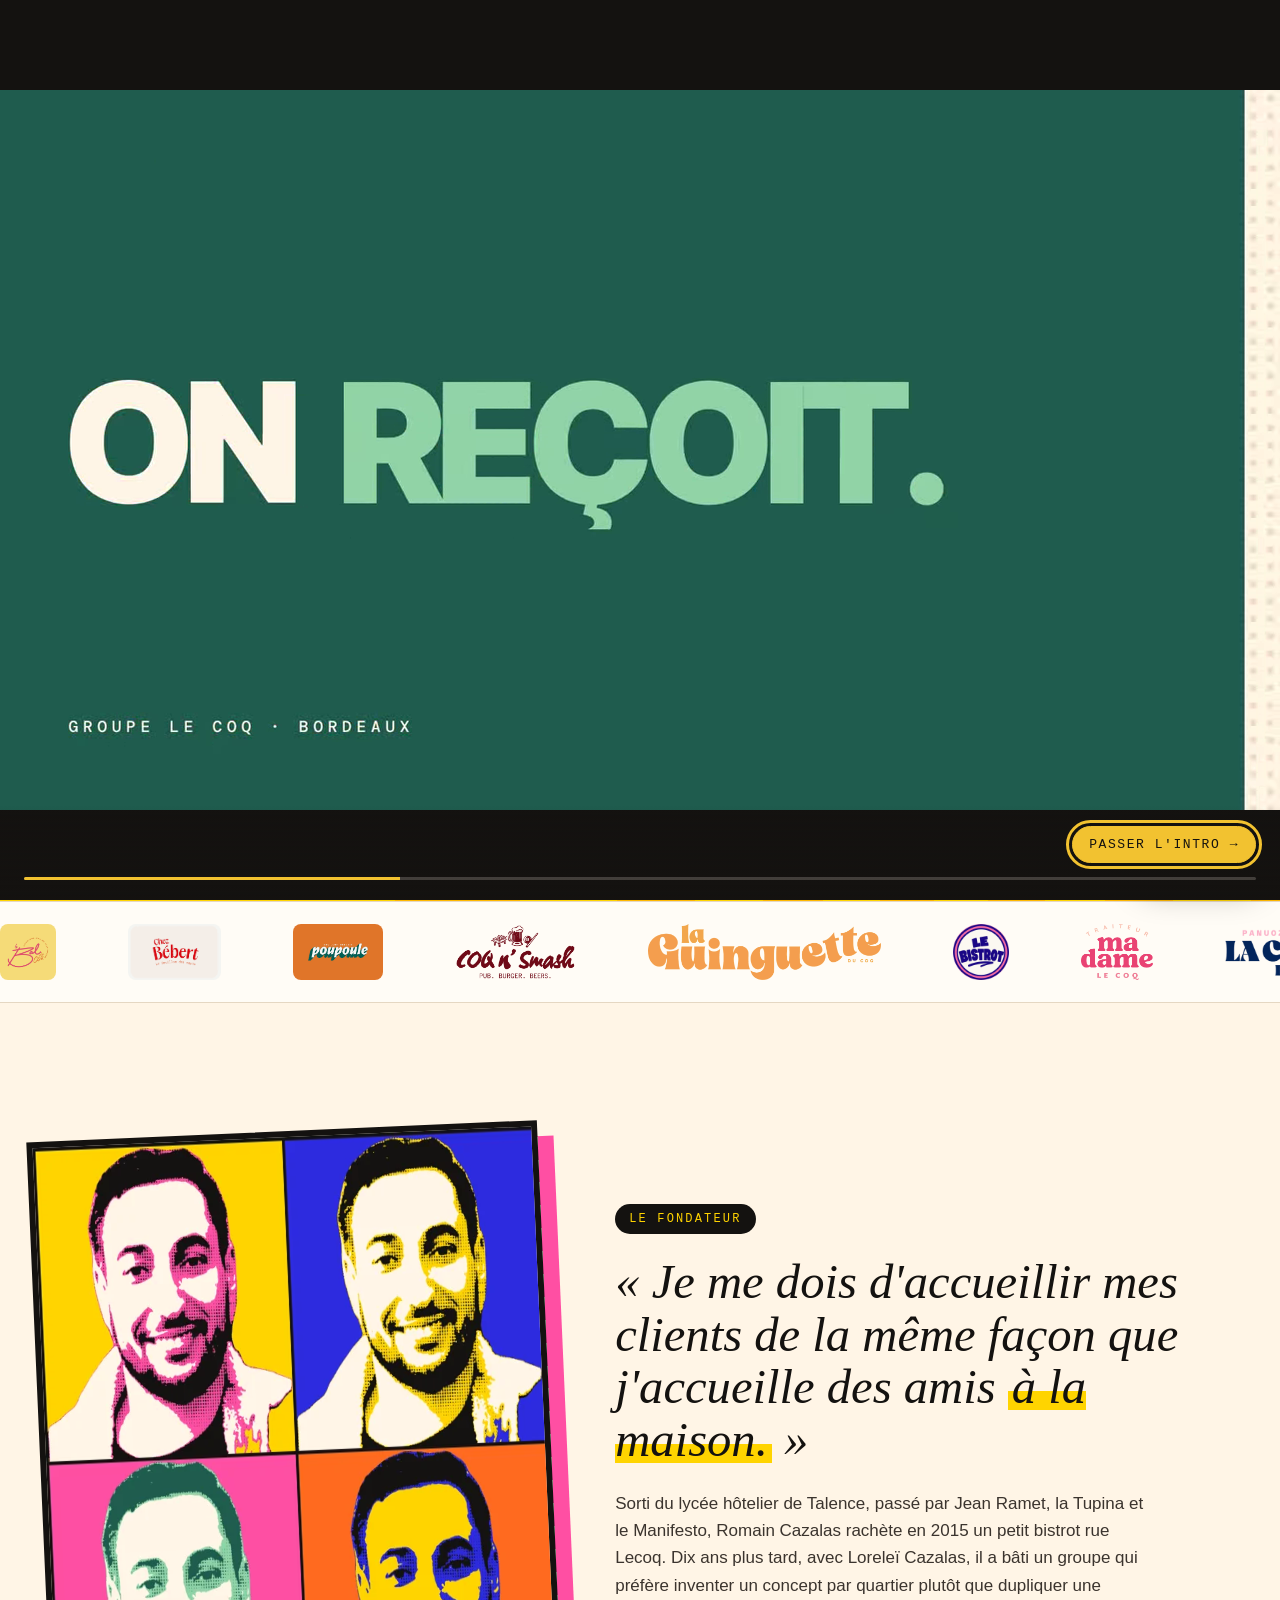
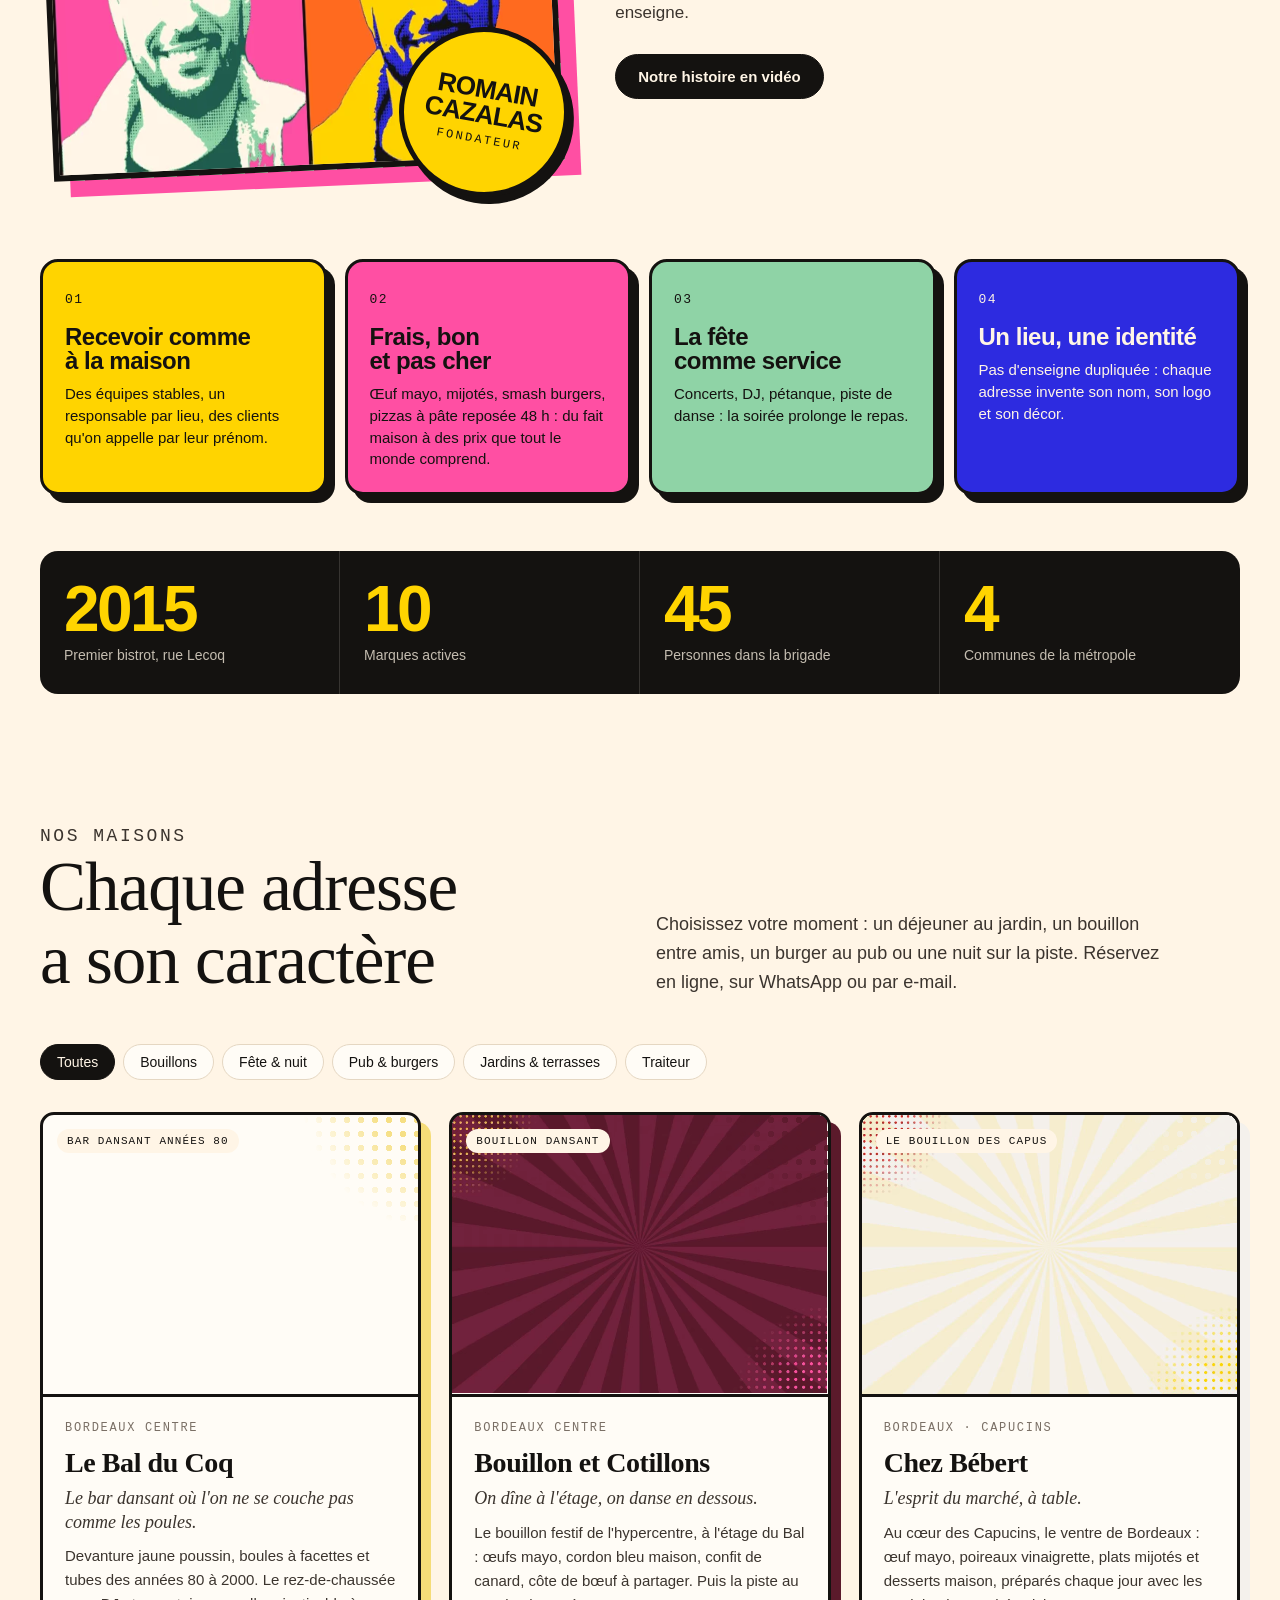
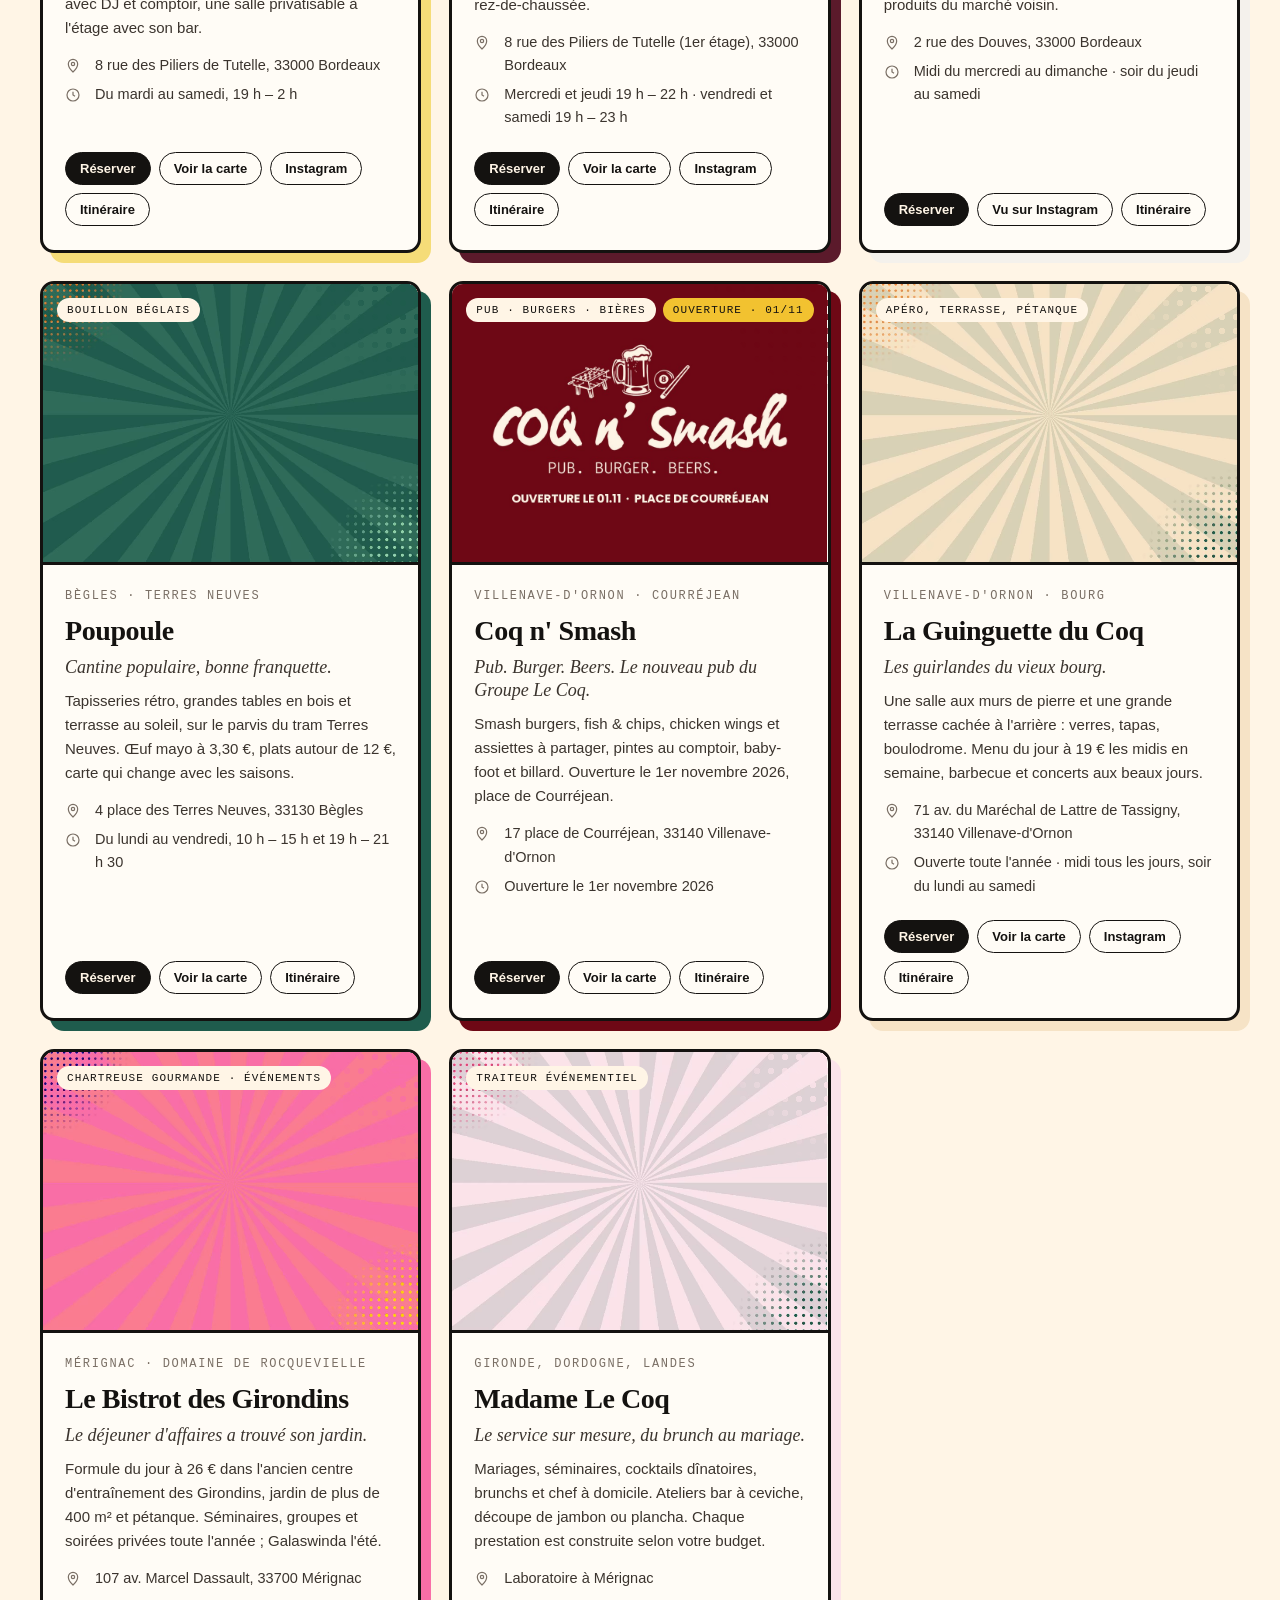
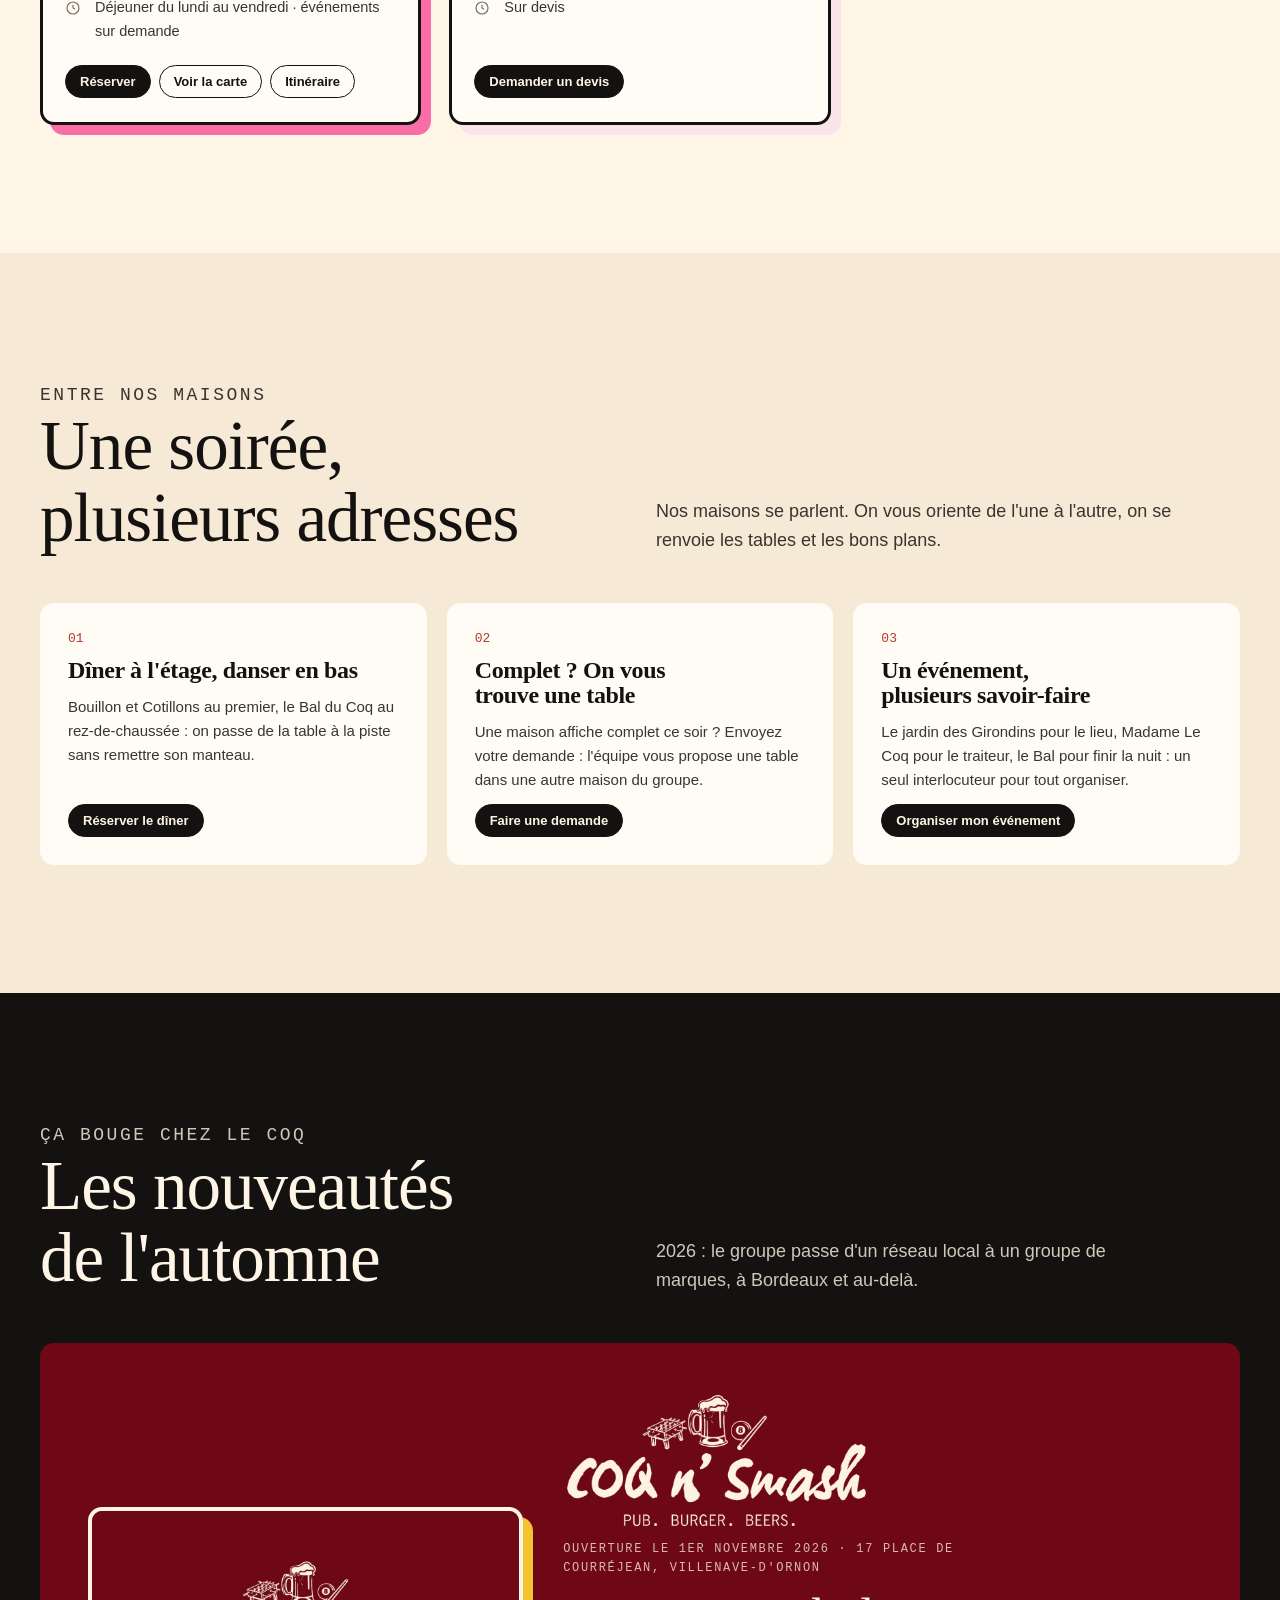
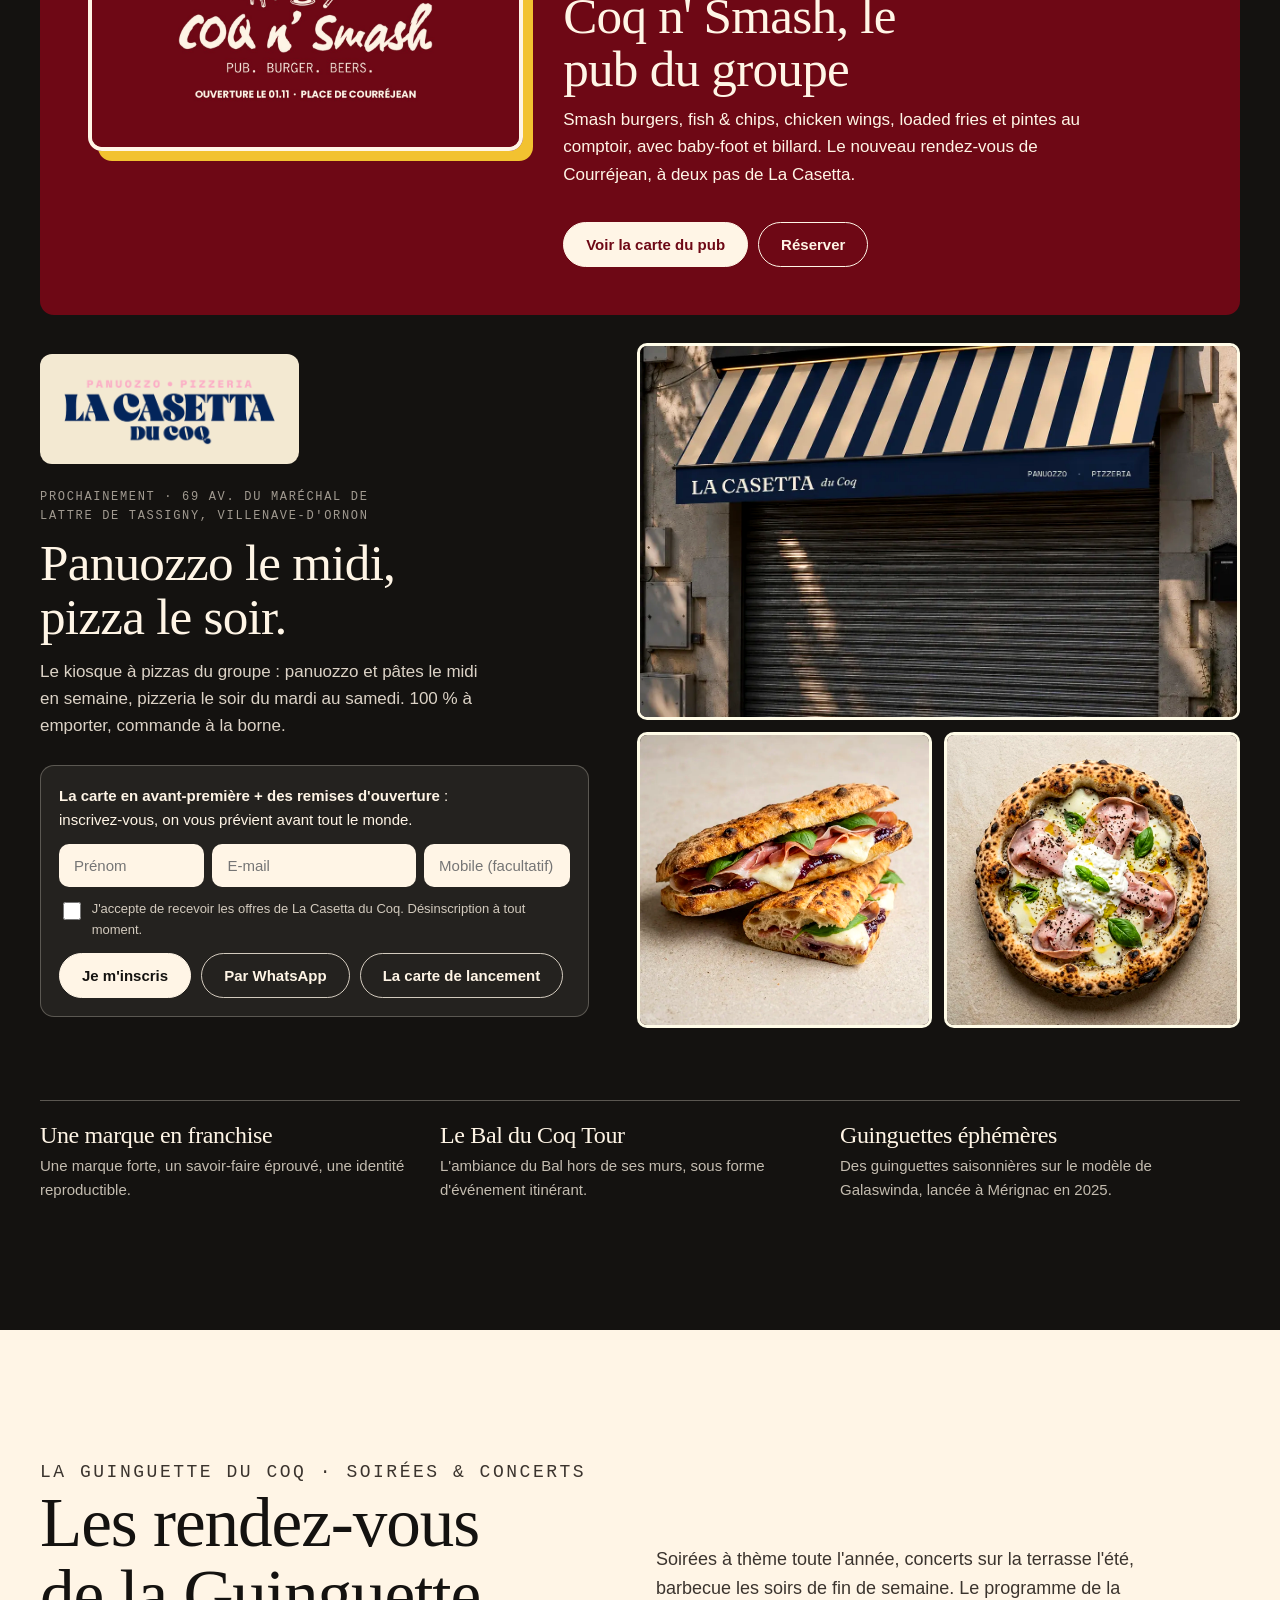
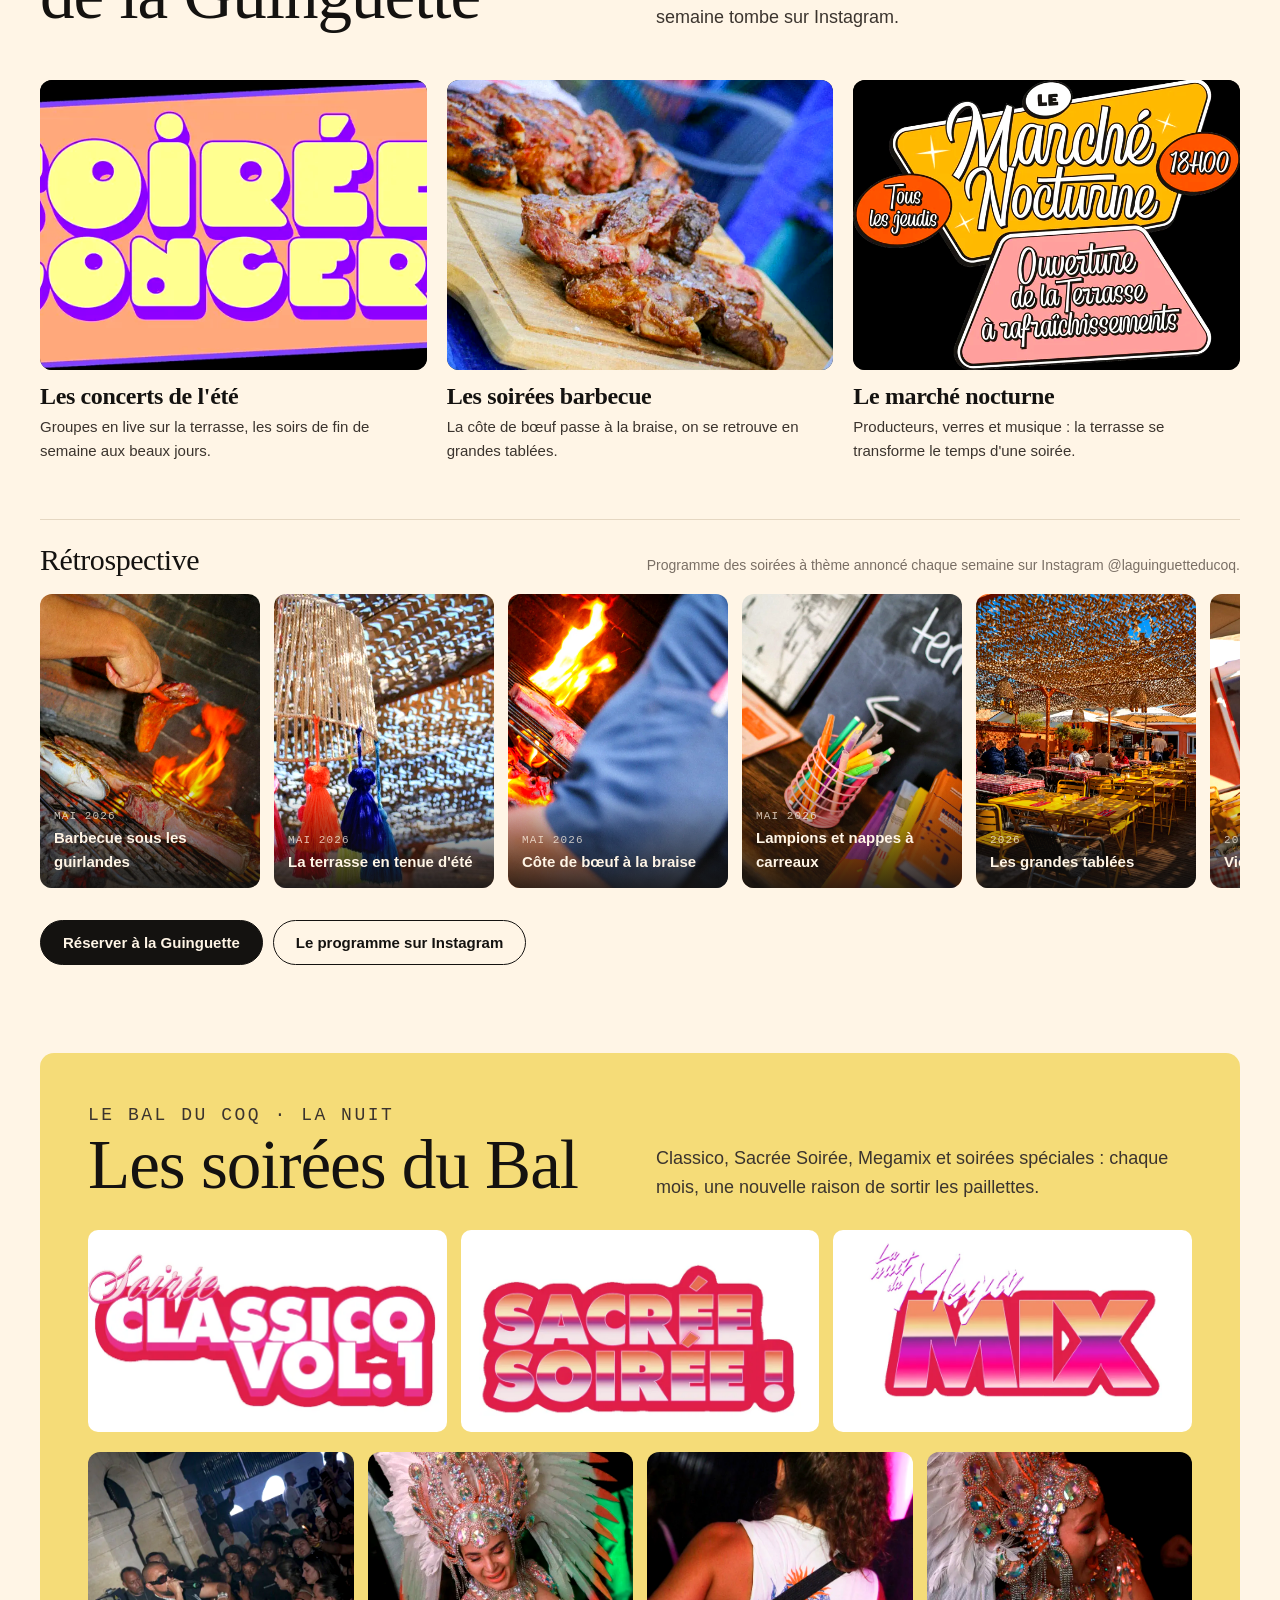
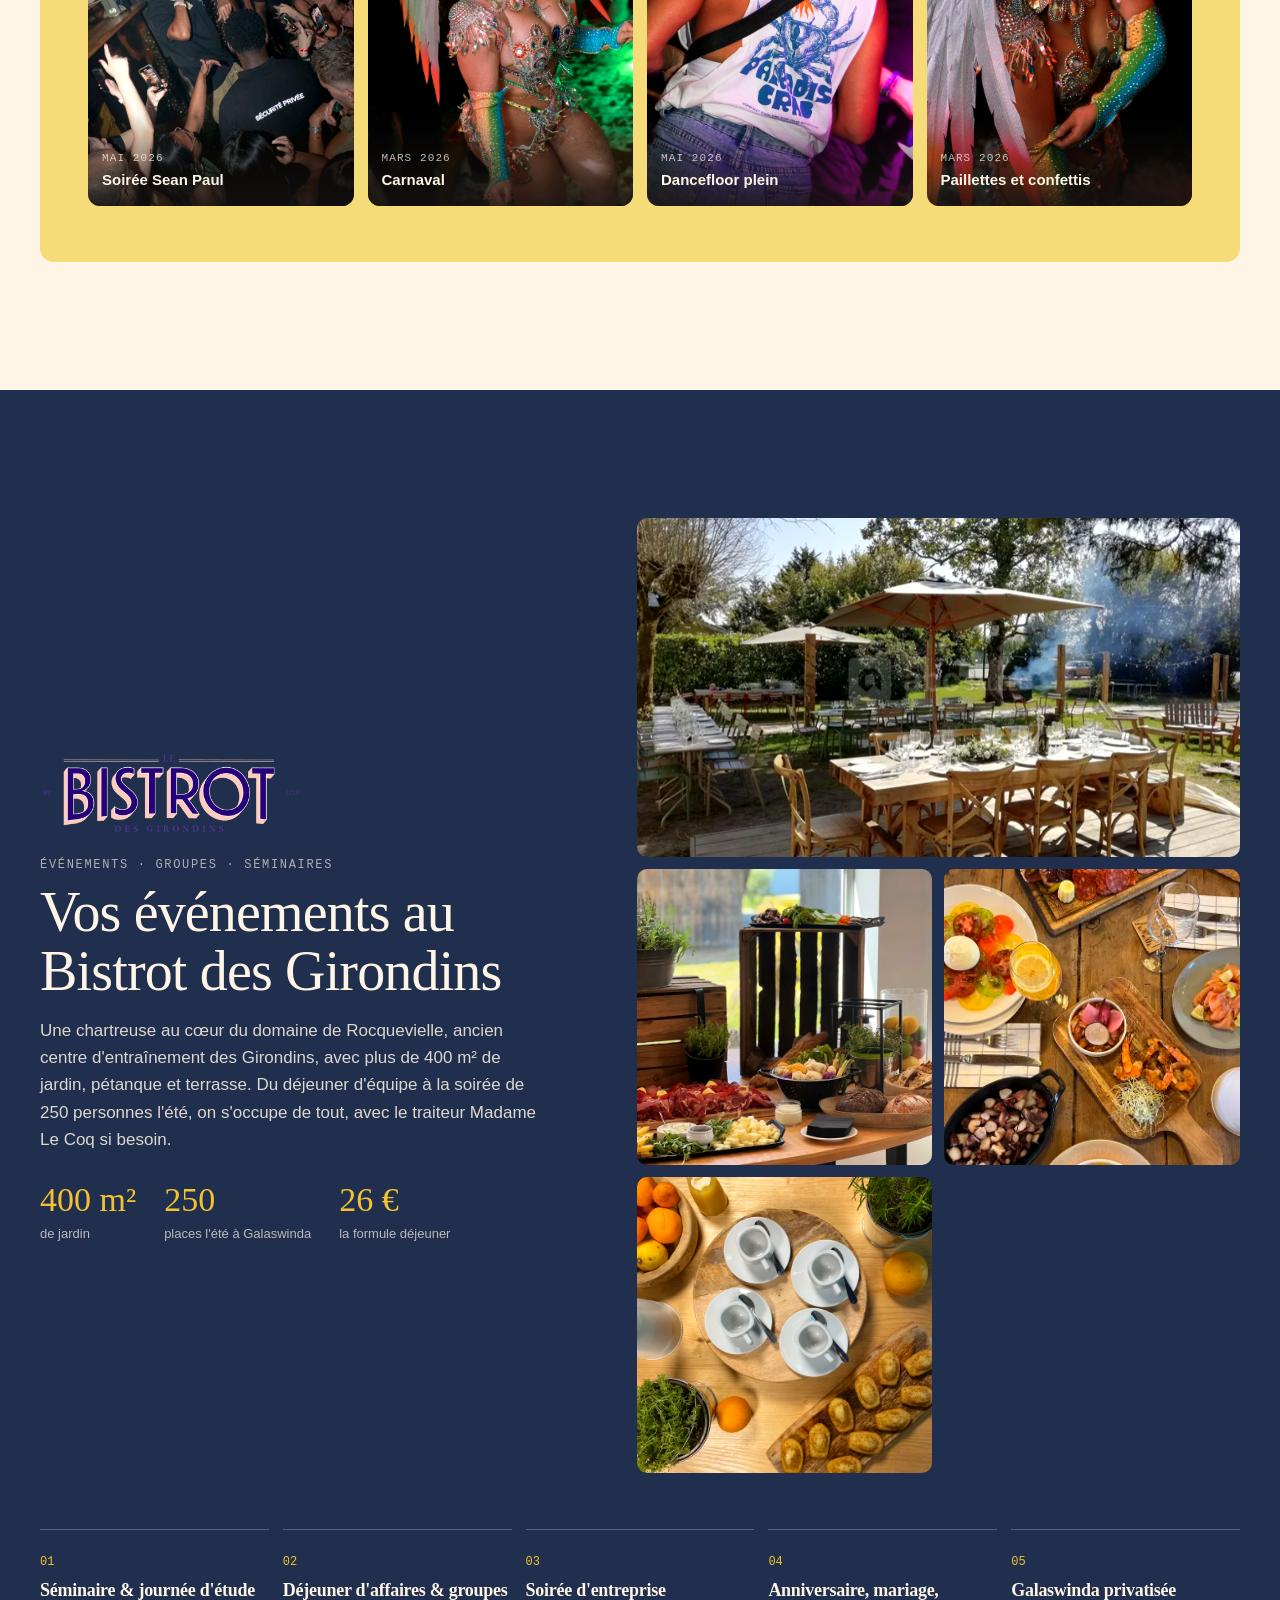
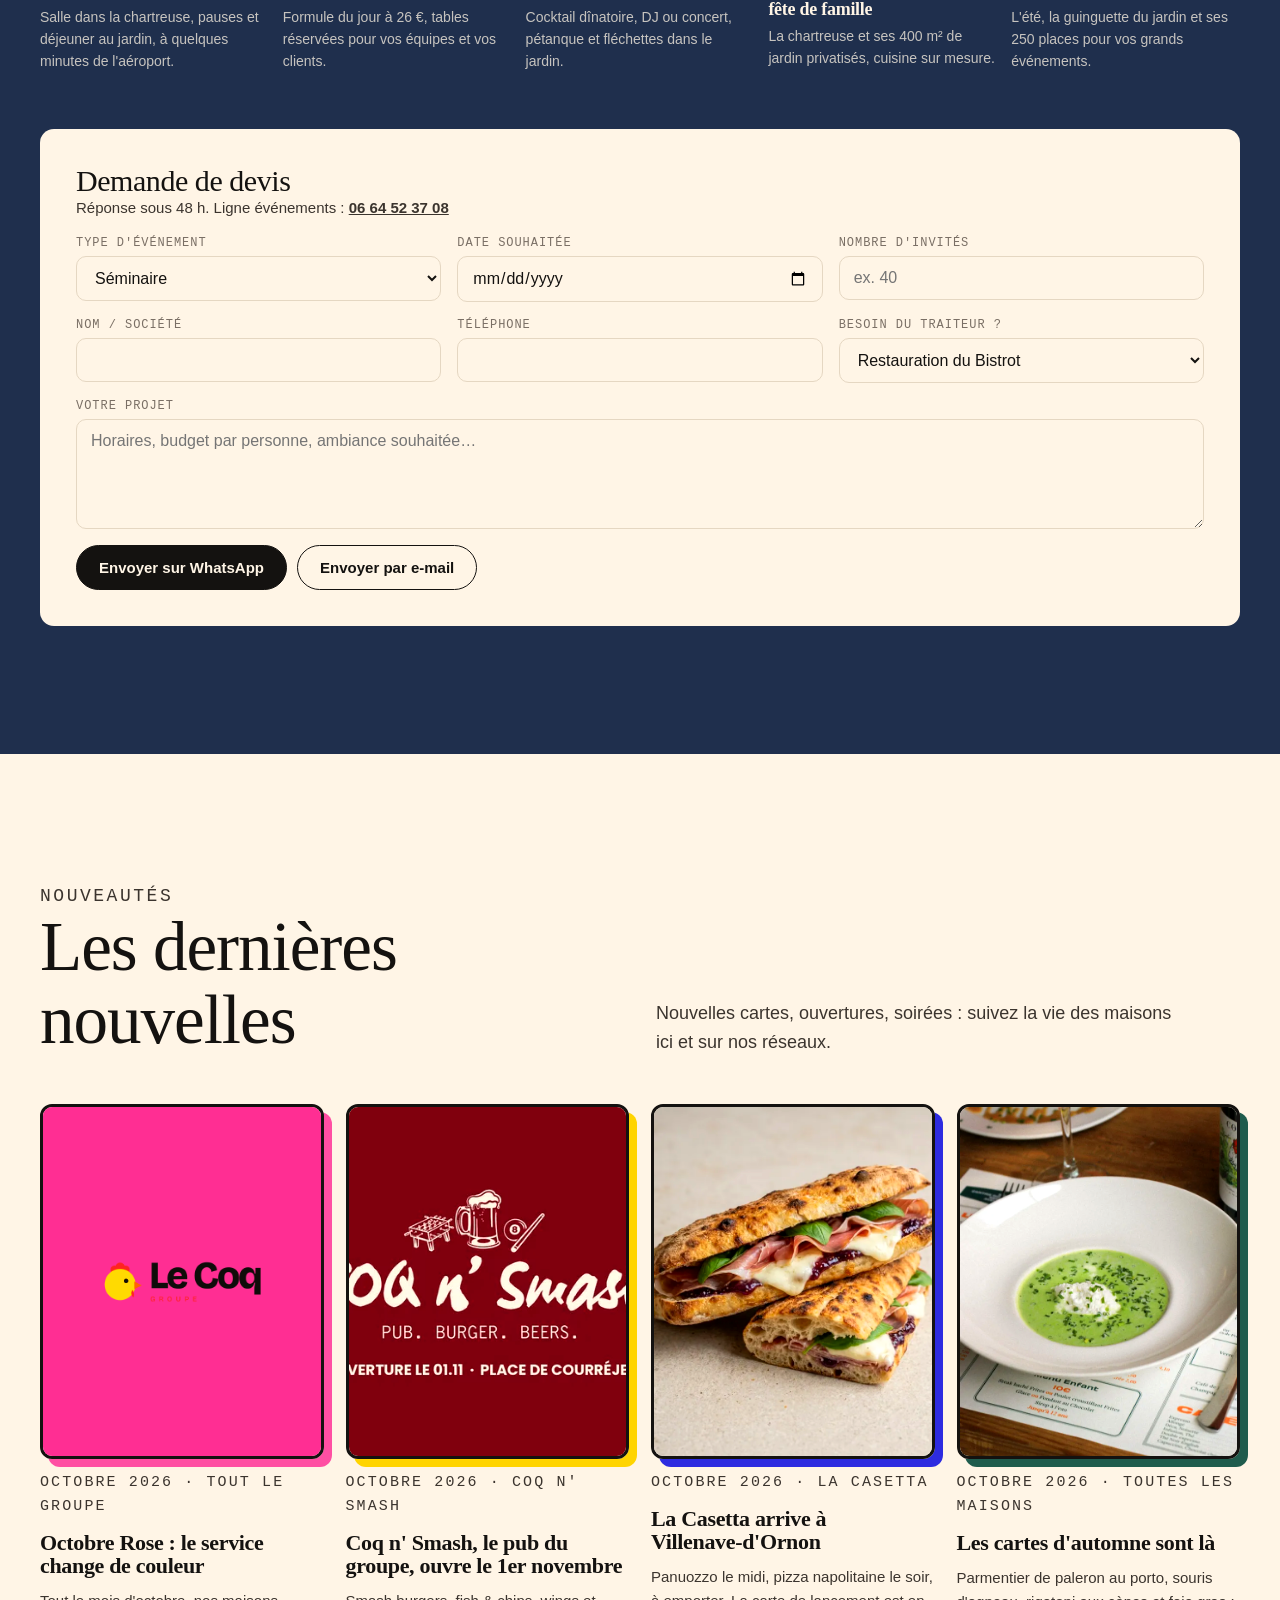
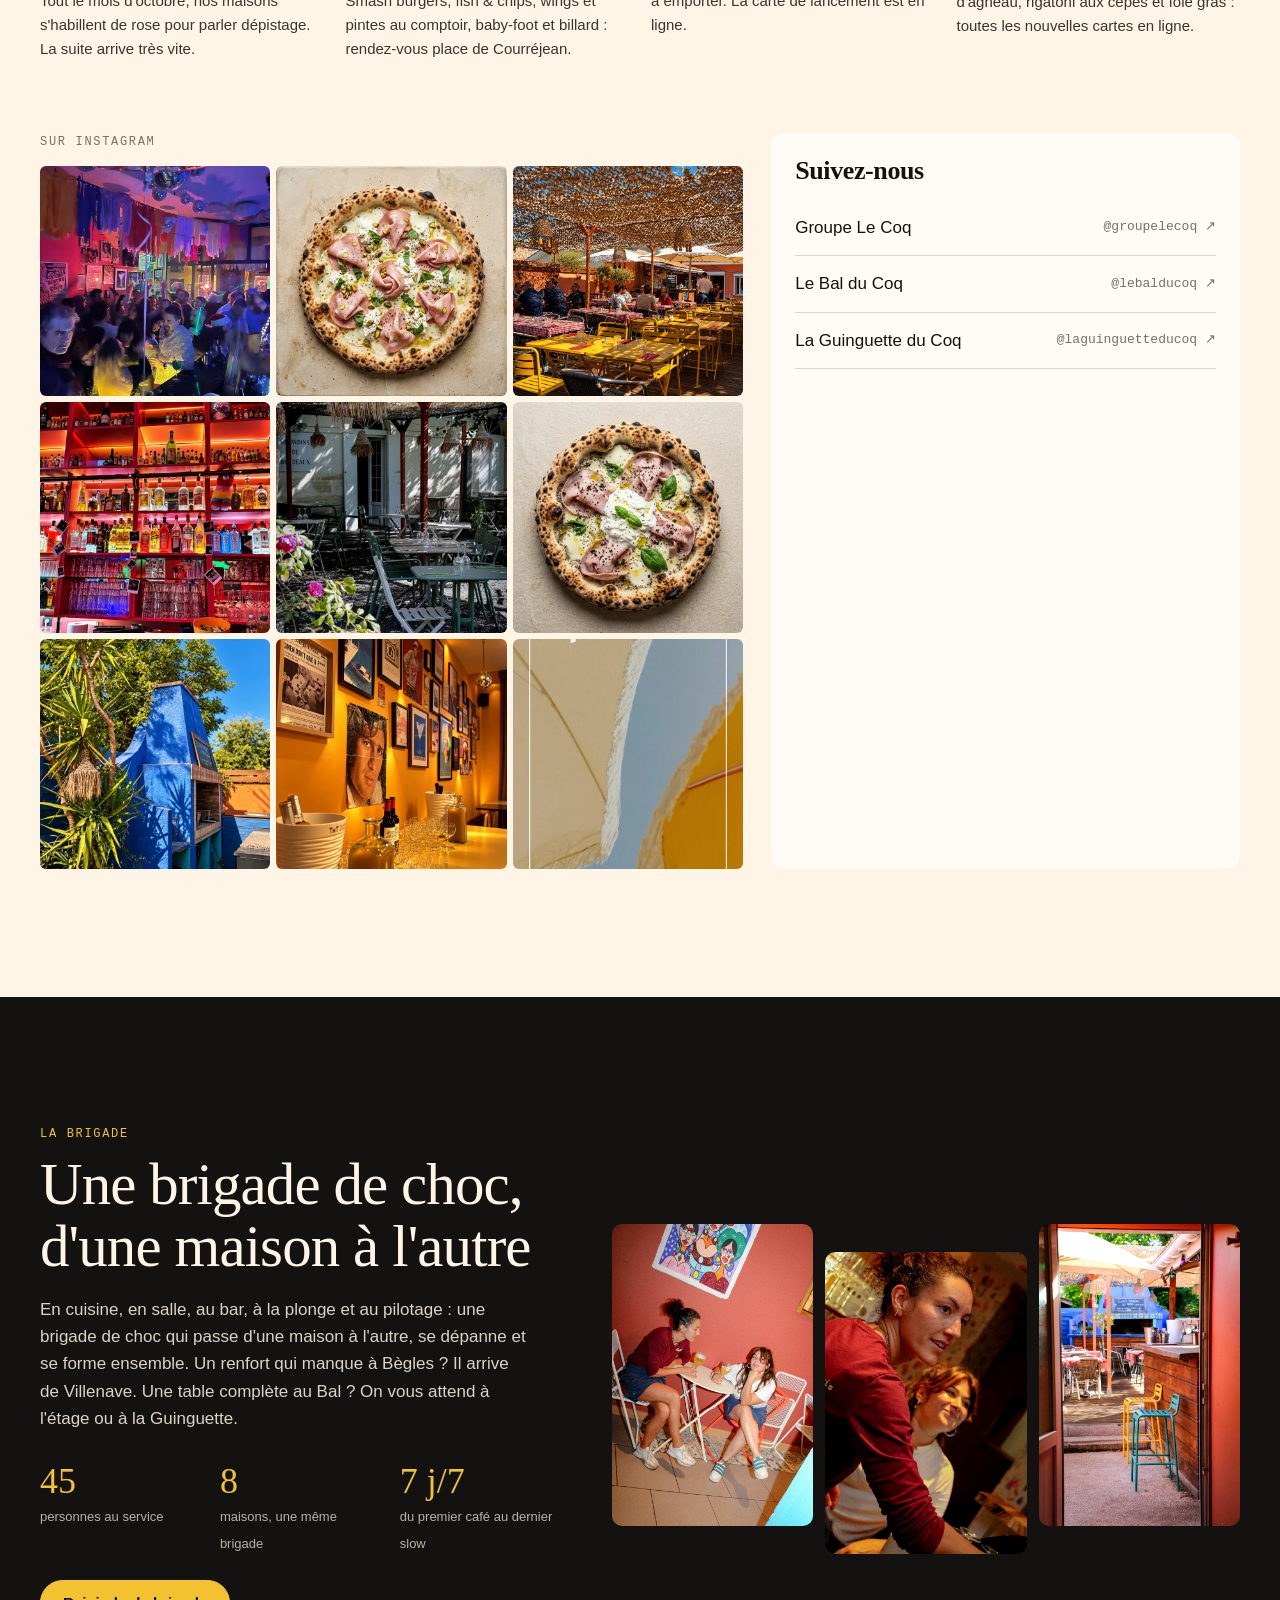
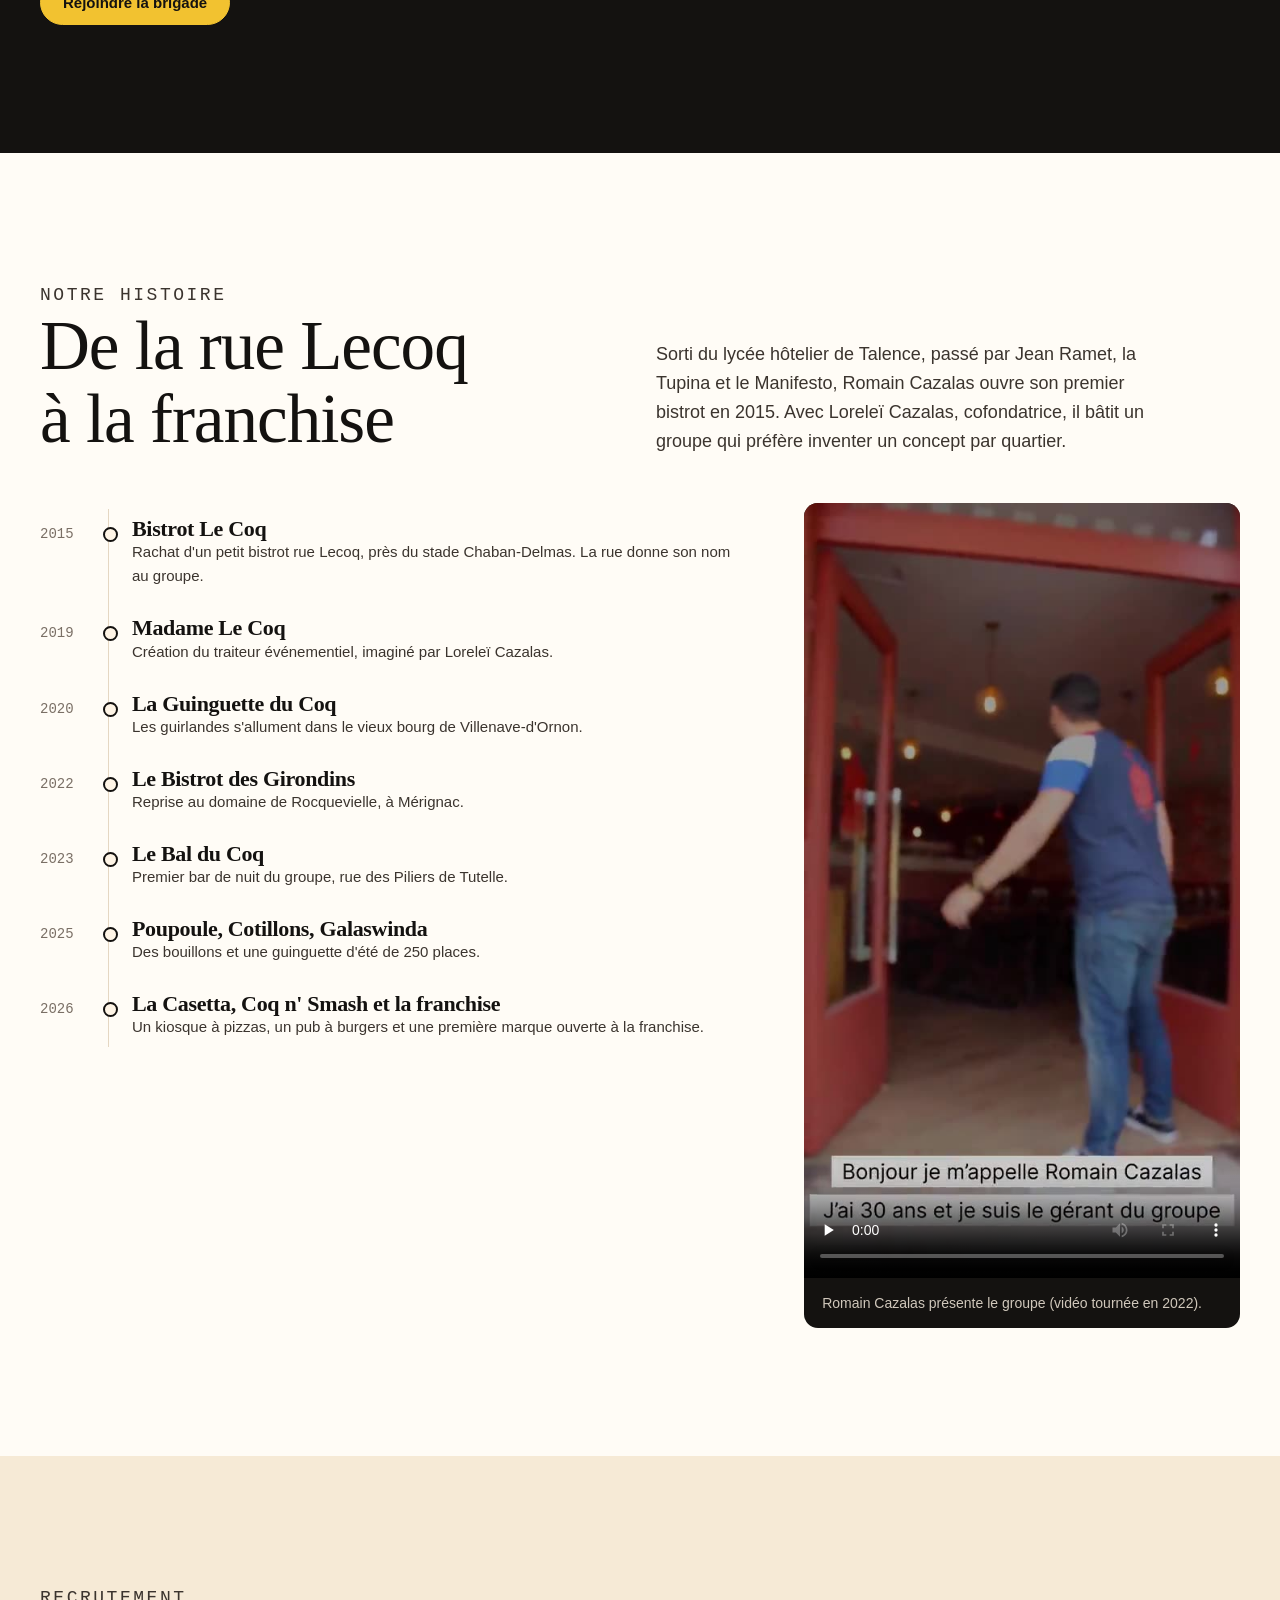
<file: index.html>
<!doctype html>
<html lang="fr">
<head>
<meta charset="utf-8">
<meta name="viewport" content="width=device-width,initial-scale=1,viewport-fit=cover">
<title>Groupe Le Coq · Restaurants, bouillons, guinguettes, pub et bar dansant à Bordeaux</title>
<meta name="description" content="Le Bal du Coq, Bouillon et Cotillons, Chez Bébert, Poupoule, Coq n' Smash, la Guinguette du Coq, le Bistrot des Girondins, La Casetta et Madame Le Coq : un groupe indépendant bordelais depuis 2015. Réservez en ligne, par WhatsApp ou par e-mail.">
<meta http-equiv="Content-Security-Policy" content="default-src 'self'; script-src 'self' https://w.behold.so; style-src 'self' 'unsafe-inline' https://fonts.googleapis.com; font-src 'self' https://fonts.gstatic.com; img-src 'self' data: https:; media-src 'self'; connect-src 'self' https://formspree.io https://*.behold.so; frame-src https://www.facebook.com; object-src 'none'; base-uri 'self'; form-action 'self'; upgrade-insecure-requests">
<meta name="referrer" content="strict-origin-when-cross-origin">
<meta name="theme-color" content="#FFD400">
<link rel="canonical" href="https://www.groupelecoq.fr/">
<meta property="og:site_name" content="Groupe Le Coq">
<meta property="og:locale" content="fr_FR">
<meta property="og:title" content="Groupe Le Coq · Dix ans de tables à la bordelaise">
<meta property="og:description" content="Bouillons, guinguettes, bar dansant, pub et traiteur à Bordeaux, Mérignac, Bègles et Villenave-d'Ornon.">
<meta property="og:url" content="https://www.groupelecoq.fr/">
<meta property="og:image" content="https://www.groupelecoq.fr/assets/video/hero-poster.jpg">
<meta property="og:image:width" content="1280"><meta property="og:image:height" content="720">
<meta property="og:type" content="website">
<meta name="twitter:card" content="summary_large_image">
<link rel="icon" href="assets/logos/lecoq-picto.svg" type="image/svg+xml">
<link rel="apple-touch-icon" href="assets/logos/lecoq-noir.png">
<link rel="preconnect" href="https://fonts.googleapis.com"><link rel="preconnect" href="https://fonts.gstatic.com" crossorigin>
<link rel="stylesheet" href="https://fonts.googleapis.com/css2?family=Fraunces:ital,opsz,wght,SOFT@0,9..144,300..700,0..100;1,9..144,300..700,0..100&family=Familjen+Grotesk:wght@400;500;600;700&family=DM+Mono:wght@400;500&family=Bricolage+Grotesque:opsz,wght@12..96,800&display=swap">
<link rel="stylesheet" href="assets/style.css">
<link rel="preload" as="image" href="assets/img/bdg-assiette-automne-s.webp" fetchpriority="high">
<script type="application/ld+json">{"@context":"https://schema.org","@graph":[
{"@type":"Organization","@id":"https://www.groupelecoq.fr/#org","name":"Groupe Le Coq","url":"https://www.groupelecoq.fr/","logo":"https://www.groupelecoq.fr/assets/logos/lecoq-noir.png","foundingDate":"2015","founder":{"@type":"Person","name":"Romain Cazalas"},"areaServed":"Bordeaux Métropole","sameAs":["https://www.instagram.com/groupelecoq/"]},
{"@type":"WebSite","@id":"https://www.groupelecoq.fr/#site","url":"https://www.groupelecoq.fr/","name":"Groupe Le Coq","inLanguage":"fr-FR","publisher":{"@id":"https://www.groupelecoq.fr/#org"}},
{"@type":"BarOrPub","name":"Le Bal du Coq","telephone":"+33557603404","address":{"@type":"PostalAddress","streetAddress":"8 rue des Piliers de Tutelle","postalCode":"33000","addressLocality":"Bordeaux","addressCountry":"FR"},"parentOrganization":{"@id":"https://www.groupelecoq.fr/#org"},"url":"https://www.groupelecoq.fr/#maison-bal","sameAs":["https://www.instagram.com/lebalducoq/"]},
{"@type":"Restaurant","name":"Bouillon et Cotillons","servesCuisine":"Française","telephone":"+33682920595","address":{"@type":"PostalAddress","streetAddress":"8 rue des Piliers de Tutelle","postalCode":"33000","addressLocality":"Bordeaux","addressCountry":"FR"},"parentOrganization":{"@id":"https://www.groupelecoq.fr/#org"},"hasMenu":"https://www.groupelecoq.fr/cartes.html#cotillons"},
{"@type":"Restaurant","name":"Chez Bébert","servesCuisine":"Bouillon","telephone":"+33556921078","address":{"@type":"PostalAddress","streetAddress":"2 rue des Douves","postalCode":"33000","addressLocality":"Bordeaux","addressCountry":"FR"},"parentOrganization":{"@id":"https://www.groupelecoq.fr/#org"}},
{"@type":"Restaurant","name":"Poupoule","servesCuisine":"Bouillon","telephone":"+33778809382","address":{"@type":"PostalAddress","streetAddress":"4 place des Terres Neuves","postalCode":"33130","addressLocality":"Bègles","addressCountry":"FR"},"parentOrganization":{"@id":"https://www.groupelecoq.fr/#org"},"hasMenu":"https://www.groupelecoq.fr/cartes.html#poupoule"},
{"@type":"BarOrPub","name":"Coq n' Smash","description":"Pub. Burger. Beers. Le pub du Groupe Le Coq, ouverture le 1er novembre 2026.","servesCuisine":["Burgers","Pub"],"telephone":"+33763025976","address":{"@type":"PostalAddress","streetAddress":"17 place de Courréjean","postalCode":"33140","addressLocality":"Villenave-d'Ornon","addressCountry":"FR"},"image":"https://www.groupelecoq.fr/assets/og/coqnsmash.jpg","parentOrganization":{"@id":"https://www.groupelecoq.fr/#org"},"hasMenu":"https://www.groupelecoq.fr/cartes.html#coqnsmash"},
{"@type":"Restaurant","name":"La Guinguette du Coq","telephone":"+33615755148","address":{"@type":"PostalAddress","streetAddress":"71 av. du Maréchal de Lattre de Tassigny","postalCode":"33140","addressLocality":"Villenave-d'Ornon","addressCountry":"FR"},"parentOrganization":{"@id":"https://www.groupelecoq.fr/#org"},"hasMenu":"https://www.groupelecoq.fr/cartes.html#guinguette","sameAs":["https://www.instagram.com/laguinguetteducoq/"]},
{"@type":"Restaurant","name":"Le Bistrot des Girondins","telephone":"+33556341875","address":{"@type":"PostalAddress","streetAddress":"107 av. Marcel Dassault","postalCode":"33700","addressLocality":"Mérignac","addressCountry":"FR"},"parentOrganization":{"@id":"https://www.groupelecoq.fr/#org"},"hasMenu":"https://www.groupelecoq.fr/cartes.html#bdg"},
{"@type":"Restaurant","name":"La Casetta du Coq","description":"Panuozzo et pâtes le midi, pizzeria le soir, 100 % à emporter.","servesCuisine":["Pizza","Italienne"],"address":{"@type":"PostalAddress","streetAddress":"69 av. du Maréchal de Lattre de Tassigny","postalCode":"33140","addressLocality":"Villenave-d'Ornon","addressCountry":"FR"},"image":"https://www.groupelecoq.fr/assets/og/casetta.jpg","parentOrganization":{"@id":"https://www.groupelecoq.fr/#org"},"hasMenu":"https://www.groupelecoq.fr/cartes.html#casetta"}
]}</script>
</head>
<body>
<a class="sr" href="#maisons">Aller aux maisons</a>
<!-- INTRO : film d'ouverture -->
<div class="intro" id="intro" role="dialog" aria-label="Film d'ouverture du Groupe Le Coq" hidden>
  <video id="intro-video" muted playsinline preload="auto" poster="assets/video/intro-poster.jpg"></video>
  <div class="intro-ui">
    <button class="intro-skip" type="button" id="intro-skip">Passer l'intro →</button>
    <div class="intro-bar"><span id="intro-prog"></span></div>
  </div>
</div>


<header class="top" id="top">
  <div class="wrap">
    <a class="logo" href="index.html" aria-label="Groupe Le Coq, accueil"><img src="assets/logos/lecoq-noir.png" alt="Groupe Le Coq" width="1196" height="340"></a>
    <nav class="nav" id="nav" aria-label="Navigation principale">
      <a href="#maisons">Nos maisons</a>
      <a href="cartes.html">Les cartes</a>
      <a href="galerie.html">Galerie</a>
      <a href="#soirees">Soirées</a>
      <a href="#evenements">Événements</a>
      <a href="#brigade">La brigade</a>
      <a href="#recrutement">Recrutement</a>
      <a href="#presse">Presse</a>
    </nav>
    <button class="btn sm resa-btn" type="button" data-resa="">Réserver</button>
    <button class="burger" id="burger" type="button" aria-label="Ouvrir le menu" aria-expanded="false" aria-controls="nav"><span></span><span></span><span></span></button>
  </div>
</header>

<main>
  <!-- HERO pop -->
  <section class="hero-pop" aria-label="Présentation">
    <div class="hp-sun" aria-hidden="true"></div>
    <div class="hp-dots hp-dots-a" aria-hidden="true"></div>
    <div class="hp-dots hp-dots-b" aria-hidden="true"></div>
    <div class="wrap hp-grid">
      <div class="hp-txt">
        <p class="hp-pill">Groupe Le Coq · Bordeaux depuis 2015</p>
        <h1 class="hp-h1"><span class="hp-on">On</span> <span class="hp-win"><span class="hp-roll" id="hp-roll"><span>mange.</span><span>trinque.</span><span>danse.</span><span>reçoit.</span><span>mange.</span></span></span></h1>
        <p class="hp-tag">Dix ans de tables <em>à la bordelaise.</em></p>
        <p class="hp-sub">Bouillons, guinguettes, bar dansant, pub, pizzas et traiteur : une dizaine de maisons à Bordeaux, Mérignac, Bègles et Villenave-d'Ornon.</p>
        <div class="hp-ctas">
          <button class="btn noir" type="button" data-resa="">Réserver une table</button>
          <a class="btn contour-noir" href="cartes.html">Les cartes du moment</a>
          <button class="btn-film" type="button" id="revoir-film"><span>▶</span> Le film du groupe</button>
        </div>
      </div>
      <div class="hp-collage" aria-hidden="true">
        <div class="hp-cut hp-c1"><img src="assets/img/bdg-assiette-automne-s.webp" alt="" width="720" height="960" fetchpriority="high"></div>
        <div class="hp-cut hp-c2"><img src="assets/img/bal-carnaval-2-s.webp" alt="" width="720" height="1080"></div>
        <div class="hp-cut hp-c3"><img src="assets/img/pou-vert-s.webp" alt="" width="387" height="516"></div>
        <div class="hp-st hp-s1" style="background:#F5DC78"><img src="assets/logos/bal.png" alt="" width="818" height="818"></div>
        <div class="hp-st hp-s2"><img src="assets/logos/bistrot-rond.png" alt="" width="600" height="600"></div>
        <div class="hp-st hp-s3" style="background:#F6E3C6"><img src="assets/logos/guinguette.png" alt="" width="900" height="216"></div>
        <div class="hp-st hp-s4"><b>PUB</b><small>01.11</small></div>
      </div>
    </div>
    <div class="hp-band" aria-hidden="true"><div>Bouillons ✦ Guinguettes ✦ Pub ✦ Bar dansant ✦ Pizzas ✦ Jardins ✦ Traiteur ✦ Bouillons ✦ Guinguettes ✦ Pub ✦ Bar dansant ✦ Pizzas ✦ Jardins ✦ Traiteur ✦&nbsp;</div></div>
  </section>

  <div class="marquee" aria-label="Nos marques"><div class="track" id="marquee"></div></div>

  <!-- OCTOBRE ROSE -->
  <section class="sec octobre-rose" id="octobre-rose" hidden>
    <div class="wrap or-grid">
      <div class="or-txt">
        <p class="or-pill">Octobre Rose · 2026</p>
        <h2 id="or-titre"></h2>
        <p id="or-texte"></p>
        <p class="or-suite" id="or-suite"></p>
        <div class="row"><a class="btn noir" id="or-insta" target="_blank" rel="noopener">Suivre sur Instagram</a><a class="btn contour-noir" id="or-lien" target="_blank" rel="noopener">Le dépistage, ça se réserve</a></div>
      </div>
      <div class="or-video"><video id="or-video" muted loop playsinline preload="none" aria-label="Teaser Octobre Rose du Groupe Le Coq"></video></div>
    </div>
    <div class="or-marquee" aria-hidden="true"><div>12 lieux · 1 cause · tout le monde en rose · 12 lieux · 1 cause · tout le monde en rose · 12 lieux · 1 cause · tout le monde en rose ·&nbsp;</div></div>
  </section>

  <!-- FONDATEUR / MANIFESTE -->
  <section class="sec fondateur" id="fondateur">
    <div class="wrap">
      <div class="fd-grid">
        <figure class="fd-portrait reveal">
          <img src="assets/img/romain-pop-s.webp" srcset="assets/img/romain-pop-s.webp 640w, assets/img/romain-pop.webp 1200w" sizes="(max-width:820px) 90vw, 520px" alt="Portrait pop art de Romain Cazalas, fondateur du Groupe Le Coq" width="640" height="640" loading="lazy" decoding="async">
          <figcaption class="fd-sticker"><b>Romain Cazalas</b><span>Fondateur</span></figcaption>
        </figure>
        <div class="fd-txt reveal">
          <p class="hp-pill">Le fondateur</p>
          <blockquote>« Je me dois d'accueillir mes clients de la même façon que j'accueille des amis <mark>à la maison.</mark> »</blockquote>
          <p class="fd-bio">Sorti du lycée hôtelier de Talence, passé par Jean Ramet, la Tupina et le Manifesto, Romain Cazalas rachète en 2015 un petit bistrot rue Lecoq. Dix ans plus tard, avec Loreleï Cazalas, il a bâti un groupe qui préfère inventer un concept par quartier plutôt que dupliquer une enseigne.</p>
          <a class="btn noir" href="#histoire">Notre histoire en vidéo</a>
        </div>
      </div>
      <div class="fd-conv">
        <div class="cv reveal" style="--c:#FFD400"><b>01</b><h3>Recevoir comme à la maison</h3><p>Des équipes stables, un responsable par lieu, des clients qu'on appelle par leur prénom.</p></div>
        <div class="cv reveal" style="--c:#FF4FA3"><b>02</b><h3>Frais, bon et pas cher</h3><p>Œuf mayo, mijotés, smash burgers, pizzas à pâte reposée 48 h : du fait maison à des prix que tout le monde comprend.</p></div>
        <div class="cv reveal" style="--c:#8FD3A6"><b>03</b><h3>La fête comme service</h3><p>Concerts, DJ, pétanque, piste de danse : la soirée prolonge le repas.</p></div>
        <div class="cv reveal" style="--c:#2D2BE0;--t:#FFF5E6"><b>04</b><h3>Un lieu, une identité</h3><p>Pas d'enseigne dupliquée : chaque adresse invente son nom, son logo et son décor.</p></div>
      </div>
      <div class="fd-chiffres reveal">
        <div><strong>2015</strong><span>Premier bistrot, rue Lecoq</span></div>
        <div><strong>10</strong><span>Marques actives</span></div>
        <div><strong>45</strong><span>Personnes dans la brigade</span></div>
        <div><strong>4</strong><span>Communes de la métropole</span></div>
      </div>
    </div>
  </section>

  <!-- MAISONS -->
  <section class="sec" id="maisons" style="padding-top:0">
    <div class="wrap">
      <div class="sec-head">
        <div><p class="label">Nos maisons</p><h2>Chaque adresse a son caractère</h2></div>
        <p>Choisissez votre moment : un déjeuner au jardin, un bouillon entre amis, un burger au pub ou une nuit sur la piste. Réservez en ligne, sur WhatsApp ou par e-mail.</p>
      </div>
      <div class="filtres" id="filtres" role="group" aria-label="Filtrer les maisons"></div>
      <div class="maisons" id="liste-maisons"></div>
    </div>
  </section>

  <!-- ENTRE NOS MAISONS -->
  <section class="sec passerelles" id="entre-maisons">
    <div class="wrap">
      <div class="sec-head">
        <div><p class="label">Entre nos maisons</p><h2>Une soirée, plusieurs adresses</h2></div>
        <p>Nos maisons se parlent. On vous oriente de l'une à l'autre, on se renvoie les tables et les bons plans.</p>
      </div>
      <div class="ponts">
        <article class="pont"><span class="num">01</span><h3>Dîner à l'étage, danser en bas</h3><p>Bouillon et Cotillons au premier, le Bal du Coq au rez-de-chaussée : on passe de la table à la piste sans remettre son manteau.</p><button class="btn sm" type="button" data-resa="cotillons">Réserver le dîner</button></article>
        <article class="pont"><span class="num">02</span><h3>Complet ? On vous trouve une table</h3><p>Une maison affiche complet ce soir ? Envoyez votre demande : l'équipe vous propose une table dans une autre maison du groupe.</p><button class="btn sm" type="button" data-resa="">Faire une demande</button></article>
        <article class="pont"><span class="num">03</span><h3>Un événement, plusieurs savoir-faire</h3><p>Le jardin des Girondins pour le lieu, Madame Le Coq pour le traiteur, le Bal pour finir la nuit : un seul interlocuteur pour tout organiser.</p><a class="btn sm" href="#evenements">Organiser mon événement</a></article>
      </div>
    </div>
  </section>

  <!-- BIENTÔT -->
  <section class="sec bientot" id="bientot">
    <div class="wrap">
      <div class="sec-head">
        <div><p class="label">Ça bouge chez Le Coq</p><h2>Les nouveautés de l'automne</h2></div>
        <p>2026 : le groupe passe d'un réseau local à un groupe de marques, à Bordeaux et au-delà.</p>
      </div>
      <div class="duo">
        <article class="nouv pub">
          <div class="pub-vid"><video data-auto muted loop playsinline preload="none" poster="assets/video/coqnsmash-teaser-poster.jpg" aria-label="Teaser Coq n' Smash, le pub du Groupe Le Coq"><source src="assets/video/coqnsmash-teaser.mp4" type="video/mp4"></video></div>
          <img class="lg-pub" src="assets/logos/coqnsmash-blanc.png" alt="Coq n' Smash · Pub. Burger. Beers." width="900" height="408" loading="lazy">
          <p class="label">Ouverture le 1er novembre 2026 · 17 place de Courréjean, Villenave-d'Ornon</p>
          <h3>Coq n' Smash, le pub du groupe</h3>
          <p>Smash burgers, fish &amp; chips, chicken wings, loaded fries et pintes au comptoir, avec baby-foot et billard. Le nouveau rendez-vous de Courréjean, à deux pas de La Casetta.</p>
          <div class="row"><a class="btn blanc" href="cartes.html#coqnsmash">Voir la carte du pub</a><button class="btn contour-blanc" type="button" data-resa="coqnsmash">Réserver</button></div>
        </article>
        <div id="feature"></div>
      </div>
      <div class="projets">
        <div><h4>Une marque en franchise</h4><p>Une marque forte, un savoir-faire éprouvé, une identité reproductible.</p></div>
        <div><h4>Le Bal du Coq Tour</h4><p>L'ambiance du Bal hors de ses murs, sous forme d'événement itinérant.</p></div>
        <div><h4>Guinguettes éphémères</h4><p>Des guinguettes saisonnières sur le modèle de Galaswinda, lancée à Mérignac en 2025.</p></div>
      </div>
    </div>
  </section>

  <!-- SOIRÉES -->
  <section class="sec" id="soirees">
    <div class="wrap">
      <div class="sec-head">
        <div><p class="label">La Guinguette du Coq · soirées &amp; concerts</p><h2>Les rendez-vous de la Guinguette</h2></div>
        <p>Soirées à thème toute l'année, concerts sur la terrasse l'été, barbecue les soirs de fin de semaine. Le programme de la semaine tombe sur Instagram.</p>
      </div>
      <div class="rdv" id="rdv"></div>
      <div class="retro-head"><h3>Rétrospective</h3><p id="gdc-note"></p></div>
      <div class="retro" id="retro-gdc"></div>
      <div class="row" style="margin-top:24px"><button class="btn" type="button" data-resa="guinguette">Réserver à la Guinguette</button><a class="btn clair" href="https://www.instagram.com/laguinguetteducoq/" target="_blank" rel="noopener">Le programme sur Instagram</a></div>

      <div class="bal-soirees">
        <div class="sec-head" style="margin-bottom:28px">
          <div><p class="label">Le Bal du Coq · la nuit</p><h2>Les soirées du Bal</h2></div>
          <p>Classico, Sacrée Soirée, Megamix et soirées spéciales : chaque mois, une nouvelle raison de sortir les paillettes.</p>
        </div>
        <div class="formats" id="bal-formats"></div>
        <div class="retro" id="retro-bal"></div>
      </div>
    </div>
  </section>

  <!-- ÉVÉNEMENTS BDG -->
  <section class="sec events-bdg" id="evenements">
    <div class="wrap">
      <div class="ev-hero">
        <div class="ev-txt">
          <img class="lg" src="assets/logos/bdg.png" alt="Le Bistrot des Girondins" width="900" height="310" loading="lazy">
          <p class="label">Événements · groupes · séminaires</p>
          <h2>Vos événements au Bistrot des Girondins</h2>
          <p>Une chartreuse au cœur du domaine de Rocquevielle, ancien centre d'entraînement des Girondins, avec plus de 400 m² de jardin, pétanque et terrasse. Du déjeuner d'équipe à la soirée de 250 personnes l'été, on s'occupe de tout, avec le traiteur Madame Le Coq si besoin.</p>
          <div class="ev-kpi"><div><strong>400 m²</strong><span>de jardin</span></div><div><strong>250</strong><span>places l'été à Galaswinda</span></div><div><strong>26 €</strong><span>la formule déjeuner</span></div></div>
        </div>
        <div class="ev-gal" id="ev-gal"></div>
      </div>
      <div class="ev-formats" id="ev-formats"></div>
      <form class="devis" id="devis" novalidate>
        <div class="devis-head"><h3>Demande de devis</h3><p>Réponse sous 48 h. Ligne événements : <b id="tel-ev"></b></p></div>
        <div class="champ"><label for="d-type">Type d'événement</label><select id="d-type"><option>Séminaire</option><option>Déjeuner d'équipe</option><option>Soirée d'entreprise</option><option>Anniversaire</option><option>Mariage / fête de famille</option><option>Galaswinda privatisée</option><option>Autre</option></select></div>
        <div class="champ"><label for="d-date">Date souhaitée</label><input id="d-date" type="date"></div>
        <div class="champ"><label for="d-pers">Nombre d'invités</label><input id="d-pers" type="number" min="5" inputmode="numeric" placeholder="ex. 40"></div>
        <div class="champ"><label for="d-nom">Nom / société</label><input id="d-nom" autocomplete="organization"></div>
        <div class="champ"><label for="d-tel">Téléphone</label><input id="d-tel" type="tel" autocomplete="tel"></div>
        <div class="champ"><label for="d-traiteur">Besoin du traiteur ?</label><select id="d-traiteur"><option>Restauration du Bistrot</option><option>Traiteur Madame Le Coq</option><option>À définir ensemble</option></select></div>
        <div class="champ full"><label for="d-msg">Votre projet</label><textarea id="d-msg" placeholder="Horaires, budget par personne, ambiance souhaitée…"></textarea></div>
        <div class="full row" style="margin-top:0"><button class="btn" type="button" data-devis="wa">Envoyer sur WhatsApp</button><button class="btn clair" type="button" data-devis="mail">Envoyer par e-mail</button></div>
        <p class="full retour" id="d-retour" hidden></p>
      </form>
    </div>
  </section>

  <!-- NOUVEAUTÉS + RÉSEAUX -->
  <section class="sec" id="nouveautes">
    <div class="wrap">
      <div class="sec-head">
        <div><p class="label">Nouveautés</p><h2>Les dernières nouvelles</h2></div>
        <p>Nouvelles cartes, ouvertures, soirées : suivez la vie des maisons ici et sur nos réseaux.</p>
      </div>
      <div class="news" id="news"></div>
      <div class="reseaux">
        <div>
          <p class="label" style="margin-bottom:14px">Sur Instagram</p>
          <div id="insta"></div>
        </div>
        <div class="panel">
          <h3>Suivez-nous</h3>
          <ul class="comptes" id="comptes"></ul>
          <div class="fb-wrap" id="fb"></div>
        </div>
      </div>
    </div>
  </section>

  <!-- BRIGADE -->
  <section class="sec brigade" id="brigade">
    <div class="wrap">
      <div class="brig">
        <div class="brig-txt">
          <p class="label">La brigade</p>
          <h2>Une brigade de choc, d'une maison à l'autre</h2>
          <p id="brig-texte"></p>
          <div class="brig-kpi" id="brig-kpi"></div>
          <div class="row"><a class="btn jaune" href="#recrutement">Rejoindre la brigade</a></div>
        </div>
        <div class="brig-gal" id="brig-gal"></div>
      </div>
    </div>
  </section>

  <!-- HISTOIRE -->
  <section class="sec" id="histoire" style="background:var(--papier)">
    <div class="wrap">
      <div class="sec-head">
        <div><p class="label">Notre histoire</p><h2>De la rue Lecoq à la franchise</h2></div>
        <p>Sorti du lycée hôtelier de Talence, passé par Jean Ramet, la Tupina et le Manifesto, Romain Cazalas ouvre son premier bistrot en 2015. Avec Loreleï Cazalas, cofondatrice, il bâtit un groupe qui préfère inventer un concept par quartier.</p>
      </div>
      <div class="histoire">
        <ol class="frise">
          <li><span class="an">2015</span><div><h4>Bistrot Le Coq</h4><p>Rachat d'un petit bistrot rue Lecoq, près du stade Chaban-Delmas. La rue donne son nom au groupe.</p></div></li>
          <li><span class="an">2019</span><div><h4>Madame Le Coq</h4><p>Création du traiteur événementiel, imaginé par Loreleï Cazalas.</p></div></li>
          <li><span class="an">2020</span><div><h4>La Guinguette du Coq</h4><p>Les guirlandes s'allument dans le vieux bourg de Villenave-d'Ornon.</p></div></li>
          <li><span class="an">2022</span><div><h4>Le Bistrot des Girondins</h4><p>Reprise au domaine de Rocquevielle, à Mérignac.</p></div></li>
          <li><span class="an">2023</span><div><h4>Le Bal du Coq</h4><p>Premier bar de nuit du groupe, rue des Piliers de Tutelle.</p></div></li>
          <li><span class="an">2025</span><div><h4>Poupoule, Cotillons, Galaswinda</h4><p>Des bouillons et une guinguette d'été de 250 places.</p></div></li>
          <li><span class="an">2026</span><div><h4>La Casetta, Coq n' Smash et la franchise</h4><p>Un kiosque à pizzas, un pub à burgers et une première marque ouverte à la franchise.</p></div></li>
        </ol>
        <figure class="video-portrait" style="margin:0">
          <video controls preload="none" playsinline poster="assets/video/histoire-poster.jpg"><source src="assets/video/histoire.mp4" type="video/mp4"></video>
          <figcaption><p>Romain Cazalas présente le groupe (vidéo tournée en 2022).</p></figcaption>
        </figure>
      </div>
    </div>
  </section>

  <!-- RECRUTEMENT -->
  <section class="sec" id="recrutement" style="background:var(--creme-2)">
    <div class="wrap">
      <div class="sec-head">
        <div><p class="label">Recrutement</p><h2>Rejoignez la basse-cour</h2></div>
        <p>Salle, cuisine, bar, management : on recrute toute l'année des gens qui aiment recevoir. Repas fournis, contrats convention HCR, évolution possible dans les autres maisons.</p>
      </div>
      <div class="reco">
        <div><p class="label" style="margin-bottom:14px">Offres en cours</p><div class="offres" id="offres"></div></div>
        <form class="candidature" id="candidature" novalidate>
          <div class="champ"><label for="c-prenom">Prénom</label><input id="c-prenom" name="prenom" required autocomplete="given-name"></div>
          <div class="champ"><label for="c-nom">Nom</label><input id="c-nom" name="nom" required autocomplete="family-name"></div>
          <div class="champ"><label for="c-tel">Téléphone</label><input id="c-tel" name="telephone" type="tel" required autocomplete="tel"></div>
          <div class="champ"><label for="c-mail">E-mail</label><input id="c-mail" name="email" type="email" required autocomplete="email"></div>
          <div class="champ"><label for="c-poste">Poste</label><select id="c-poste" name="poste"></select></div>
          <div class="champ"><label for="c-maison">Maison</label><select id="c-maison" name="maison"></select></div>
          <div class="champ"><label for="c-contrat">Contrat</label><select id="c-contrat" name="contrat"><option>CDI</option><option>CDD / saison</option><option>Extra</option><option>Apprentissage / stage</option><option>Peu importe</option></select></div>
          <div class="champ"><label for="c-dispo">Disponible le</label><input id="c-dispo" name="disponibilite" type="date"></div>
          <div class="champ full"><label for="c-exp">Votre expérience</label><textarea id="c-exp" name="experience" placeholder="Pas de CV ? Décrivez votre parcours en quelques lignes."></textarea></div>
          <label class="consent full"><input type="checkbox" id="c-ok" required> J'accepte que le Groupe Le Coq utilise ces informations pour étudier ma candidature. Elles sont conservées deux ans au maximum.</label>
          <div class="full"><button class="btn" type="submit">Envoyer ma candidature</button></div>
          <div class="full retour" id="c-retour" hidden></div>
        </form>
      </div>
    </div>
  </section>

  <!-- PRESSE + COMMUNICATION -->
  <section class="sec" id="presse">
    <div class="wrap">
      <div class="sec-head">
        <div><p class="label">Presse &amp; marques</p><h2>Ils parlent de nous</h2></div>
        <p>Depuis l'ouverture du Bal du Coq fin 2023, chaque lancement du groupe a été relayé par la presse bordelaise.</p>
      </div>
      <div class="presse">
        <div>
          <a class="dp" href="assets/docs/dossier-de-presse-2026.pdf" target="_blank" rel="noopener">
            <img src="assets/img/dp-cover.webp" alt="Couverture du dossier de presse 2026" width="585" height="414" loading="lazy">
            <div><p class="label">PDF · 19 pages · 2,4 Mo</p><h3>Dossier de presse 2026</h3><p style="color:var(--encre-2);margin-top:6px">Le groupe, le fondateur, les maisons, la revue de presse et les perspectives.</p></div>
          </a>
          <div class="com" id="com"></div>
          <p style="margin-top:24px;color:var(--encre-2)">Contact presse, investisseurs, partenaires : <b id="mail-presse"></b>. Visuels HD, interviews et visites sur demande.</p>
        </div>
        <ul class="revue" id="revue"></ul>
      </div>
    </div>
  </section>
</main>

<footer class="pied">
  <div class="wrap">
    <div class="grille">
      <div><img class="lg" src="assets/logos/lecoq-blanc.png" alt="Groupe Le Coq" width="1196" height="340" loading="lazy"><p style="margin-top:16px;color:rgba(255,245,230,.7);font-size:15px;max-width:30ch">Un groupe indépendant bordelais, une dizaine de maisons, une seule façon de recevoir.</p></div>
      <div><h4>Les maisons</h4><ul id="pied-maisons"></ul></div>
      <div><h4>Le groupe</h4><ul><li><a href="cartes.html">Les cartes du moment</a></li><li><a href="galerie.html">Galerie pop</a></li><li><a href="#evenements">Événements & séminaires</a></li><li><a href="#brigade">La brigade</a></li><li><a href="#recrutement">Recrutement</a></li><li><a href="assets/docs/dossier-de-presse-2026.pdf" target="_blank" rel="noopener">Dossier de presse</a></li></ul></div>
      <div><h4>Suivre</h4><ul id="pied-reseaux"></ul><h4 style="margin-top:24px">Équipes</h4><ul><li><a id="espace-equipes" href="#">Espace équipes (HACCP, entraide)</a></li></ul></div>
    </div>
    <div class="bas"><span>© <span id="annee">2026</span> Groupe Le Coq · <a href="mentions-legales.html">Mentions légales</a></span><span>L'abus d'alcool est dangereux pour la santé, à consommer avec modération.</span></div>
  </div>
</footer>

<button class="flottant" type="button" data-resa="" aria-label="Réserver une table"><svg width="22" height="22" viewBox="0 0 24 24" fill="currentColor" aria-hidden="true"><path d="M12 2a10 10 0 0 0-8.6 15.1L2 22l5-1.3A10 10 0 1 0 12 2zm0 18.2a8.2 8.2 0 0 1-4.2-1.2l-.3-.2-3 .8.8-2.9-.2-.3A8.2 8.2 0 1 1 12 20.2zm4.5-6.1c-.2-.1-1.5-.7-1.7-.8s-.4-.1-.6.1-.7.8-.8 1-.3.2-.5.1a6.7 6.7 0 0 1-3.3-2.9c-.3-.4.3-.4.7-1.4.1-.2 0-.3 0-.4l-.8-1.8c-.2-.5-.4-.4-.6-.4h-.5a1 1 0 0 0-.7.3 3 3 0 0 0-.9 2.2 5.2 5.2 0 0 0 1.1 2.7 11.8 11.8 0 0 0 4.5 4c1.7.7 2.3.8 3.2.6.5-.1 1.5-.6 1.7-1.2s.2-1.1.2-1.2-.2-.2-.5-.3z"/></svg><span>Réserver</span></button>

<dialog class="resa" id="resa" aria-labelledby="resa-titre">
  <header><h3 id="resa-titre">Réserver une table</h3><button class="fermer" type="button" data-close aria-label="Fermer">×</button></header>
  <div class="liste" id="resa-liste"></div>
</dialog>

<script src="assets/contenu.js" defer></script>
<script src="assets/main.js" defer></script>
<script src="assets/resa.js" defer></script>
</body>
</html>
</file>
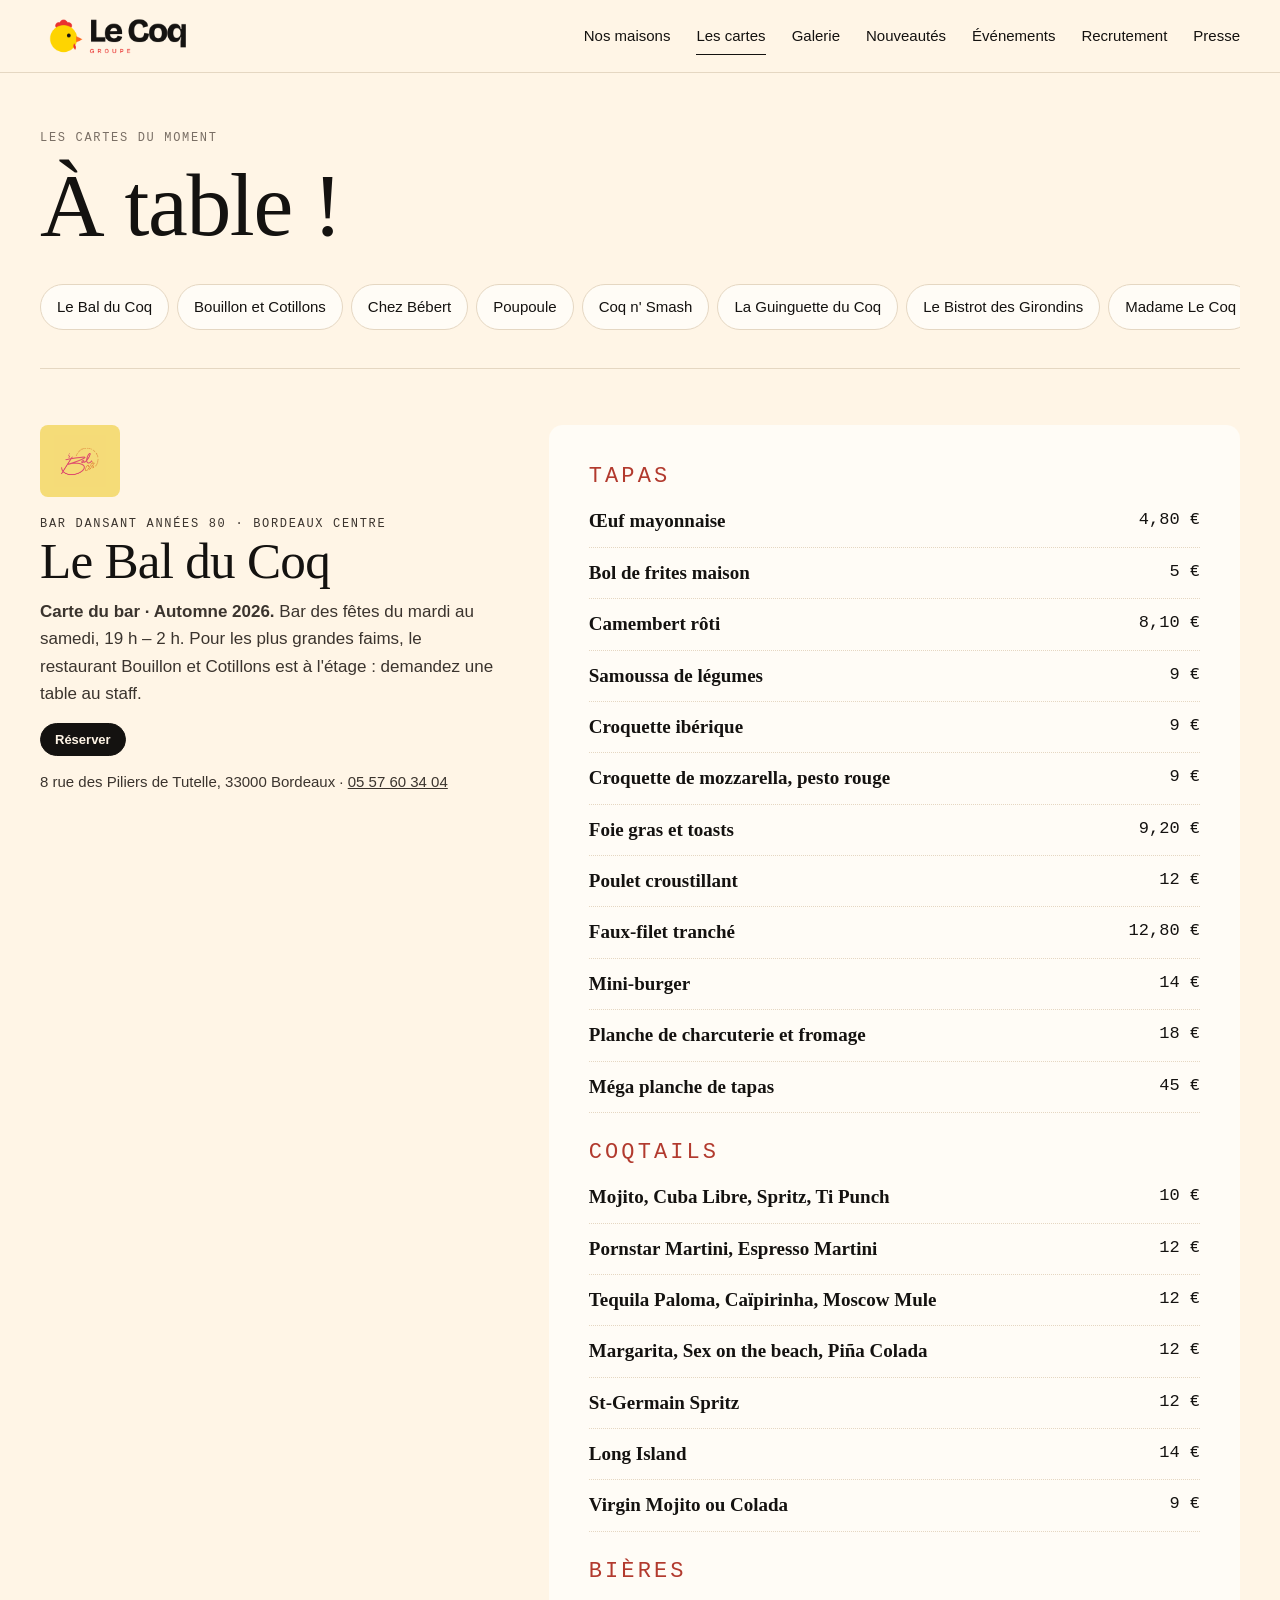
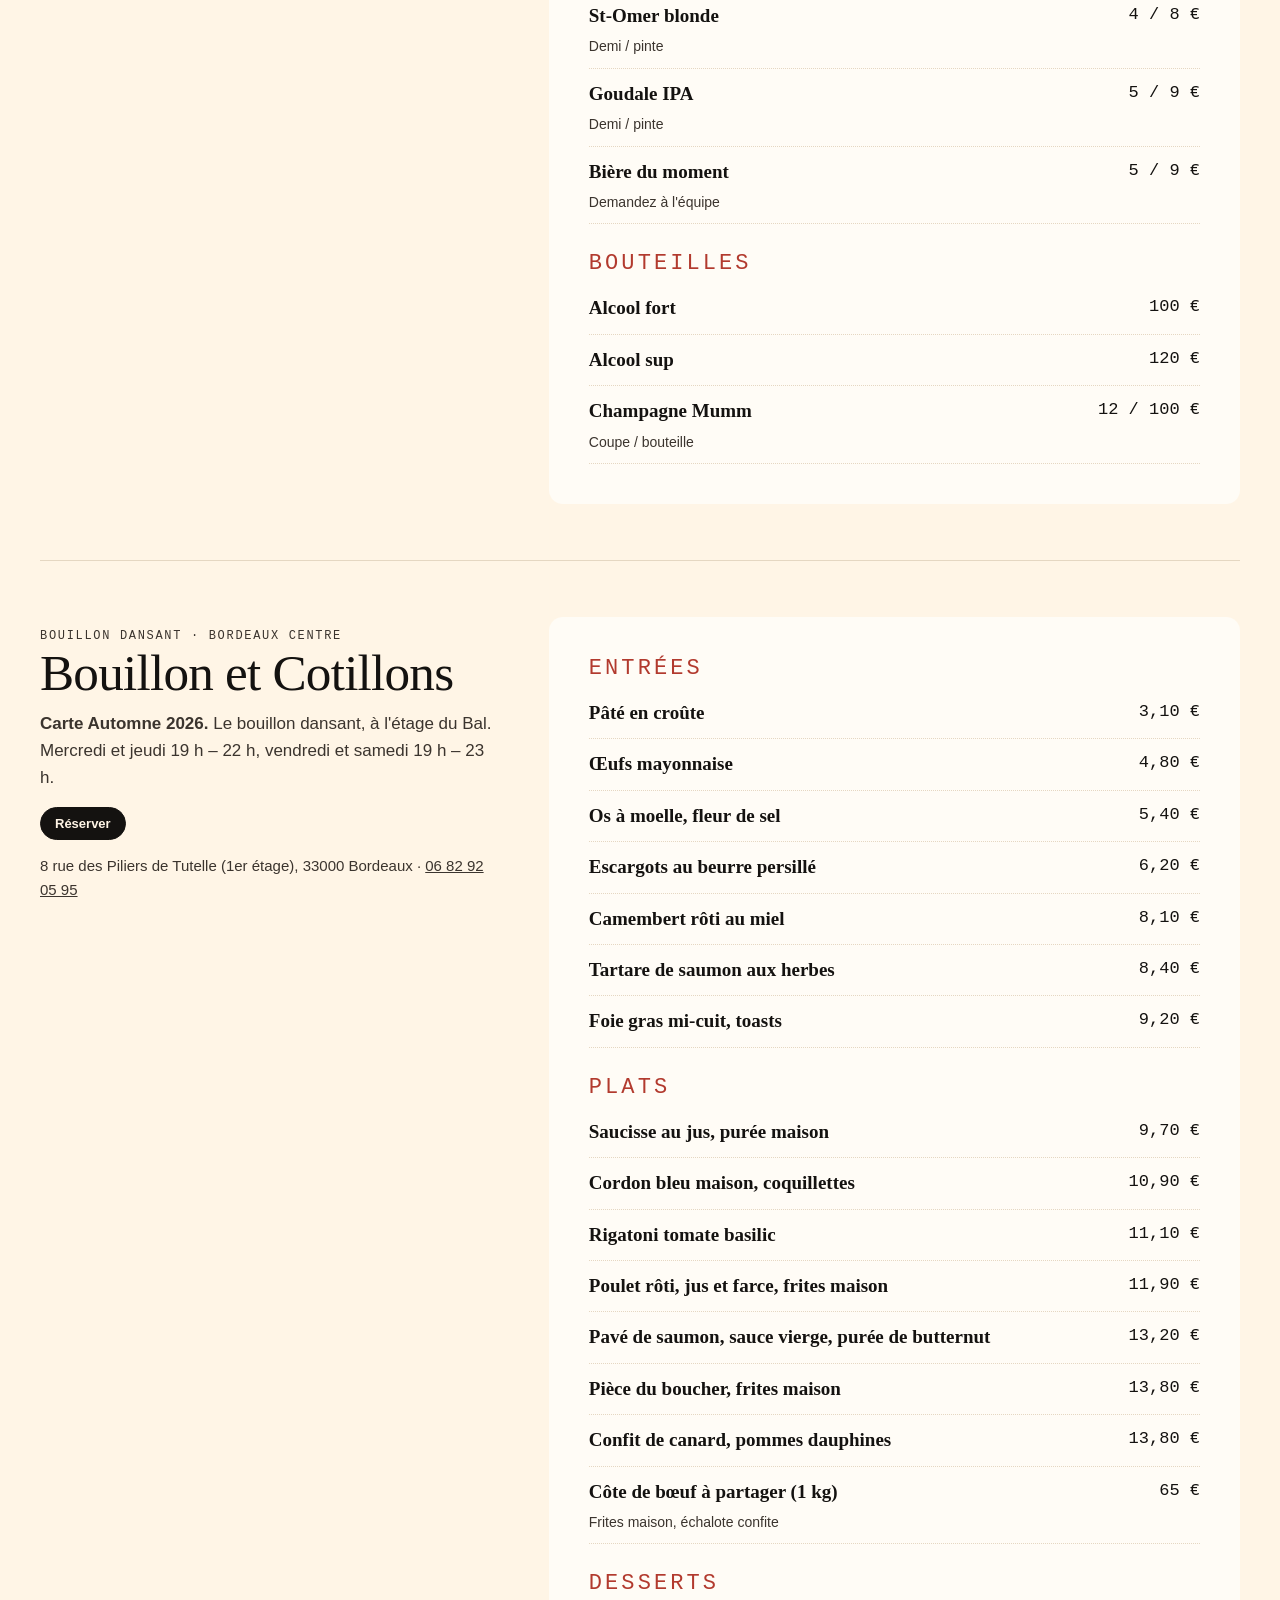
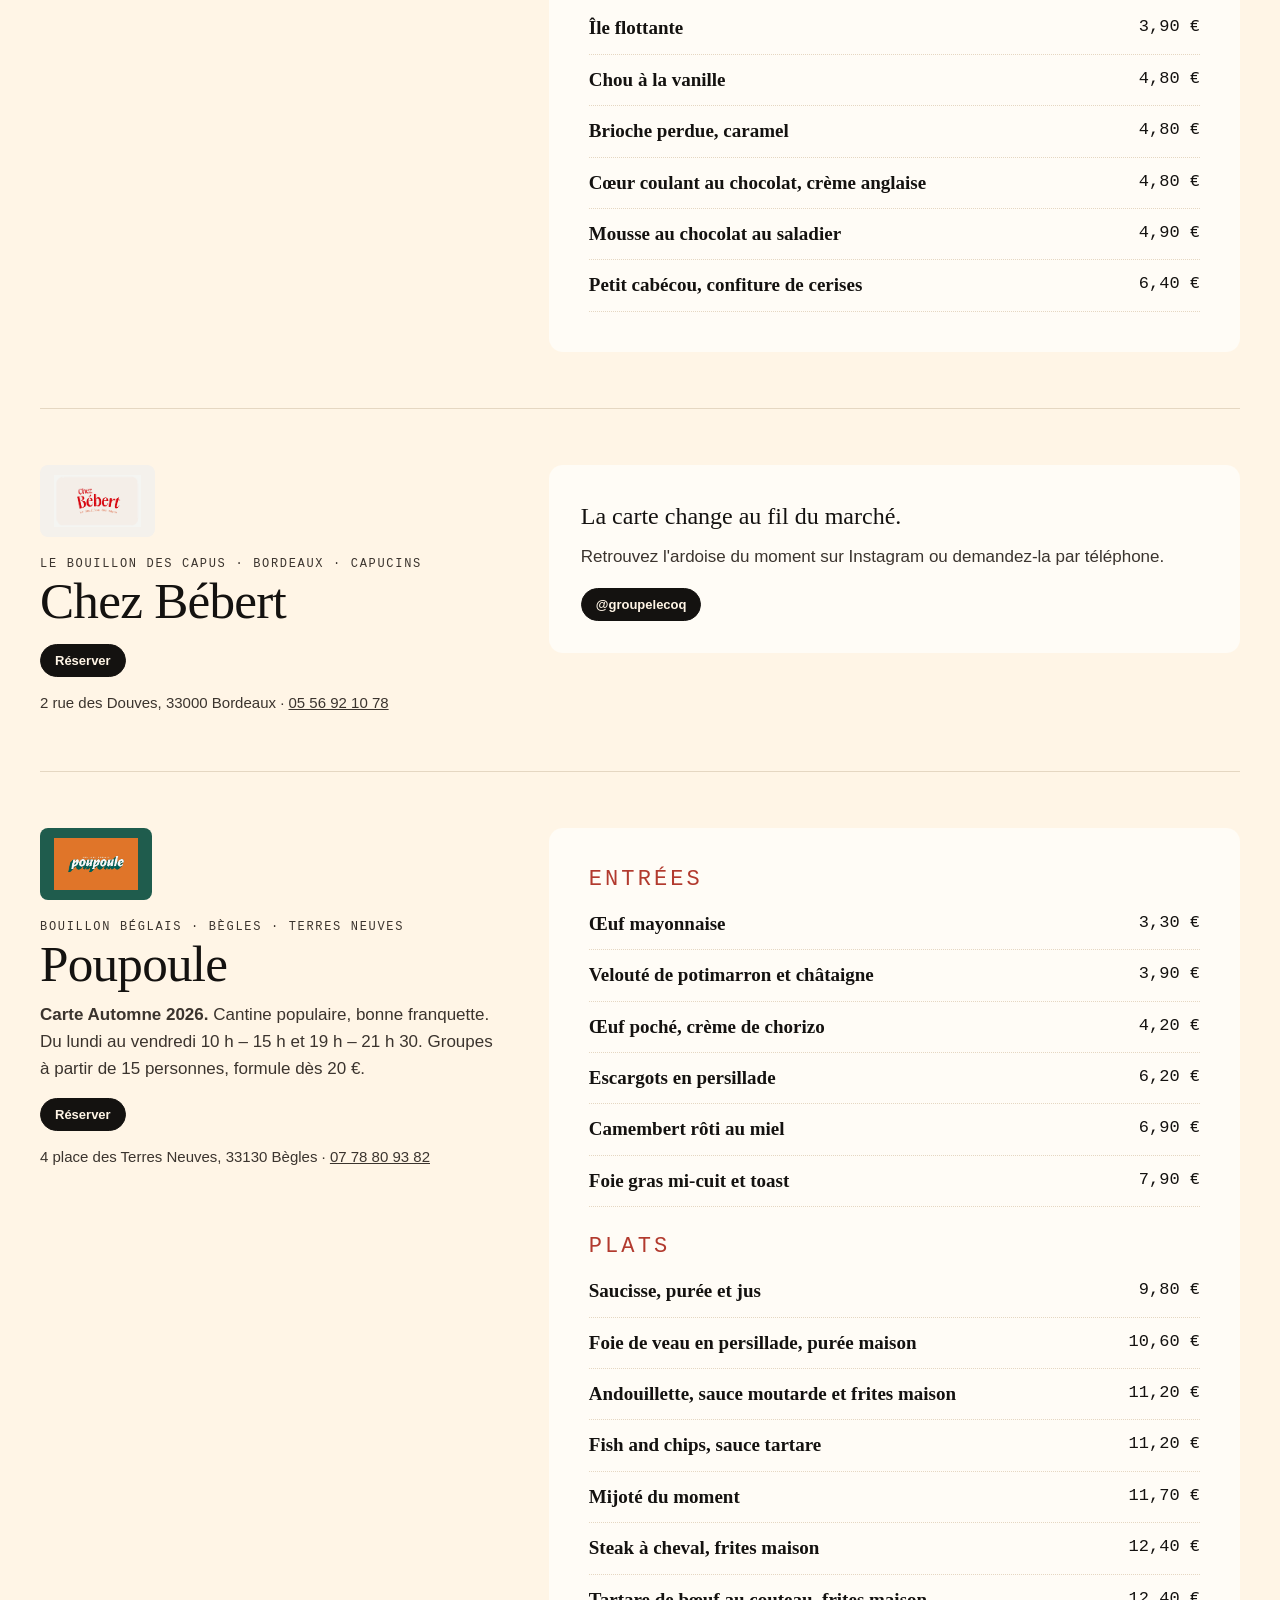
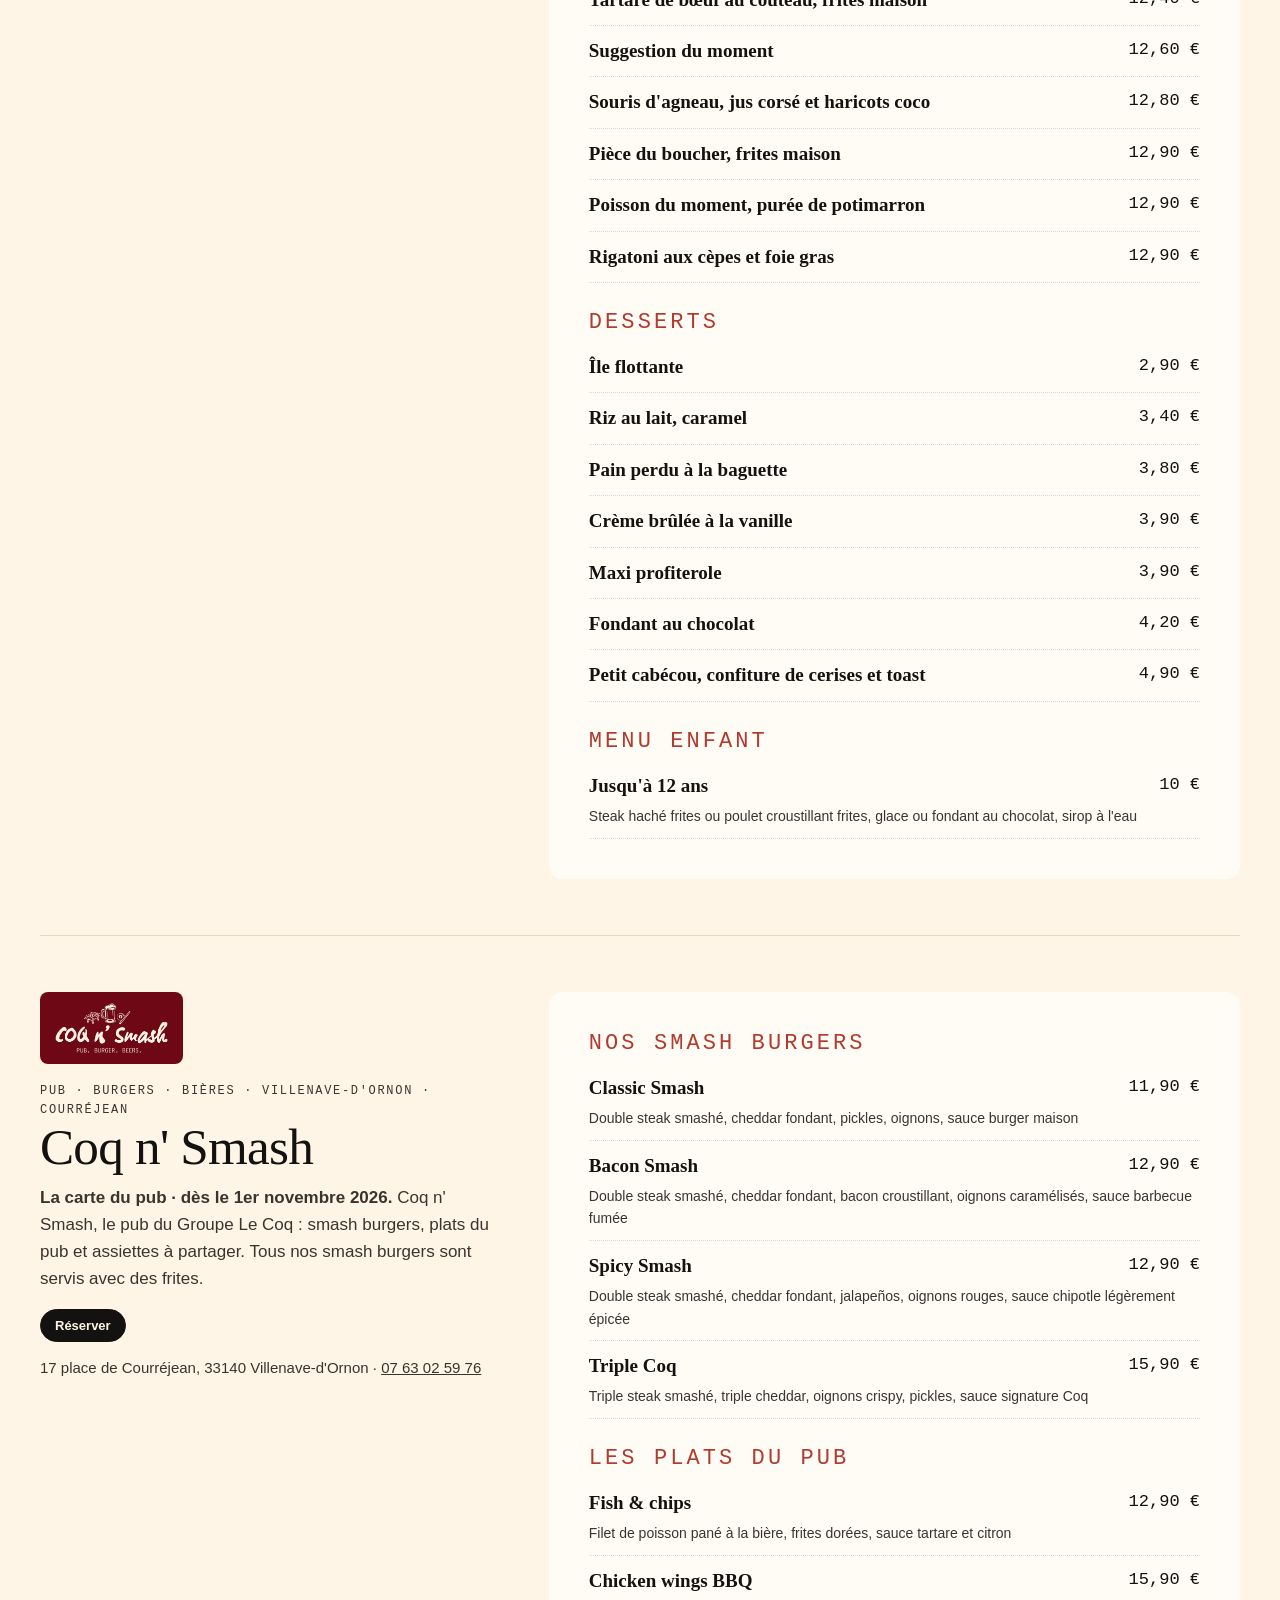
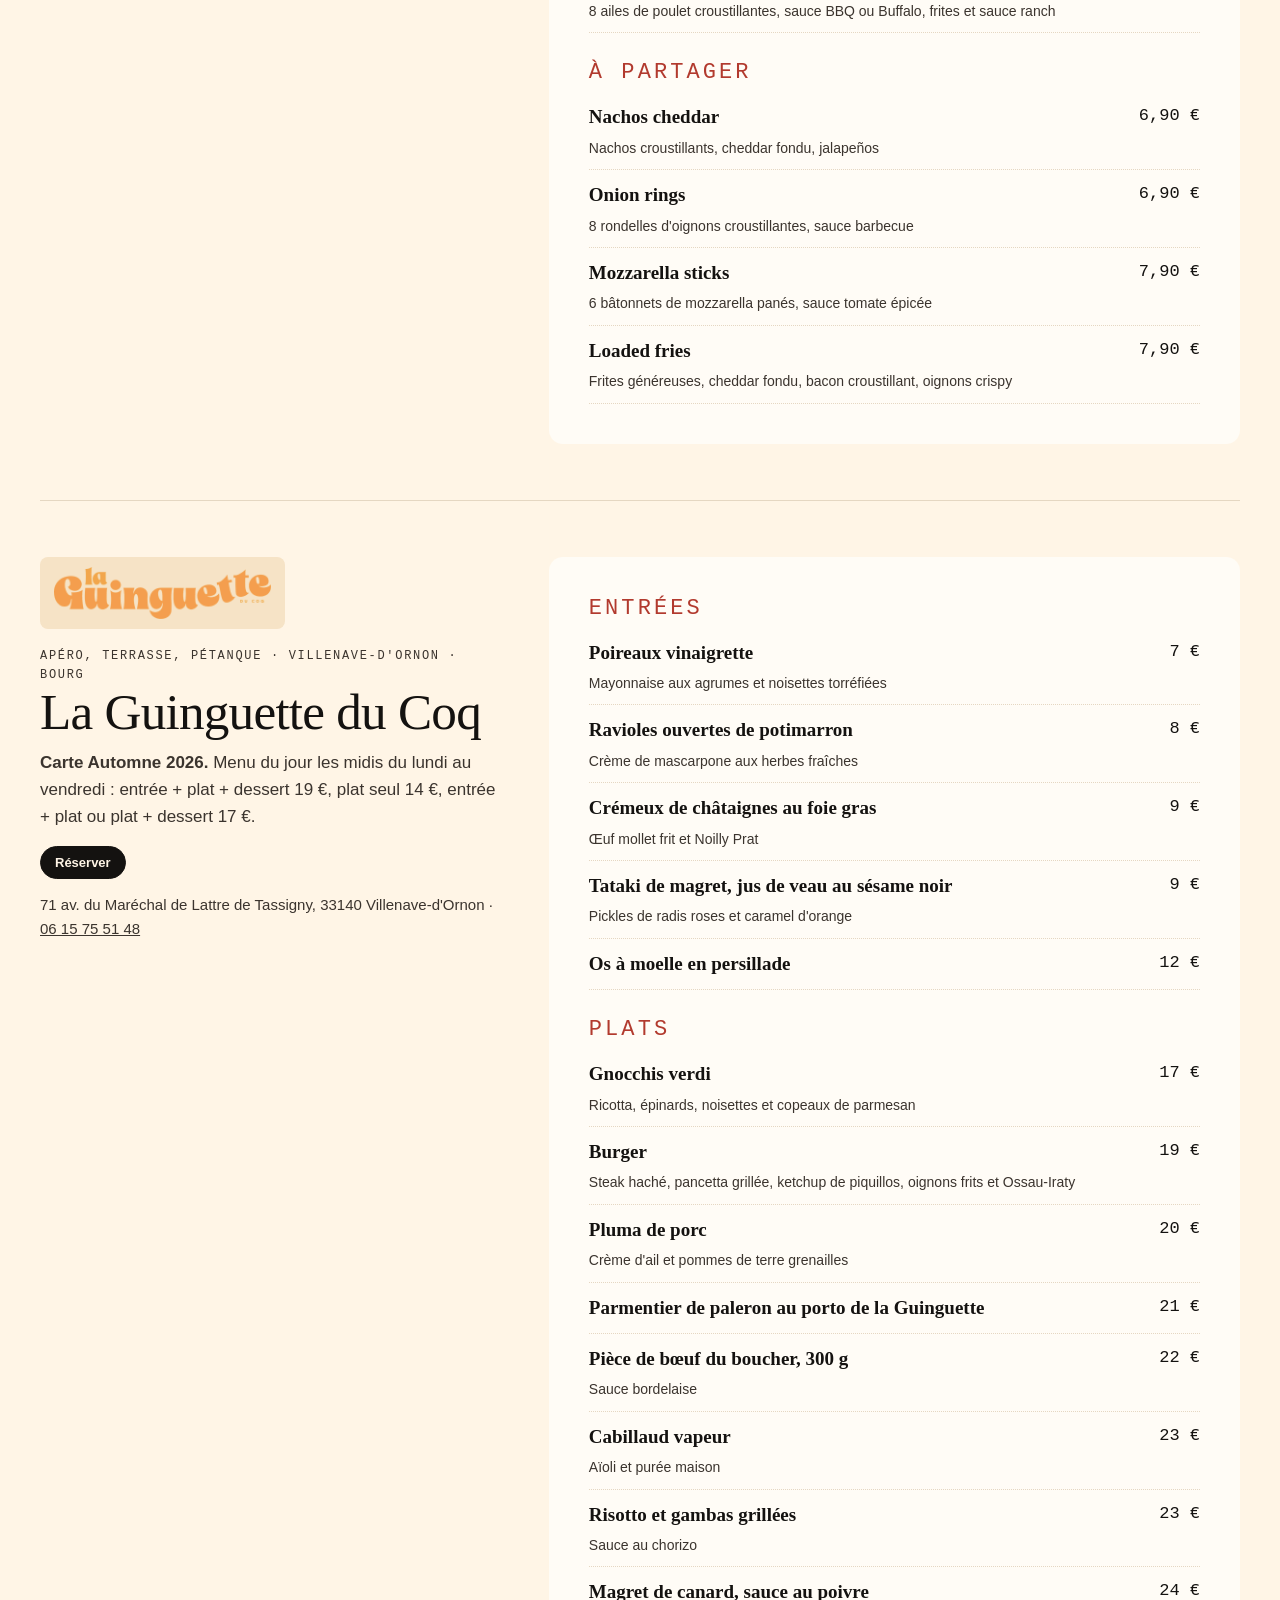
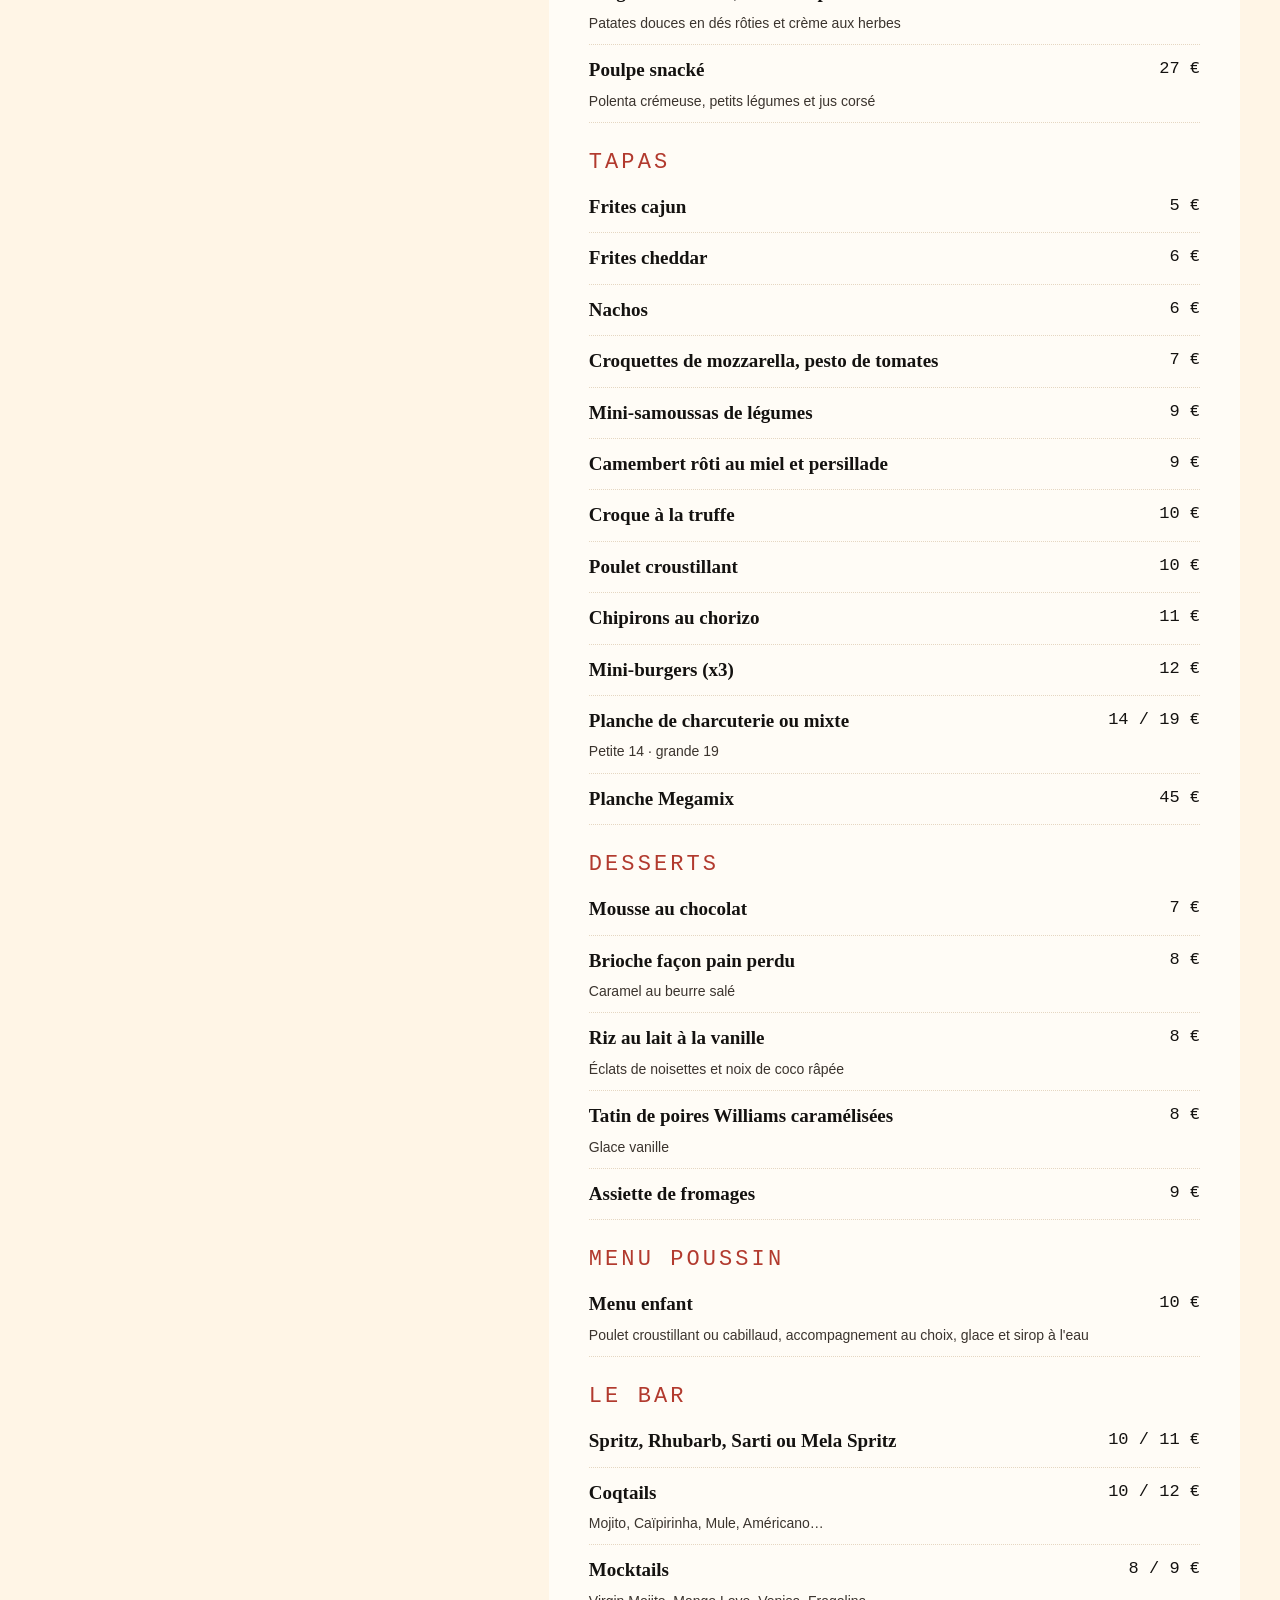
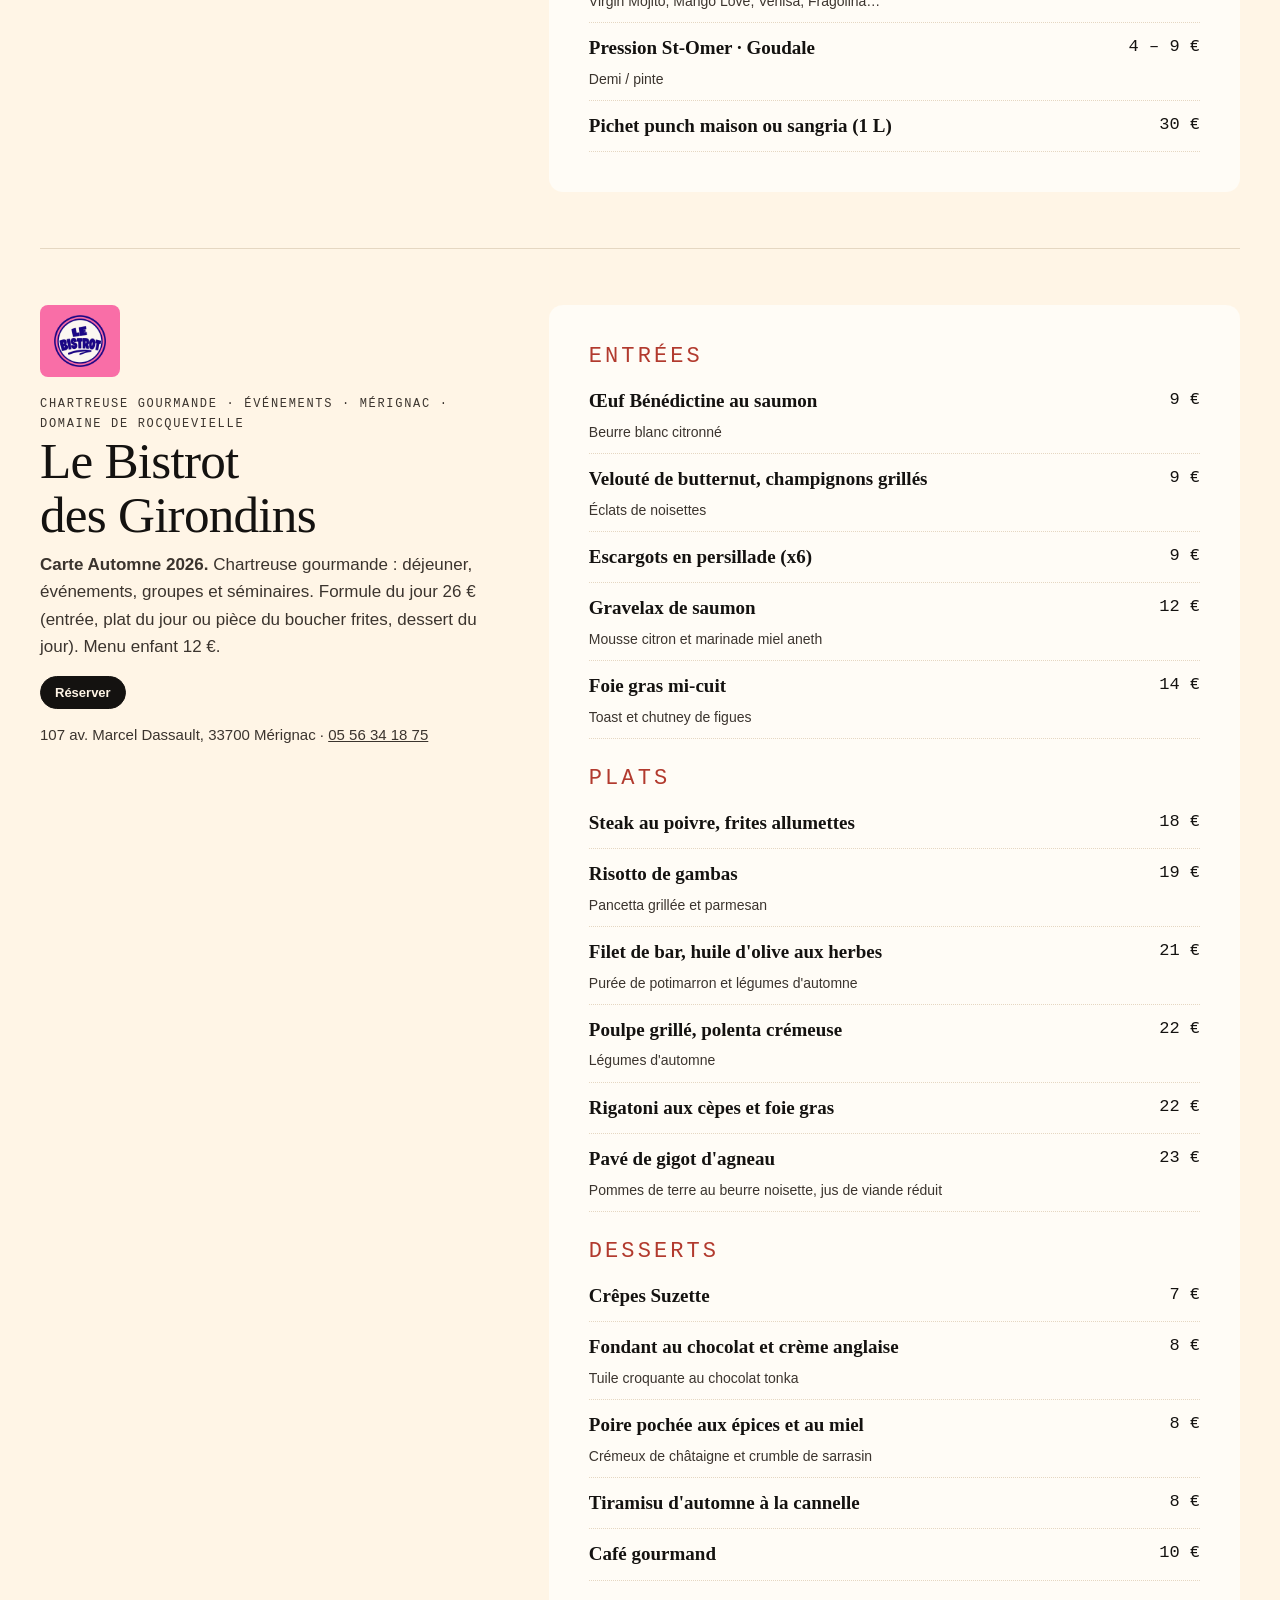
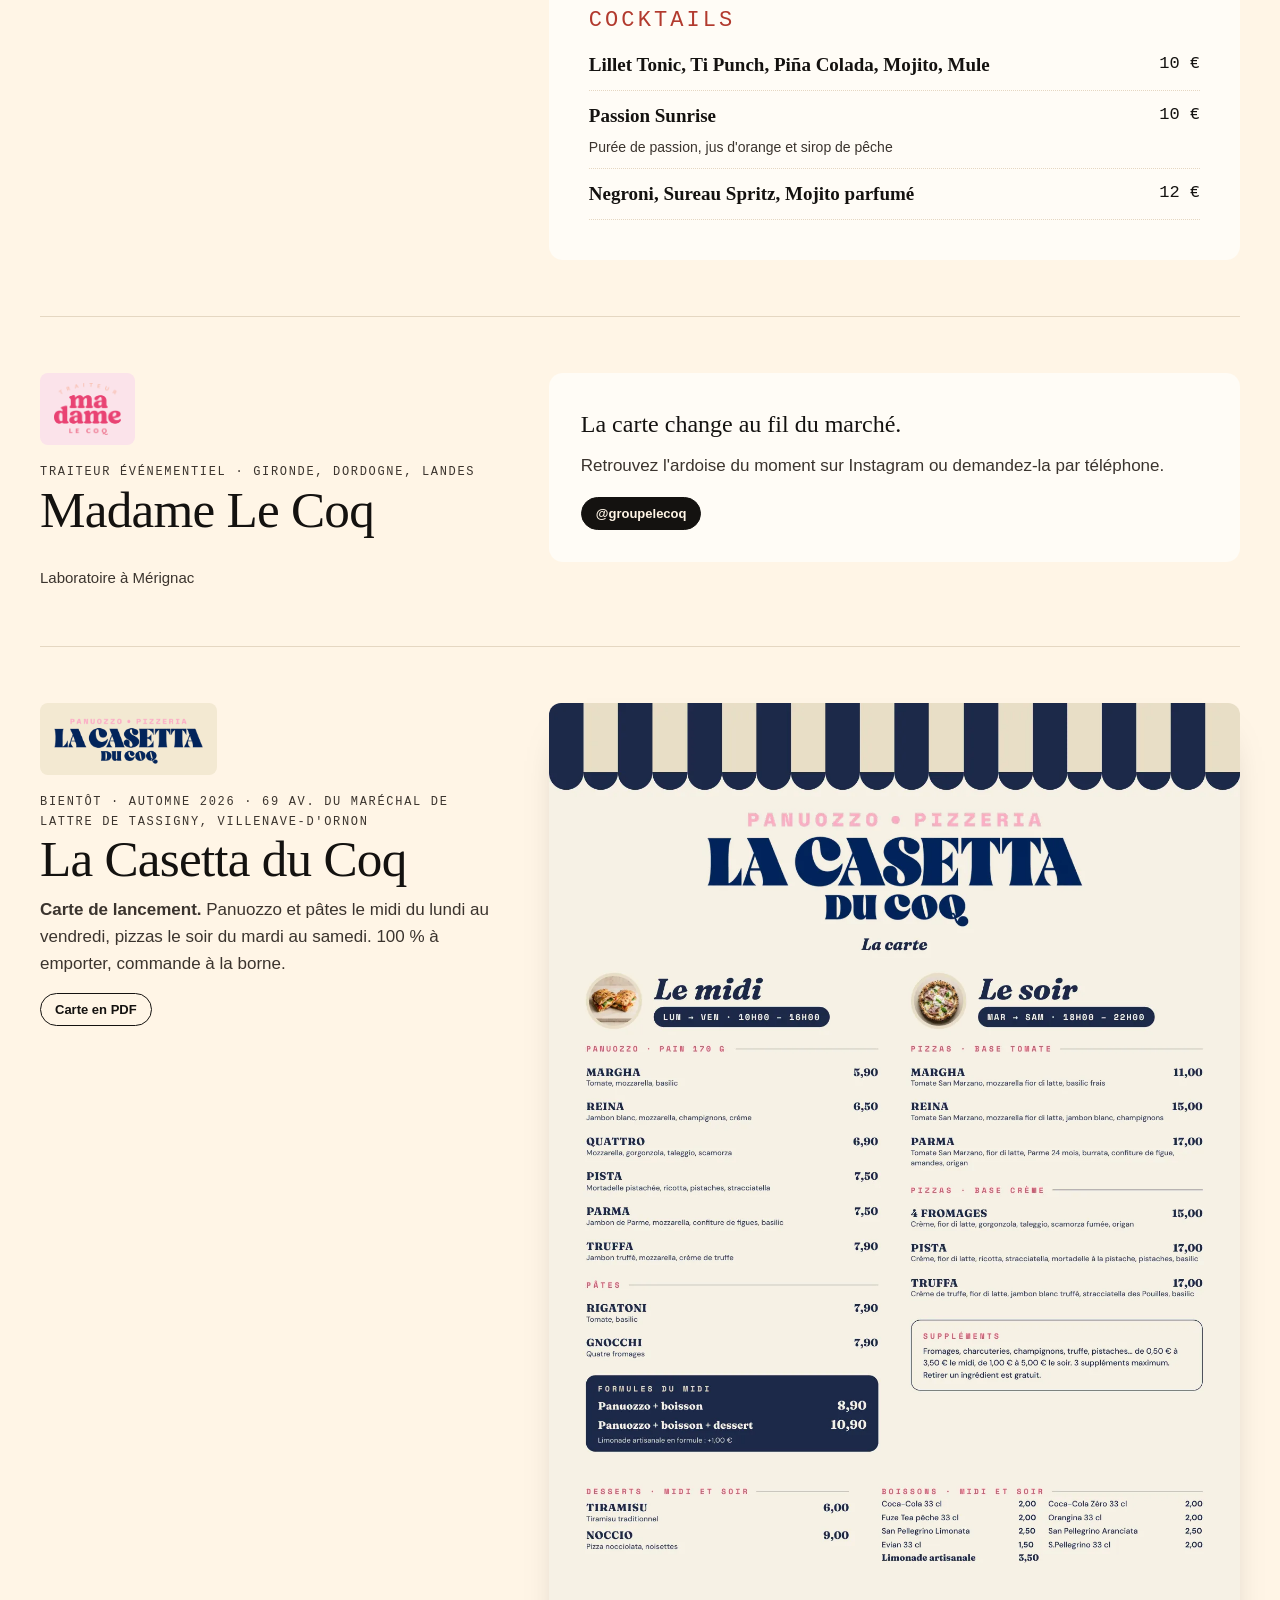
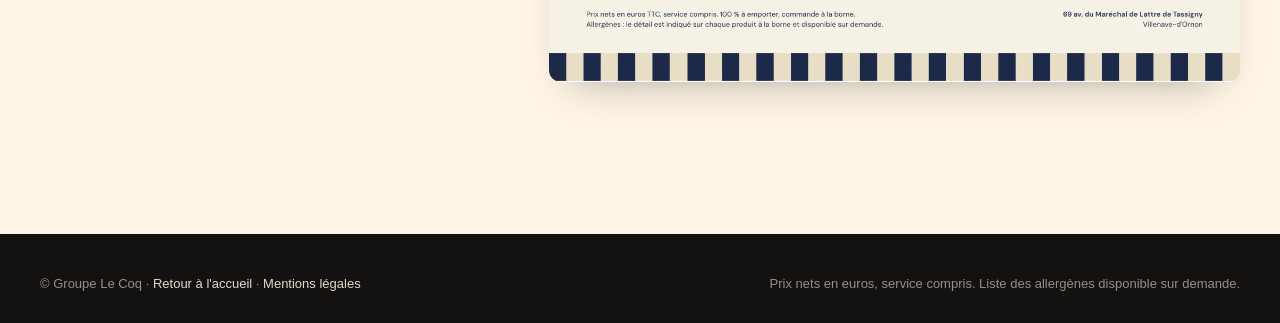
<file: cartes.html>
<!doctype html>
<html lang="fr">
<head>
<meta charset="utf-8">
<meta name="viewport" content="width=device-width,initial-scale=1,viewport-fit=cover">
<title>Les cartes du moment · Groupe Le Coq</title>
<meta name="description" content="Les cartes du moment des maisons du Groupe Le Coq : Guinguette du Coq, Poupoule, Bistrot des Girondins, Bal du Coq, Coq n' Smash, La Casetta et les autres.">
<meta http-equiv="Content-Security-Policy" content="default-src 'self'; script-src 'self'; style-src 'self' 'unsafe-inline' https://fonts.googleapis.com; font-src 'self' https://fonts.gstatic.com; img-src 'self' data: https:; media-src 'self'; connect-src 'self'; object-src 'none'; base-uri 'self'; form-action 'self'; upgrade-insecure-requests">
<meta name="referrer" content="strict-origin-when-cross-origin">
<link rel="canonical" href="https://www.groupelecoq.fr/cartes.html">
<meta property="og:site_name" content="Groupe Le Coq">
<meta property="og:locale" content="fr_FR">
<meta property="og:type" content="website">
<meta property="og:title" content="Les cartes du moment · Groupe Le Coq">
<meta property="og:description" content="Bouillons, pub, guinguette, bistrot et pizzeria : toutes les cartes d'automne 2026 du Groupe Le Coq.">
<meta property="og:url" content="https://www.groupelecoq.fr/cartes.html">
<meta property="og:image" content="https://www.groupelecoq.fr/assets/og/coqnsmash.jpg">
<meta name="twitter:card" content="summary_large_image">
<link rel="icon" href="assets/logos/lecoq-picto.svg" type="image/svg+xml">
<link rel="preconnect" href="https://fonts.googleapis.com"><link rel="preconnect" href="https://fonts.gstatic.com" crossorigin>
<link rel="stylesheet" href="https://fonts.googleapis.com/css2?family=Fraunces:ital,opsz,wght,SOFT@0,9..144,300..700,0..100;1,9..144,300..700,0..100&family=Familjen+Grotesk:wght@400;500;600;700&family=DM+Mono:wght@400;500&display=swap">
<link rel="stylesheet" href="assets/style.css">
</head>
<body>
<header class="top scrolled" id="top">
  <div class="wrap">
    <a class="logo" href="index.html" aria-label="Groupe Le Coq, accueil"><img src="assets/logos/lecoq-noir.png" alt="Groupe Le Coq"></a>
    <nav class="nav" id="nav" aria-label="Navigation principale">
      <a href="index.html#maisons">Nos maisons</a>
      <a href="cartes.html" aria-current="page">Les cartes</a>
      <a href="galerie.html">Galerie</a>
      <a href="index.html#nouveautes">Nouveautés</a>
      <a href="index.html#evenements">Événements</a>
      <a href="index.html#recrutement">Recrutement</a>
      <a href="index.html#presse">Presse</a>
    </nav>
    <button class="burger" id="burger" type="button" aria-label="Ouvrir le menu" aria-expanded="false" aria-controls="nav"><span></span><span></span><span></span></button>
  </div>
</header>

<main class="wrap" style="padding-block:56px 96px">
  <p class="label">Les cartes du moment</p>
  <h1 style="font-size:clamp(44px,7vw,96px);font-weight:500;margin:10px 0 32px">À table !</h1>
  <nav class="cartes-nav" id="cartes-nav" aria-label="Choisir une maison"></nav>
  <div id="cartes"></div>
</main>

<footer class="pied" style="padding-block:40px 28px">
  <div class="wrap"><div class="bas" style="margin:0;border:0;padding:0"><span>© Groupe Le Coq · <a href="index.html">Retour à l'accueil</a> · <a href="mentions-legales.html">Mentions légales</a></span><span>Prix nets en euros, service compris. Liste des allergènes disponible sur demande.</span></div></div>
</footer>

<script src="assets/contenu.js"></script>
<script src="assets/cartes.js"></script>
<script src="assets/cartes-page.js"></script>
<dialog class="resa" id="resa" aria-labelledby="resa-titre">
  <header><h3 id="resa-titre">Réserver une table</h3><button class="fermer" type="button" data-close aria-label="Fermer">×</button></header>
  <div class="liste" id="resa-liste"></div>
</dialog>
<script src="assets/resa.js"></script>
</body>
</html>
</file>
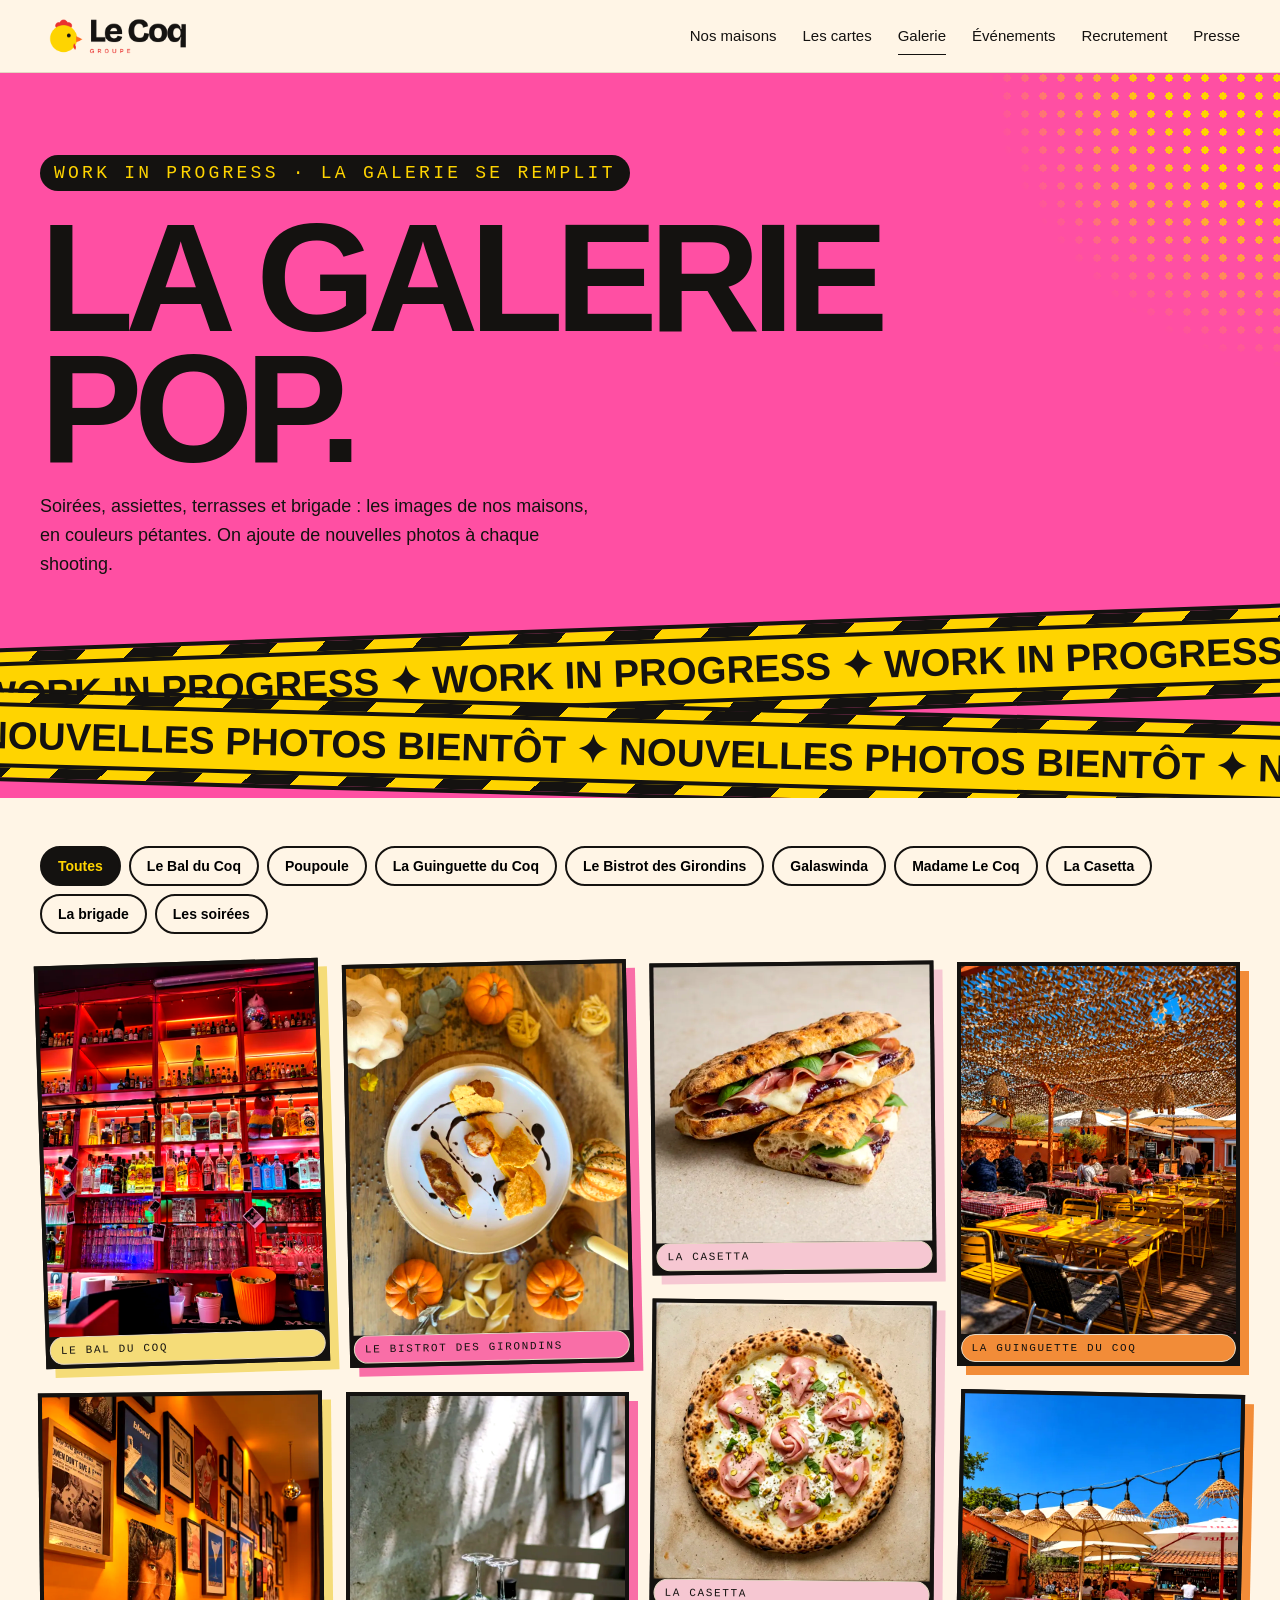
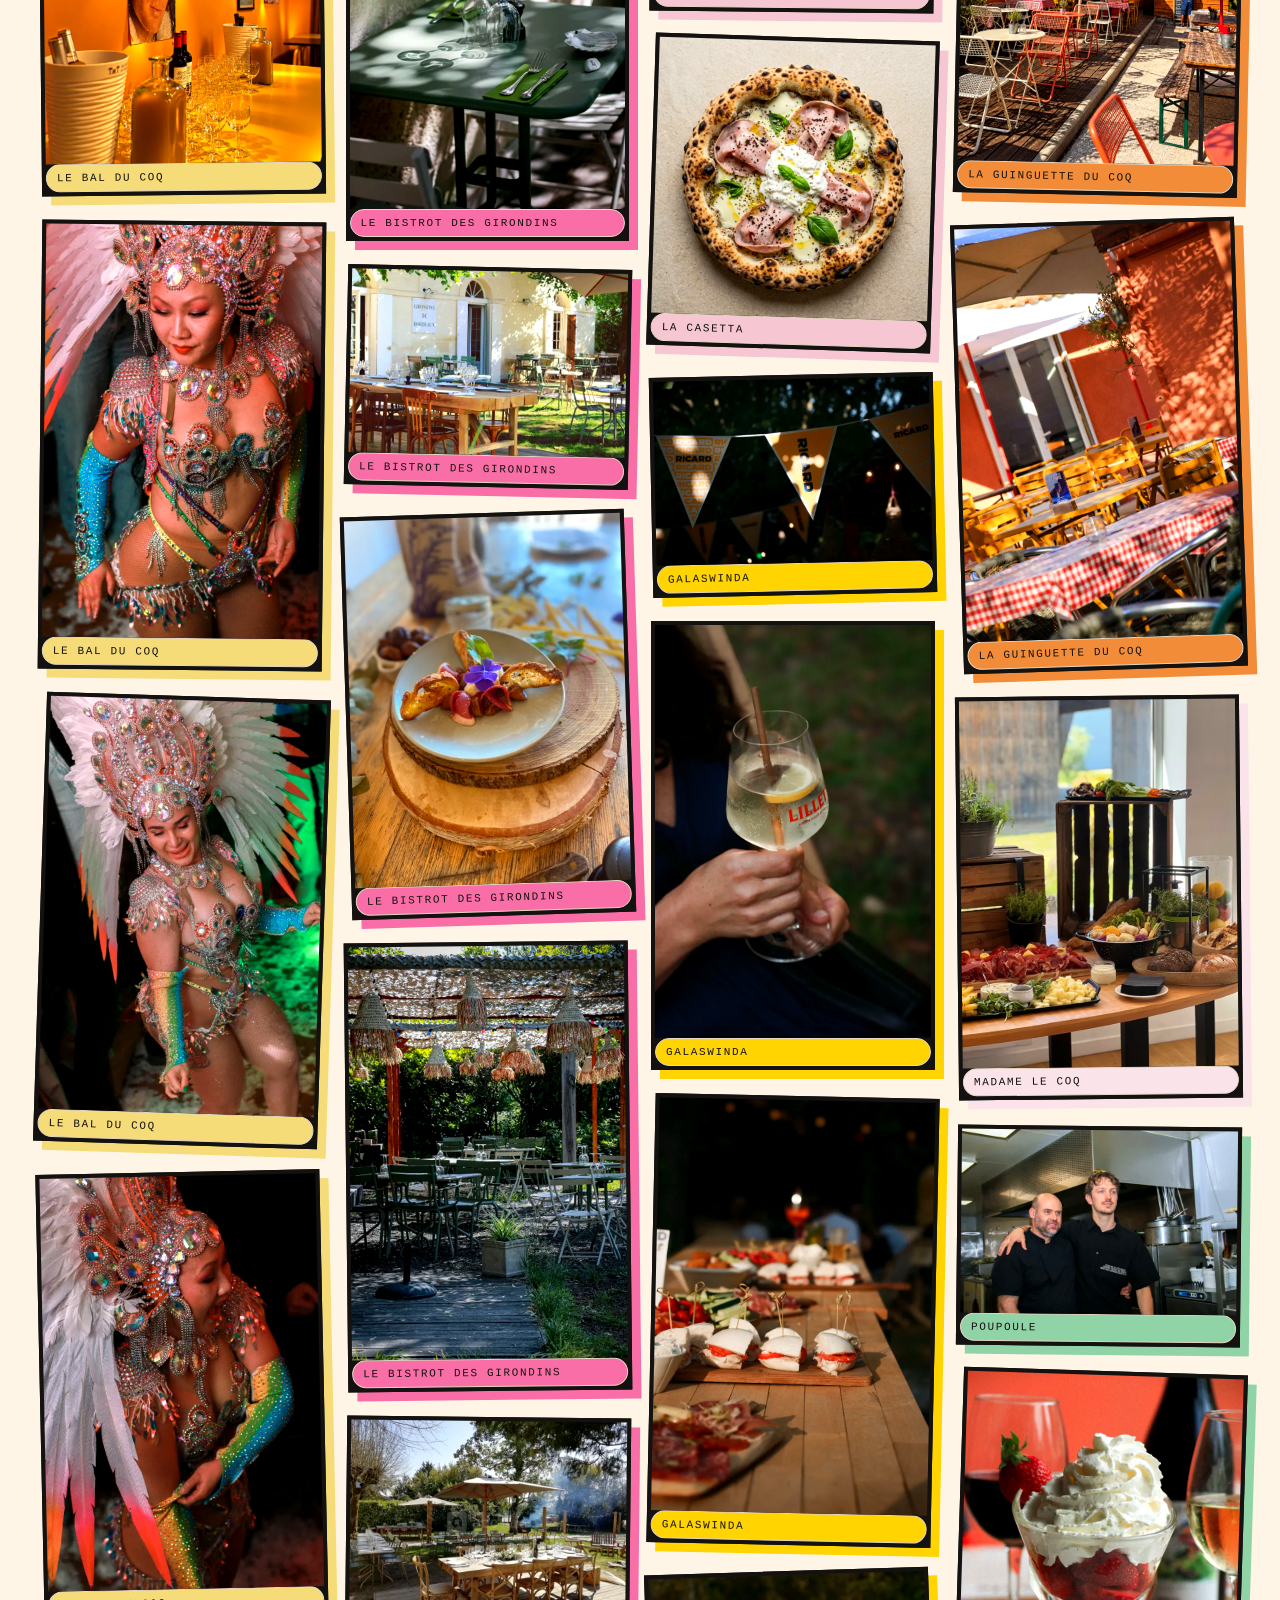
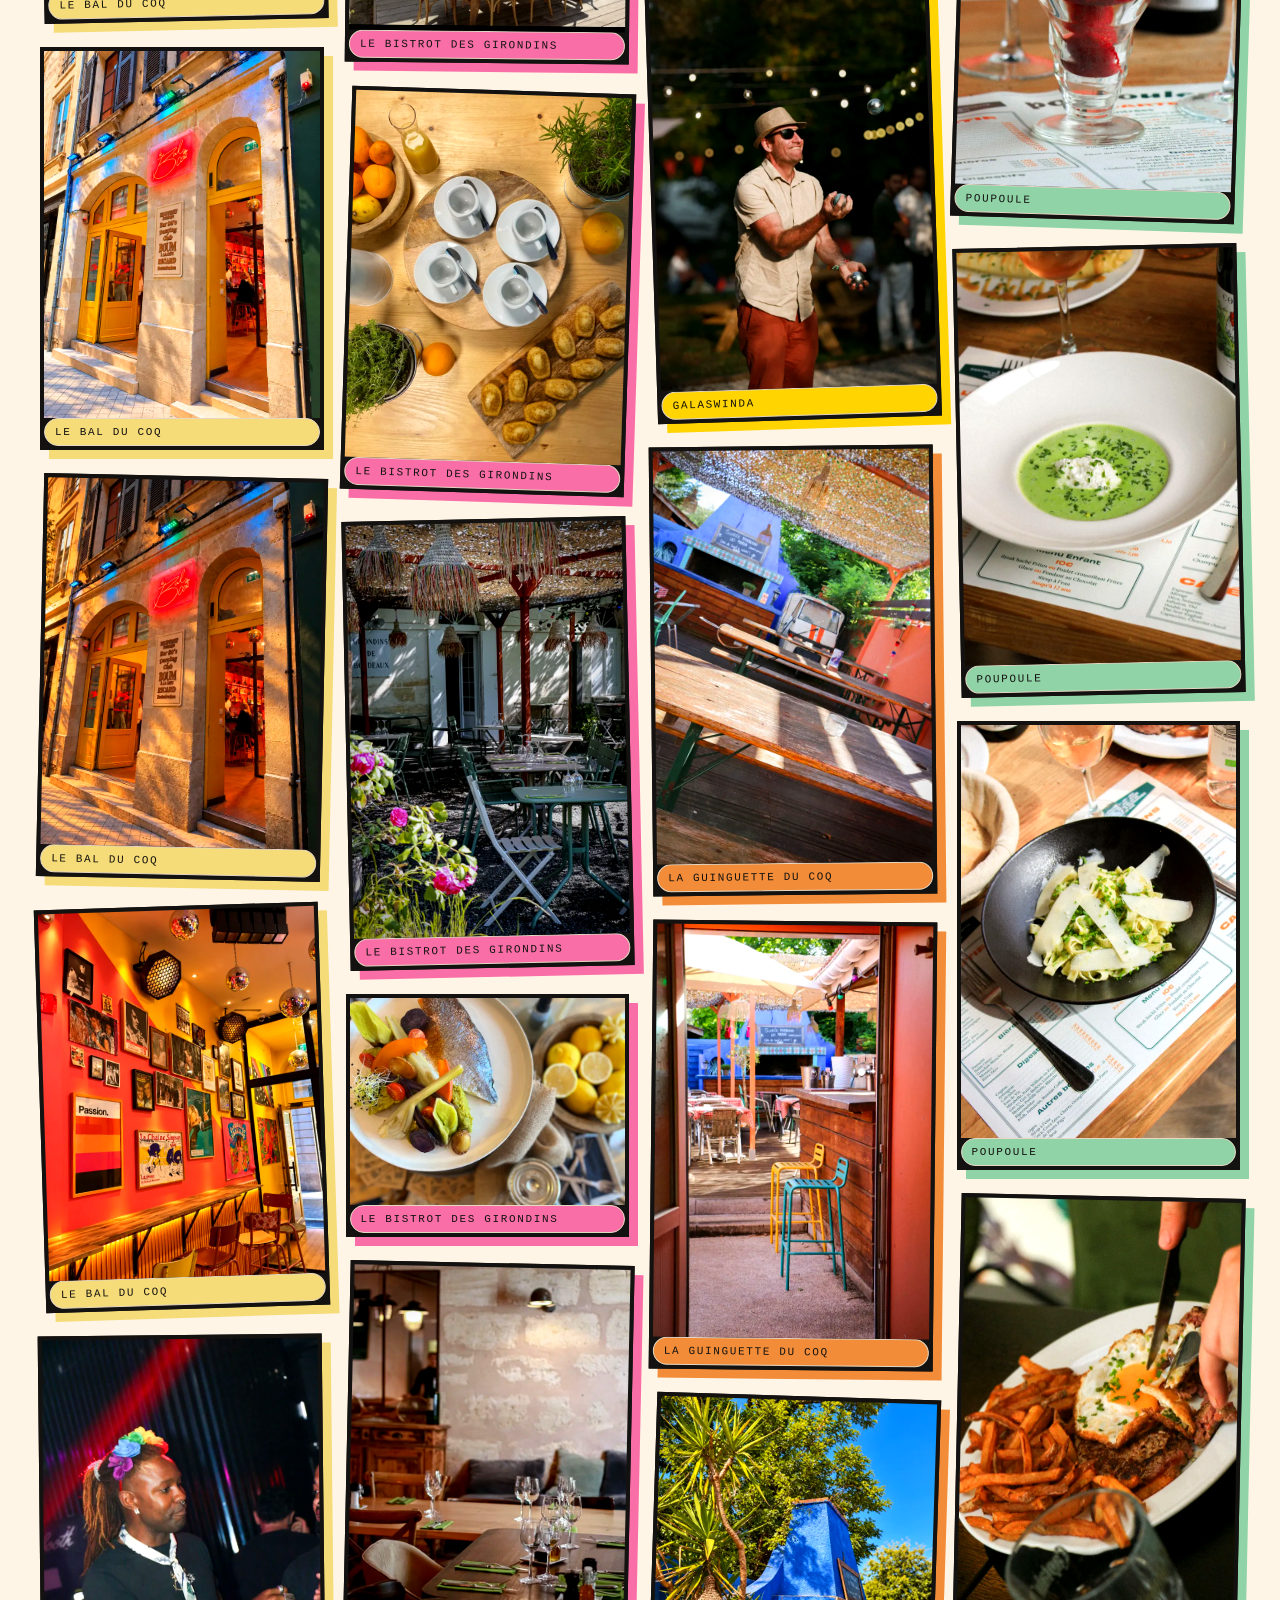
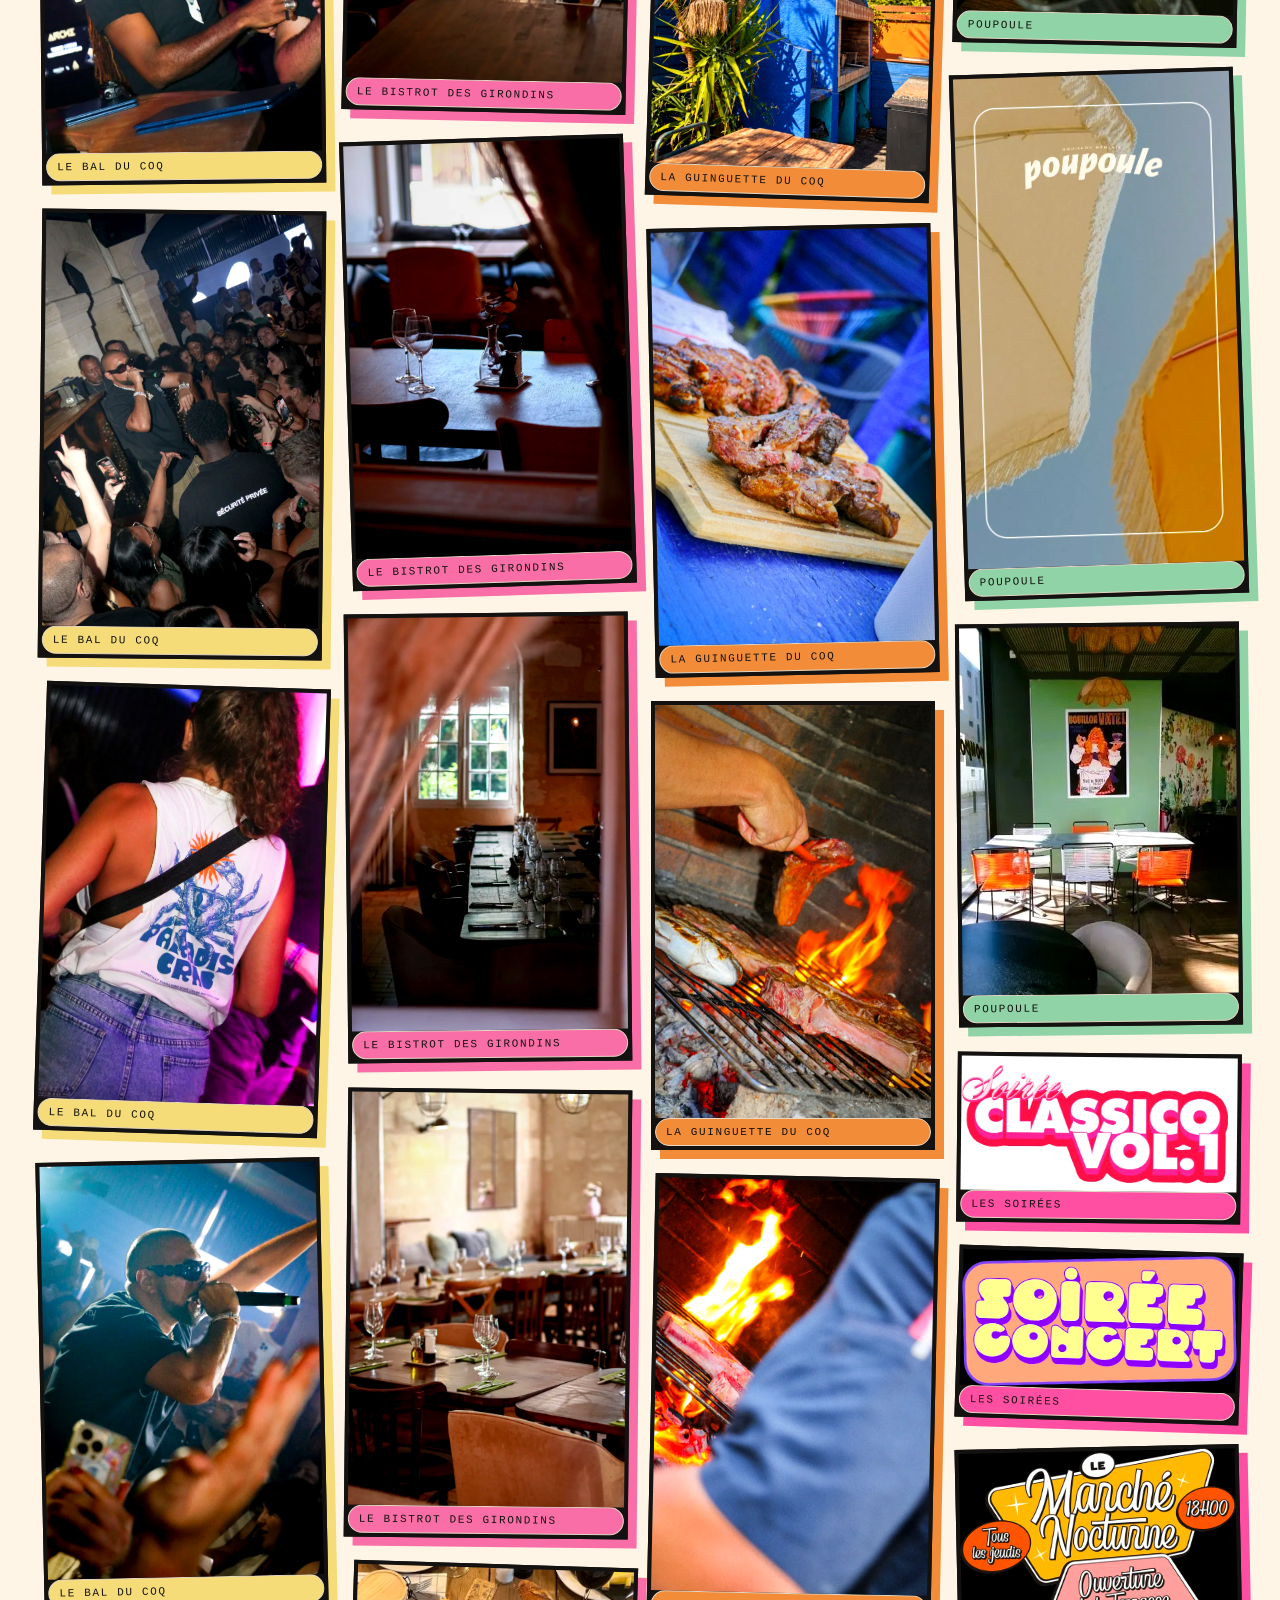
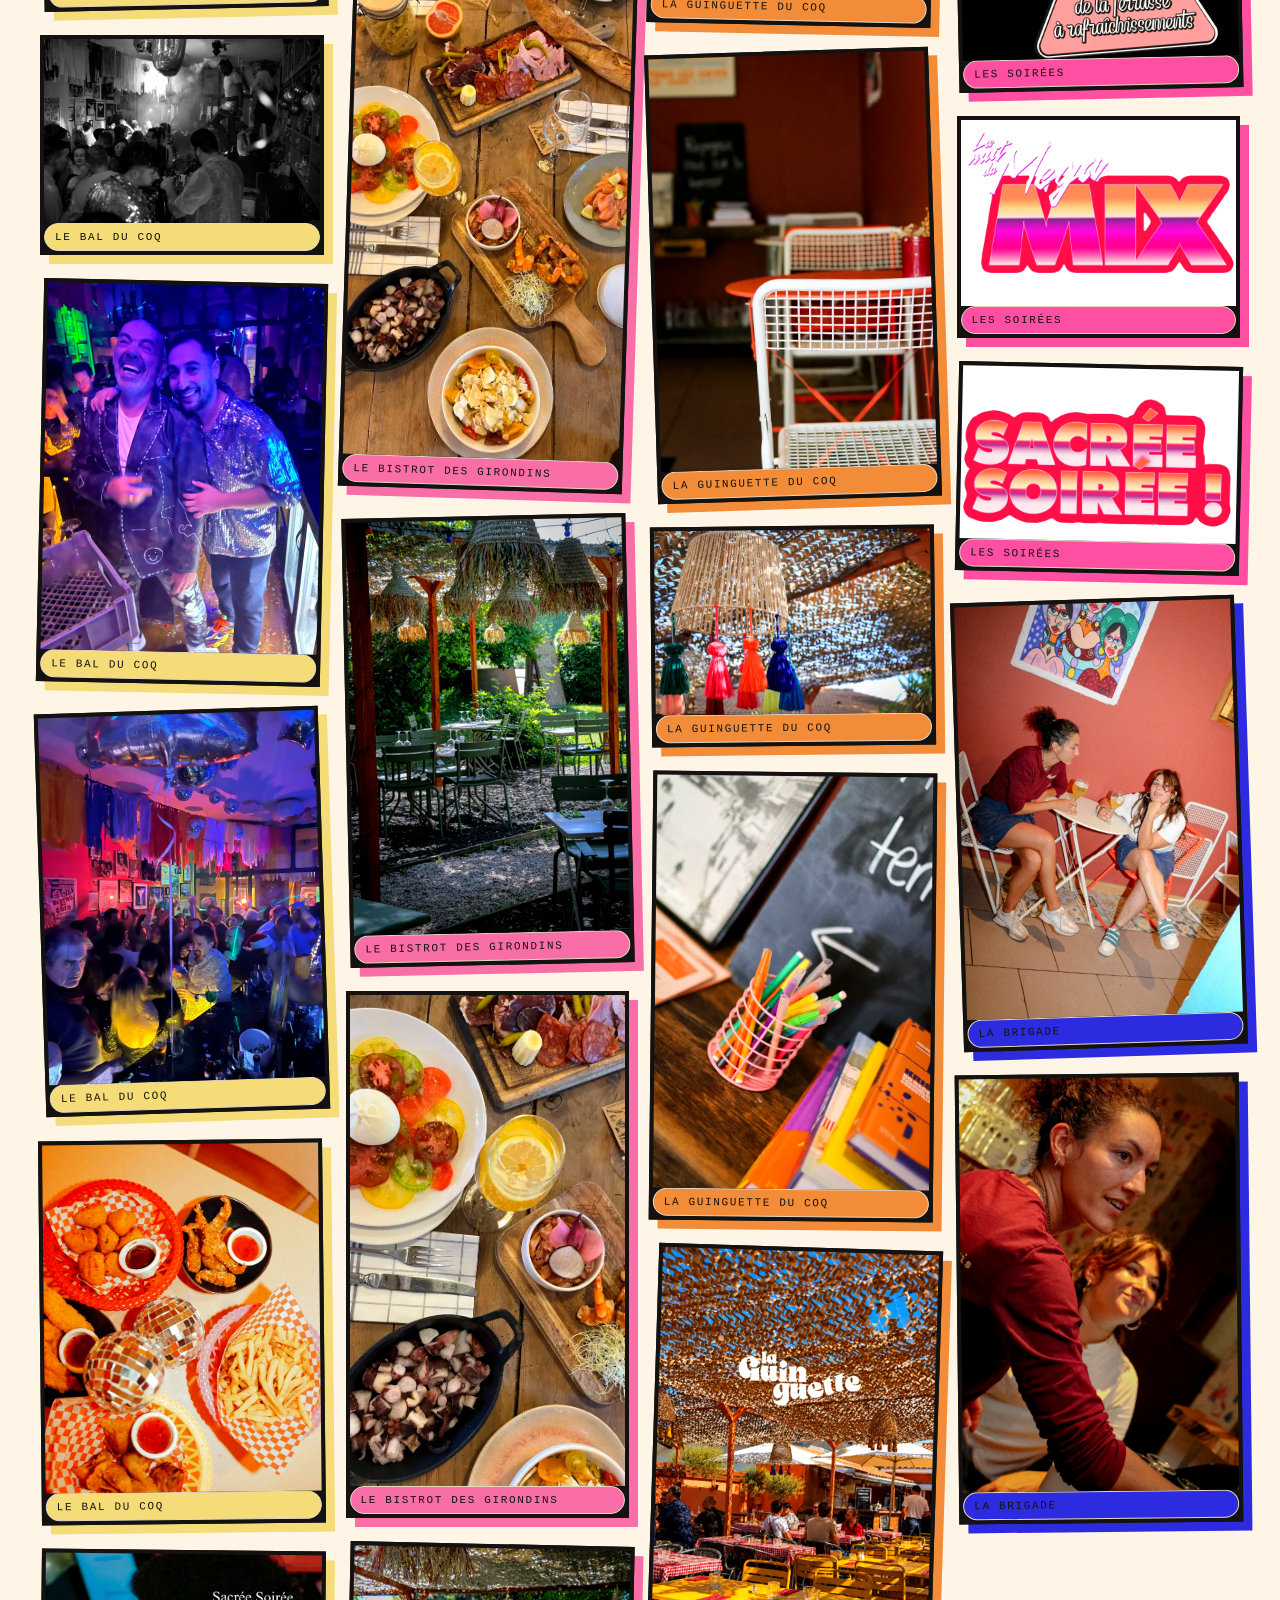
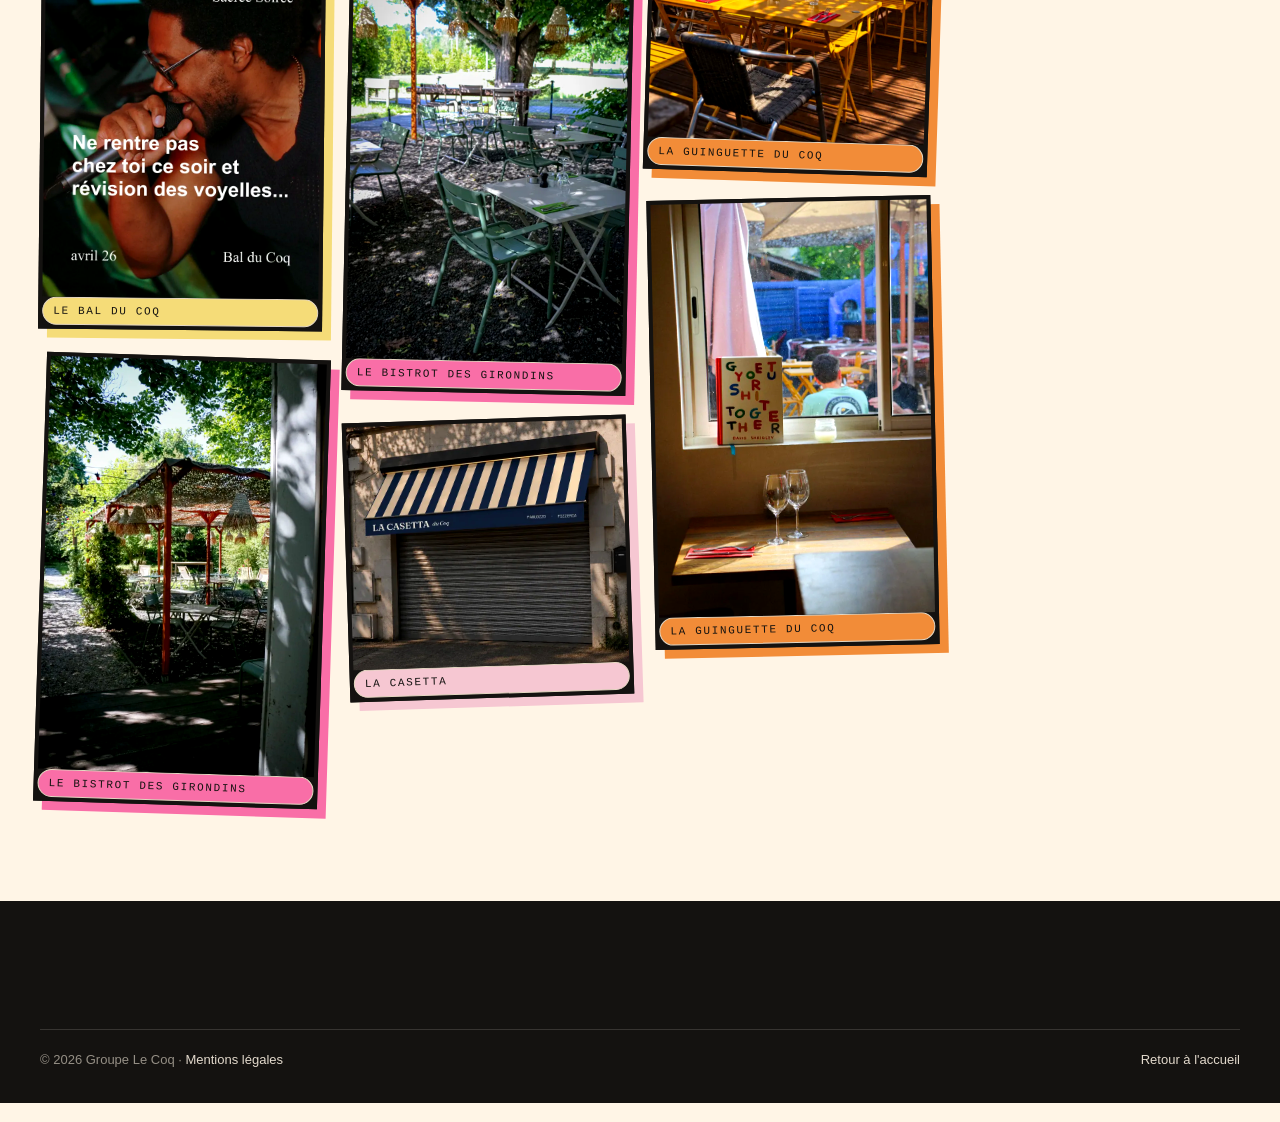
<file: galerie.html>
<!doctype html>
<html lang="fr">
<head>
<meta charset="utf-8">
<meta name="viewport" content="width=device-width,initial-scale=1,viewport-fit=cover">
<title>Galerie · Groupe Le Coq</title>
<meta name="description" content="La galerie pop du Groupe Le Coq : soirées, assiettes, terrasses et équipes de nos maisons à Bordeaux.">
<meta http-equiv="Content-Security-Policy" content="default-src 'self'; script-src 'self'; style-src 'self' 'unsafe-inline' https://fonts.googleapis.com; font-src 'self' https://fonts.gstatic.com; img-src 'self' data: https:; media-src 'self'; connect-src 'self'; object-src 'none'; base-uri 'self'; form-action 'self'; upgrade-insecure-requests">
<meta name="referrer" content="strict-origin-when-cross-origin">
<link rel="canonical" href="https://www.groupelecoq.fr/galerie.html">
<meta property="og:site_name" content="Groupe Le Coq">
<meta property="og:locale" content="fr_FR">
<meta property="og:type" content="website">
<meta property="og:title" content="Galerie · Groupe Le Coq">
<meta property="og:description" content="La galerie pop du Groupe Le Coq : soirées, assiettes, terrasses et équipes.">
<meta property="og:url" content="https://www.groupelecoq.fr/galerie.html">
<meta property="og:image" content="https://www.groupelecoq.fr/assets/img/bal-carnaval-2.webp">
<meta name="twitter:card" content="summary_large_image">
<link rel="icon" href="assets/logos/lecoq-picto.svg" type="image/svg+xml">
<link rel="preconnect" href="https://fonts.googleapis.com"><link rel="preconnect" href="https://fonts.gstatic.com" crossorigin>
<link rel="stylesheet" href="https://fonts.googleapis.com/css2?family=Fraunces:ital,opsz,wght,SOFT@0,9..144,300..700,0..100;1,9..144,300..700,0..100&family=Familjen+Grotesk:wght@400;500;600;700&family=DM+Mono:wght@400;500&family=Bricolage+Grotesque:opsz,wght@12..96,800&display=swap">
<link rel="stylesheet" href="assets/style.css">
<style>
.gal-hero{background:#FF4FA3;color:#141210;position:relative;overflow:hidden;padding:64px 0 0}
.gal-hero h1{font:800 clamp(64px,12vw,180px)/.85 "Bricolage Grotesque",sans-serif;letter-spacing:-.055em;text-transform:uppercase}
.gal-hero p{max-width:56ch;margin-top:18px;font-size:18px}
.gal-hero .hp-dots{right:-40px;top:-40px;color:#FFD400;-webkit-mask:radial-gradient(circle at 100% 0,#000 35%,transparent 70%);mask:radial-gradient(circle at 100% 0,#000 35%,transparent 70%)}
.tape{margin:48px -20px 0;background:repeating-linear-gradient(-45deg,#FFD400 0 34px,#141210 34px 68px);padding:10px 0;transform:rotate(-2deg);border-block:4px solid #141210}
.tape div{background:#FFD400;border-block:4px solid #141210;overflow:hidden;white-space:nowrap}
.tape span{display:inline-block;font:800 clamp(24px,3vw,40px) "Bricolage Grotesque",sans-serif;text-transform:uppercase;padding:6px 0;animation:hp-defile 26s linear infinite}
.tape.t2{transform:rotate(1.5deg);margin-top:-14px}
.tape.t2 span{animation-direction:reverse}
.gal-filtres{display:flex;gap:8px;flex-wrap:wrap;margin:48px 0 28px}
.gal-filtres button{font:600 14px var(--f-texte);padding:10px 16px;border-radius:999px;border:2px solid #141210;background:#FFF5E6;cursor:pointer}
.gal-filtres button[aria-pressed="true"]{background:#141210;color:#FFD400}
.mur{columns:4 260px;column-gap:22px}
.mur button{display:block;width:100%;margin:0 0 26px;padding:0;border:4px solid #141210;background:#141210;cursor:zoom-in;break-inside:avoid;transition:transform .25s,box-shadow .25s;box-shadow:9px 9px 0 var(--c);transform:rotate(var(--r))}
.mur button:hover,.mur button:focus-visible{transform:rotate(0) scale(1.02);box-shadow:13px 13px 0 var(--c);outline:none}
.mur img{display:block;width:100%;height:auto;filter:saturate(1.22) contrast(1.06)}
.mur .tag{display:block;background:var(--c);color:#141210;font:500 11px var(--f-mono);letter-spacing:.15em;text-transform:uppercase;padding:7px 10px;text-align:left}
dialog.lb{border:0;padding:0;background:transparent;max-width:min(1100px,calc(100% - 24px));max-height:calc(100vh - 40px)}
dialog.lb::backdrop{background:rgba(20,18,16,.88)}
dialog.lb img{display:block;max-width:100%;max-height:calc(100vh - 120px);border:5px solid #FFF5E6;margin:auto}
.lb-bar{display:flex;justify-content:space-between;align-items:center;gap:10px;margin-top:12px;color:#FFF5E6;font:500 13px var(--f-mono);letter-spacing:.12em;text-transform:uppercase}
.lb-bar button{background:#FFD400;color:#141210;border:0;border-radius:999px;width:46px;height:46px;font-size:20px;cursor:pointer}
.wip{display:inline-block;background:#141210;color:#FFD400;font:500 12px var(--f-mono);letter-spacing:.18em;text-transform:uppercase;padding:8px 14px;border-radius:999px;margin-bottom:22px}
</style>
</head>
<body>
<header class="top scrolled" id="top">
  <div class="wrap">
    <a class="logo" href="index.html" aria-label="Groupe Le Coq, accueil"><img src="assets/logos/lecoq-noir.png" alt="Groupe Le Coq"></a>
    <nav class="nav" id="nav" aria-label="Navigation principale">
      <a href="index.html#maisons">Nos maisons</a>
      <a href="cartes.html">Les cartes</a>
      <a href="galerie.html" aria-current="page">Galerie</a>
      <a href="index.html#evenements">Événements</a>
      <a href="index.html#recrutement">Recrutement</a>
      <a href="index.html#presse">Presse</a>
    </nav>
    <button class="burger" id="burger" type="button" aria-label="Ouvrir le menu" aria-expanded="false" aria-controls="nav"><span></span><span></span><span></span></button>
  </div>
</header>

<main>
  <section class="gal-hero">
    <div class="hp-dots" aria-hidden="true"></div>
    <div class="wrap">
      <p class="wip">Work in progress · la galerie se remplit</p>
      <h1>La galerie<br>pop.</h1>
      <p>Soirées, assiettes, terrasses et brigade : les images de nos maisons, en couleurs pétantes. On ajoute de nouvelles photos à chaque shooting.</p>
    </div>
    <div class="tape" aria-hidden="true"><div><span>Work in progress ✦ Work in progress ✦ Work in progress ✦ Work in progress ✦ Work in progress ✦ Work in progress ✦ Work in progress ✦ Work in progress ✦&nbsp;</span></div></div>
    <div class="tape t2" aria-hidden="true"><div><span>Nouvelles photos bientôt ✦ Nouvelles photos bientôt ✦ Nouvelles photos bientôt ✦ Nouvelles photos bientôt ✦ Nouvelles photos bientôt ✦ Nouvelles photos bientôt ✦&nbsp;</span></div></div>
  </section>

  <section class="wrap" style="padding-bottom:96px">
    <div class="gal-filtres" id="gf" role="group" aria-label="Filtrer par maison"></div>
    <div class="mur" id="mur"></div>
  </section>
</main>

<dialog class="lb" id="lb" aria-label="Photo agrandie">
  <img id="lb-img" alt="">
  <div class="lb-bar"><button type="button" id="lb-prev" aria-label="Photo précédente">←</button><span id="lb-cap"></span><span style="display:flex;gap:8px"><button type="button" id="lb-next" aria-label="Photo suivante">→</button><button type="button" data-close aria-label="Fermer">×</button></span></div>
</dialog>

<footer class="pied">
  <div class="wrap">
    <div class="bas"><span>© 2026 Groupe Le Coq · <a href="mentions-legales.html">Mentions légales</a></span><span><a href="index.html">Retour à l'accueil</a></span></div>
  </div>
</footer>

<script src="assets/galerie.js"></script>
<script src="assets/galerie-page.js"></script>
</body>
</html>
</file>
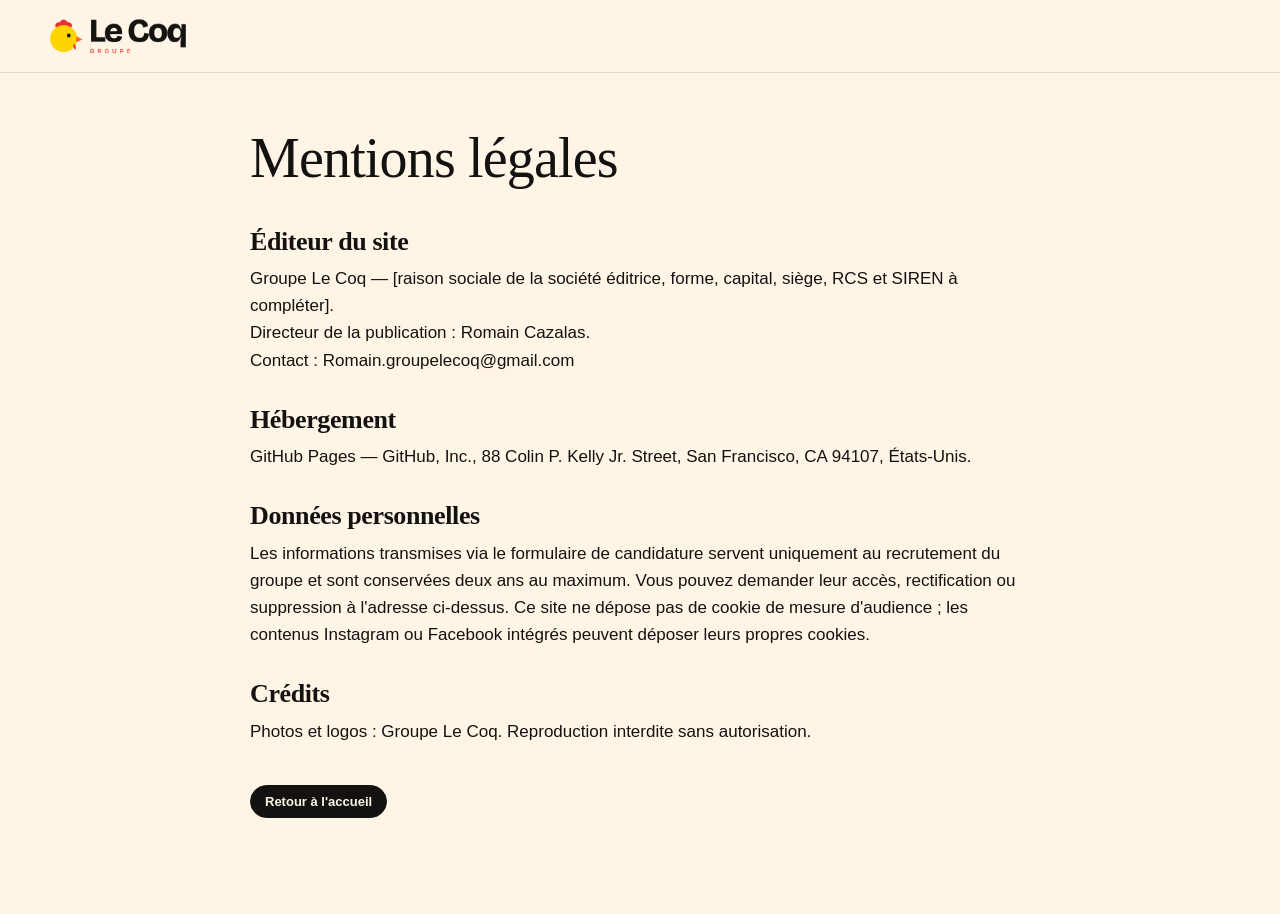
<file: mentions-legales.html>
<!doctype html>
<html lang="fr">
<head>
<meta charset="utf-8">
<meta name="viewport" content="width=device-width,initial-scale=1,viewport-fit=cover">
<title>Mentions légales · Groupe Le Coq</title>
<meta name="robots" content="noindex">
<meta http-equiv="Content-Security-Policy" content="default-src 'self'; script-src 'self'; style-src 'self' 'unsafe-inline' https://fonts.googleapis.com; font-src 'self' https://fonts.gstatic.com; img-src 'self' data: https:; media-src 'self'; connect-src 'self'; object-src 'none'; base-uri 'self'; form-action 'self'; upgrade-insecure-requests">
<meta name="referrer" content="strict-origin-when-cross-origin">
<link rel="canonical" href="https://www.groupelecoq.fr/mentions-legales.html">
<link rel="icon" href="assets/logos/lecoq-picto.svg" type="image/svg+xml">
<link rel="stylesheet" href="https://fonts.googleapis.com/css2?family=Fraunces:opsz,wght@9..144,400..600&family=Familjen+Grotesk:wght@400;600&family=DM+Mono:wght@400;500&display=swap">
<link rel="stylesheet" href="assets/style.css">
</head>
<body>
<header class="top scrolled"><div class="wrap"><a class="logo" href="index.html"><img src="assets/logos/lecoq-noir.png" alt="Groupe Le Coq"></a></div></header>
<main class="wrap" style="padding-block:56px 96px;max-width:820px">
  <h1 style="font-size:56px;font-weight:500">Mentions légales</h1>
  <h2 style="font-size:26px;margin-top:40px">Éditeur du site</h2>
  <p style="margin-top:10px">Groupe Le Coq — [raison sociale de la société éditrice, forme, capital, siège, RCS et SIREN à compléter].<br>Directeur de la publication : Romain Cazalas.<br>Contact : Romain.groupelecoq@gmail.com</p>
  <h2 style="font-size:26px;margin-top:32px">Hébergement</h2>
  <p style="margin-top:10px">GitHub Pages — GitHub, Inc., 88 Colin P. Kelly Jr. Street, San Francisco, CA 94107, États-Unis.</p>
  <h2 style="font-size:26px;margin-top:32px">Données personnelles</h2>
  <p style="margin-top:10px">Les informations transmises via le formulaire de candidature servent uniquement au recrutement du groupe et sont conservées deux ans au maximum. Vous pouvez demander leur accès, rectification ou suppression à l'adresse ci-dessus. Ce site ne dépose pas de cookie de mesure d'audience ; les contenus Instagram ou Facebook intégrés peuvent déposer leurs propres cookies.</p>
  <h2 style="font-size:26px;margin-top:32px">Crédits</h2>
  <p style="margin-top:10px">Photos et logos : Groupe Le Coq. Reproduction interdite sans autorisation.</p>
  <p style="margin-top:40px"><a class="btn sm" href="index.html">Retour à l'accueil</a></p>
</main>
</body>
</html>
</file>
<file: assets/style.css>
/* Groupe Le Coq — feuille de style commune
   Identité : l'encre et la crème du logo « le COQ », la photo porte la couleur,
   chaque maison garde la palette de son propre logo. */
:root{
  --creme:#FFF5E6; --creme-2:#F6EAD6; --papier:#FFFCF6; --encre:#141210; --encre-2:#3B342E; --gris:#7A6F65;
  --trait:#E5D7C2; --jaune:#F2C230; --rouge:#B23A2E;
  --f-titre:"Fraunces", Georgia, "Times New Roman", serif;
  --f-texte:"Familjen Grotesk", "Helvetica Neue", Arial, sans-serif;
  --f-mono:"DM Mono", ui-monospace, Menlo, monospace;
  --max:1240px; --r:14px;
  color-scheme:light;
}
*{box-sizing:border-box}
html{scroll-behavior:smooth;scroll-padding-top:84px}
body{margin:0;background:var(--creme);color:var(--encre);font-family:var(--f-texte);font-size:17px;line-height:1.6;-webkit-font-smoothing:antialiased}
img,video{max-width:100%;display:block}
a{color:inherit}
h1,h2,h3,h4{font-family:var(--f-titre);font-weight:600;line-height:1.05;margin:0;text-wrap:balance;letter-spacing:-.015em;font-variation-settings:"opsz" 120, "SOFT" 50}
p{margin:0}
:focus-visible{outline:3px solid var(--jaune);outline-offset:3px;border-radius:6px}
.wrap{max-width:var(--max);margin:0 auto;padding-left:max(20px,env(safe-area-inset-left,0px));padding-right:max(20px,env(safe-area-inset-right,0px))}
.label{font-family:var(--f-mono);font-size:12px;letter-spacing:.14em;text-transform:uppercase;color:var(--gris)}
.sr{position:absolute;width:1px;height:1px;overflow:hidden;clip:rect(0 0 0 0)}

/* Boutons */
.btn{display:inline-flex;align-items:center;justify-content:center;gap:8px;font:600 15px/1 var(--f-texte);padding:14px 22px;border-radius:999px;border:1.5px solid var(--encre);background:var(--encre);color:var(--creme);text-decoration:none;cursor:pointer;transition:transform .2s, background .2s, color .2s}
.btn:hover{transform:translateY(-1px)}
.btn.clair{background:transparent;color:var(--encre)}
.btn.clair:hover{background:var(--encre);color:var(--creme)}
.btn.jaune{background:var(--jaune);border-color:var(--jaune);color:var(--encre)}
.btn.blanc{background:var(--creme);border-color:var(--creme);color:var(--encre)}
.btn.contour-blanc{background:transparent;border-color:rgba(255,245,230,.8);color:var(--creme)}
.btn.sm{padding:9px 14px;font-size:13px}

/* En-tête */
.top{position:sticky;top:0;z-index:50;background:rgba(255,245,230,.92);backdrop-filter:saturate(1.4) blur(10px);-webkit-backdrop-filter:saturate(1.4) blur(10px);border-bottom:1px solid transparent;transition:border-color .3s}
.top.scrolled{border-bottom-color:var(--trait)}
.top .wrap{display:flex;align-items:center;gap:24px;height:72px}
.top .logo img{height:44px;width:auto}
.nav{display:flex;gap:26px;margin-left:auto;font-size:15px;font-weight:500}
.nav a{text-decoration:none;padding:6px 0;border-bottom:1.5px solid transparent}
.nav a:hover,.nav a[aria-current="page"]{border-color:var(--encre)}
.burger{display:none;margin-left:auto;background:none;border:0;width:44px;height:44px;cursor:pointer}
.burger span{display:block;width:24px;height:2px;background:var(--encre);margin:5px auto;transition:.3s}
@media (max-width:980px){
  .nav{position:fixed;inset:72px 0 auto;flex-direction:column;gap:0;background:var(--creme);padding:8px 20px 24px;border-bottom:1px solid var(--trait);transform:translateY(-120%);transition:transform .35s,visibility .35s;visibility:hidden;margin:0}
  .nav.open{transform:none;visibility:visible}
  .nav a{padding:14px 0;border-bottom:1px solid var(--trait);font-size:18px}
  .burger{display:block}
  .top .resa-btn{display:none}
}

/* Hero vidéo */
.hero{position:relative;min-height:min(88vh,860px);display:flex;align-items:flex-end;color:var(--creme);overflow:hidden;background:#1a1511}
.hero video,.hero .poster{position:absolute;inset:0;width:100%;height:100%;object-fit:cover}
.hero::after{content:"";position:absolute;inset:0;background:linear-gradient(180deg,rgba(20,18,16,.15) 0%,rgba(20,18,16,.25) 45%,rgba(20,18,16,.82) 100%)}
.hero .wrap{position:relative;z-index:2;padding-block:120px 64px;width:100%}
.hero .label{color:rgba(255,245,230,.8)}
.hero h1{font-size:clamp(46px,8vw,112px);margin-top:16px;max-width:11ch;font-weight:500}
.hero h1 em{font-style:italic;font-weight:400}
.hero p.sub{margin-top:22px;max-width:52ch;font-size:clamp(17px,1.6vw,20px);color:rgba(255,245,230,.9)}
.hero .ctas{display:flex;gap:12px;flex-wrap:wrap;margin-top:32px}
.hero .playpause{position:absolute;right:max(20px,env(safe-area-inset-right,0px));bottom:24px;z-index:3;background:rgba(20,18,16,.5);border:1px solid rgba(255,245,230,.4);color:var(--creme);width:42px;height:42px;border-radius:50%;cursor:pointer;font-size:14px}

/* Bandeau de logos qui défile */
.marquee{background:var(--papier);border-block:1px solid var(--trait);overflow:hidden}
.marquee .track{display:flex;align-items:center;gap:72px;padding-block:22px;width:max-content;animation:defile 40s linear infinite}
.marquee:hover .track{animation-play-state:paused}
.marquee img{height:56px;width:auto;object-fit:contain;border-radius:8px;transition:transform .3s}
.marquee a:hover img{transform:scale(1.06)}
@keyframes defile{to{transform:translateX(-50%)}}

/* Sections */
section.sec{padding-block:clamp(72px,10vw,128px)}
.sec-head{display:grid;grid-template-columns:minmax(0,1fr) minmax(0,1fr);gap:32px;align-items:end;margin-bottom:48px}
.sec-head h2{font-size:clamp(38px,5.4vw,72px);font-weight:500}
.sec-head p{color:var(--encre-2);max-width:52ch;font-size:18px}
@media (max-width:820px){.sec-head{grid-template-columns:1fr;gap:16px}}

/* Chiffres + manifeste */
.manifeste{display:grid;grid-template-columns:minmax(0,1.1fr) minmax(0,1fr);gap:64px;align-items:start}
.manifeste blockquote{margin:0;font-family:var(--f-titre);font-size:clamp(30px,3.8vw,50px);line-height:1.12;font-weight:400;font-style:italic}
.manifeste blockquote footer{font:500 13px var(--f-mono);letter-spacing:.12em;text-transform:uppercase;color:var(--gris);margin-top:20px;font-style:normal}
.convictions{display:grid;gap:0;border-top:1px solid var(--encre)}
.convictions div{display:grid;grid-template-columns:44px 1fr;gap:12px;padding:18px 0;border-bottom:1px solid var(--trait)}
.convictions b{font-family:var(--f-mono);font-weight:500;color:var(--gris);font-size:14px;padding-top:3px}
.convictions h3{font-size:22px;font-weight:600}
.convictions p{color:var(--encre-2);font-size:15px;margin-top:4px}
.chiffres{display:grid;grid-template-columns:repeat(4,minmax(0,1fr));margin-top:72px;border-top:1px solid var(--encre)}
.chiffres div{padding:22px 20px 0 0}
.chiffres strong{display:block;font-family:var(--f-titre);font-size:clamp(44px,5vw,68px);font-weight:400;line-height:1}
.chiffres span{color:var(--encre-2);font-size:15px}
@media (max-width:820px){.manifeste{grid-template-columns:1fr;gap:40px}.chiffres{grid-template-columns:repeat(2,minmax(0,1fr));row-gap:24px}}

/* Maisons */
.filtres{display:flex;gap:8px;flex-wrap:wrap;margin-bottom:32px}
.filtres button{font:500 14px var(--f-texte);padding:9px 16px;border-radius:999px;border:1px solid var(--trait);background:var(--papier);color:var(--encre);cursor:pointer}
.filtres button[aria-pressed="true"]{background:var(--encre);border-color:var(--encre);color:var(--creme)}
.maisons{display:grid;grid-template-columns:repeat(auto-fill,minmax(340px,1fr));gap:28px}
@media (max-width:400px){.maisons{grid-template-columns:1fr}}
.maison{display:flex;flex-direction:column;background:var(--papier);border-radius:var(--r);overflow:hidden;min-width:0;box-shadow:0 1px 0 var(--trait)}
.maison .media{position:relative;aspect-ratio:4/3;overflow:hidden;max-width:100%}
.maison .media img{width:100%;height:100%;object-fit:cover;transition:transform 1.2s cubic-bezier(.2,.7,.2,1), opacity .6s}
.maison .media img + img{position:absolute;inset:0;opacity:0}
.maison:hover .media img{transform:scale(1.04)}
.maison:hover .media img + img{opacity:1}
.maison .media .logo-panel{position:absolute;inset:0;display:grid;place-items:center;padding:40px}
.maison .media .logo-panel img{width:auto;max-width:78%;max-height:62%;object-fit:contain;transform:none!important;position:static;opacity:1!important}
.maison .media .logo-panel .nomtxt{font-family:var(--f-titre);font-size:42px;text-align:center;line-height:1}
.maison .chip{position:absolute;left:14px;top:14px;z-index:2;font:500 11px var(--f-mono);letter-spacing:.1em;text-transform:uppercase;background:var(--creme);color:var(--encre);padding:6px 10px;border-radius:999px}
.maison .badge-logo{position:absolute;right:14px;bottom:14px;z-index:2;height:52px;max-width:46%;padding:8px 12px;border-radius:10px;display:flex;align-items:center}
.maison .badge-logo img{height:100%;width:auto;object-fit:contain;position:static!important;opacity:1!important;transform:none!important}
.maison .corps{padding:22px 22px 24px;display:flex;flex-direction:column;gap:10px;flex:1}
.maison h3{font-size:28px;font-weight:600}
.maison .accroche{font-family:var(--f-titre);font-style:italic;font-size:18px;color:var(--encre-2);line-height:1.3}
.maison .infos{display:grid;grid-template-columns:20px 1fr;gap:6px 10px;font-size:14.5px;color:var(--encre-2);margin-top:4px}
.maison .infos svg{width:16px;height:16px;margin-top:4px;color:var(--gris)}
.maison .actions{display:flex;gap:8px;flex-wrap:wrap;margin-top:auto;padding-top:12px}

/* Bientôt */
.bientot{background:var(--encre);color:var(--creme)}
.bientot .sec-head p{color:rgba(255,245,230,.8)}
.bientot .label{color:rgba(255,245,230,.6)}
.feature{display:grid;grid-template-columns:minmax(0,1fr) minmax(0,1.1fr);gap:48px;align-items:center}
.feature .gal{display:grid;grid-template-columns:1fr 1fr;gap:12px}
.feature .gal img{border-radius:10px;aspect-ratio:1;object-fit:cover;width:100%}
.feature .gal img:first-child{grid-column:1/-1;aspect-ratio:16/10}
.feature .logo-c{height:110px;width:auto;background:#F3E9D2;border-radius:12px;padding:18px 24px;margin-bottom:24px}
.feature h3{font-size:clamp(34px,4vw,52px);font-weight:500}
.feature p{color:rgba(255,245,230,.85);margin-top:14px;max-width:48ch}
.projets{display:grid;grid-template-columns:repeat(3,minmax(0,1fr));gap:0;margin-top:72px;border-top:1px solid rgba(255,245,230,.3)}
.projets div{padding:22px 24px 0 0}
.projets h4{font-size:24px;font-weight:500}
.projets p{color:rgba(255,245,230,.75);font-size:15px;margin-top:6px}
@media (max-width:860px){.feature{grid-template-columns:1fr}.projets{grid-template-columns:1fr;row-gap:22px}}

/* Nouveautés */
.news{display:grid;grid-template-columns:repeat(4,minmax(0,1fr));gap:22px}
@media (max-width:1040px){.news{grid-template-columns:repeat(2,minmax(0,1fr))}}
@media (max-width:560px){.news{grid-template-columns:1fr}}
.new{text-decoration:none;display:flex;flex-direction:column;gap:12px;min-width:0}
.new .img{aspect-ratio:4/5;overflow:hidden;border-radius:12px;max-width:100%}
.new .img img{width:100%;height:100%;object-fit:cover;transition:transform 1s}
.new:hover .img img{transform:scale(1.05)}
.new h3{font-size:22px;font-weight:600}
.new p{color:var(--encre-2);font-size:15px}
.reseaux{display:grid;grid-template-columns:minmax(0,1.5fr) minmax(0,1fr);gap:28px;margin-top:72px}
@media (max-width:900px){.reseaux{grid-template-columns:1fr}}
.insta-grid{display:grid;grid-template-columns:repeat(3,minmax(0,1fr));gap:6px}
.insta-grid a{display:block;aspect-ratio:1;overflow:hidden;position:relative;border-radius:6px}
.insta-grid img{width:100%;height:100%;object-fit:cover;transition:transform .8s}
.insta-grid a:hover img{transform:scale(1.07)}
.panel{background:var(--papier);border-radius:var(--r);padding:24px;min-width:0}
.panel h3{font-size:26px;font-weight:600}
.comptes{list-style:none;padding:0;margin:16px 0 0;display:grid;gap:0}
.comptes a{display:flex;justify-content:space-between;align-items:center;padding:14px 0;border-bottom:1px solid var(--trait);text-decoration:none}
.comptes small{font-family:var(--f-mono);color:var(--gris);font-size:13px}
.fb-wrap{margin-top:18px;overflow:hidden;border-radius:10px;max-width:100%}

/* Histoire */
.histoire{display:grid;grid-template-columns:minmax(0,1.3fr) minmax(0,.8fr);gap:56px;align-items:start}
@media (max-width:900px){.histoire{grid-template-columns:1fr}}
.frise{list-style:none;margin:0;padding:0;position:relative}
.frise::before{content:"";position:absolute;left:68px;top:6px;bottom:6px;width:1px;background:var(--trait)}
.frise li{display:grid;grid-template-columns:60px 1fr;gap:32px;padding:14px 0;position:relative}
.frise li::before{content:"";position:absolute;left:63px;top:24px;width:11px;height:11px;border-radius:50%;background:var(--creme);border:2px solid var(--encre)}
.frise .an{font-family:var(--f-mono);font-size:14px;padding-top:6px;color:var(--gris)}
.frise h4{font-size:22px;font-weight:600}
.frise p{color:var(--encre-2);font-size:15px}
.video-portrait{background:var(--encre);border-radius:var(--r);overflow:hidden;position:sticky;top:96px}
.video-portrait video{width:100%;aspect-ratio:9/16;object-fit:cover;background:#000}
.video-portrait p{color:rgba(255,245,230,.8);font-size:14px;padding:14px 18px}

/* Événements */
.events{display:grid;grid-template-columns:minmax(0,1fr) minmax(0,1fr);gap:0;border-radius:var(--r);overflow:hidden;background:#FBE3EA}
.events .ph{min-height:420px;background-size:cover;background-position:center}
.events .tx{padding:clamp(28px,5vw,64px)}
.events h2{font-size:clamp(36px,4.6vw,60px);font-weight:500}
.events ul{margin:20px 0 0;padding-left:20px;color:var(--encre-2)}
.events li{margin:6px 0}
@media (max-width:860px){.events{grid-template-columns:1fr}.events .ph{min-height:260px}}
.lieux-priv{display:grid;grid-template-columns:repeat(3,minmax(0,1fr));gap:22px;margin-top:28px}
.lieux-priv div{border-top:1px solid var(--encre);padding-top:14px}
.lieux-priv h4{font-size:20px}
.lieux-priv p{font-size:15px;color:var(--encre-2);margin-top:4px}
@media (max-width:860px){.lieux-priv{grid-template-columns:1fr}}

/* Recrutement */
.reco{display:grid;grid-template-columns:minmax(0,1fr) minmax(0,1.15fr);gap:48px}
@media (max-width:900px){.reco{grid-template-columns:1fr}}
.offres{display:grid;gap:12px}
.offre{background:var(--papier);border-radius:12px;padding:20px;display:grid;gap:6px}
.offre h4{font-size:22px}
.offre .meta{display:flex;gap:6px;flex-wrap:wrap}
.tag{font:500 12px var(--f-mono);letter-spacing:.06em;text-transform:uppercase;border:1px solid var(--trait);border-radius:999px;padding:4px 10px;color:var(--encre-2)}
form.candidature{background:var(--papier);border-radius:var(--r);padding:clamp(22px,4vw,36px);display:grid;grid-template-columns:repeat(2,minmax(0,1fr));gap:14px}
form.candidature .full{grid-column:1/-1}
@media (max-width:560px){form.candidature{grid-template-columns:1fr}}
.champ{display:flex;flex-direction:column;gap:6px;min-width:0}
.champ label{font:500 12px var(--f-mono);letter-spacing:.08em;text-transform:uppercase;color:var(--gris)}
.champ input,.champ select,.champ textarea{font:16px var(--f-texte);color:var(--encre);background:var(--creme);border:1px solid var(--trait);border-radius:10px;padding:12px 14px;width:100%}
.champ textarea{min-height:110px;resize:vertical}
.champ input:focus,.champ select:focus,.champ textarea:focus{outline:2px solid var(--encre);outline-offset:0}
.consent{display:flex;gap:10px;align-items:flex-start;font-size:14px;color:var(--encre-2)}
.consent input{width:18px;height:18px;margin-top:3px;accent-color:var(--encre)}
.retour{padding:16px;border-radius:10px;background:var(--creme-2);font-size:15px}
.retour pre{white-space:pre-wrap;font:13px/1.5 var(--f-mono);margin:10px 0 0}

/* Presse */
.presse{display:grid;grid-template-columns:minmax(0,.9fr) minmax(0,1.1fr);gap:56px}
@media (max-width:900px){.presse{grid-template-columns:1fr}}
.dp{display:block;text-decoration:none;background:var(--papier);border-radius:var(--r);overflow:hidden}
.dp img{width:100%;aspect-ratio:1.414;object-fit:cover}
.dp div{padding:20px 22px}
.dp h3{font-size:26px}
.revue{list-style:none;margin:0;padding:0}
.revue li{display:grid;grid-template-columns:120px 1fr;gap:16px;padding:16px 0;border-bottom:1px solid var(--trait)}
.revue .m{font-family:var(--f-mono);font-size:13px;color:var(--gris)}
.revue b{font-family:var(--f-titre);font-size:20px;font-weight:500}
.revue a{text-decoration-color:var(--jaune);text-decoration-thickness:2px;text-underline-offset:4px}
.kpis{display:grid;grid-template-columns:repeat(3,minmax(0,1fr));gap:16px;margin-top:28px}
.kpis strong{font-family:var(--f-titre);font-size:40px;font-weight:400;display:block;line-height:1}
.kpis span{font-size:14px;color:var(--encre-2)}

/* Pied de page */
footer.pied{background:var(--encre);color:var(--creme);padding-block:72px 32px}
.pied .grille{display:grid;grid-template-columns:1.2fr 1fr 1fr 1fr;gap:40px}
@media (max-width:900px){.pied .grille{grid-template-columns:1fr 1fr}}
@media (max-width:520px){.pied .grille{grid-template-columns:1fr}}
.pied img.lg{height:72px;width:auto}
.pied h4{font:500 12px var(--f-mono);letter-spacing:.14em;text-transform:uppercase;color:rgba(255,245,230,.55);margin-bottom:14px}
.pied ul{list-style:none;padding:0;margin:0;display:grid;gap:8px;font-size:15px}
.pied a{text-decoration:none;color:rgba(255,245,230,.88)}
.pied a:hover{color:var(--jaune)}
.pied .bas{margin-top:56px;padding-top:20px;border-top:1px solid rgba(255,245,230,.15);display:flex;justify-content:space-between;gap:16px;flex-wrap:wrap;font-size:13px;color:rgba(255,245,230,.55)}

/* Fenêtre « Réserver » */
dialog.resa{border:0;border-radius:18px;padding:0;max-width:min(560px,calc(100% - 32px));width:100%;background:var(--creme);color:var(--encre)}
dialog.resa::backdrop{background:rgba(20,18,16,.55);backdrop-filter:blur(3px)}
dialog.resa header{display:flex;justify-content:space-between;align-items:center;padding:20px 24px;border-bottom:1px solid var(--trait)}
dialog.resa h3{font-size:28px}
dialog.resa .liste{max-height:70vh;overflow:auto;padding:8px 24px 20px}
dialog.resa .l{display:flex;justify-content:space-between;gap:12px;align-items:center;padding:14px 0;border-bottom:1px solid var(--trait)}
dialog.resa .l small{display:block;color:var(--gris);font-size:13px}
.fermer{background:none;border:0;font-size:26px;cursor:pointer;line-height:1;width:40px;height:40px}

/* Apparition au défilement (visible par défaut) */
@media (prefers-reduced-motion:no-preference){
  .reveal{animation:monte .9s cubic-bezier(.2,.7,.2,1) both;animation-timeline:view();animation-range:entry 0% entry 40%}
  @keyframes monte{from{transform:translateY(24px)}to{transform:none}}
}
@media (prefers-reduced-motion:reduce){.marquee .track{animation:none}html{scroll-behavior:auto}}

/* Page cartes */
.cartes-nav{display:flex;gap:8px;overflow-x:auto;padding-bottom:6px;margin-bottom:32px;scrollbar-width:thin}
.cartes-nav a{flex:none;text-decoration:none;padding:10px 16px;border-radius:999px;border:1px solid var(--trait);background:var(--papier);font-weight:500;font-size:15px}
.cartes-nav a[aria-current="true"]{background:var(--encre);color:var(--creme);border-color:var(--encre)}
.carte-bloc{display:grid;grid-template-columns:minmax(0,.8fr) minmax(0,1.2fr);gap:48px;padding-block:56px;border-top:1px solid var(--trait)}
@media (max-width:900px){.carte-bloc{grid-template-columns:1fr}}
.carte-bloc .entete img.lg{height:72px;width:auto;margin-bottom:18px;border-radius:8px}
.carte-bloc h2{font-size:clamp(34px,4vw,52px);font-weight:500}
.carte-bloc .entete p{color:var(--encre-2);margin-top:10px}
.carte-img{border-radius:12px;box-shadow:0 20px 40px -24px rgba(20,18,16,.4);width:100%}
.menu-html{background:var(--papier);border-radius:var(--r);padding:clamp(22px,4vw,40px)}
.menu-html h3{font-size:22px;font-family:var(--f-mono);font-weight:500;letter-spacing:.14em;text-transform:uppercase;margin:28px 0 8px;color:var(--rouge)}
.menu-html h3:first-child{margin-top:0}
.plat{display:grid;grid-template-columns:1fr auto;gap:4px 16px;padding:10px 0;border-bottom:1px dotted var(--trait)}
.plat b{font-family:var(--f-titre);font-size:19px;font-weight:600}
.plat span.p{font-family:var(--f-mono);font-variant-numeric:tabular-nums}
.plat small{grid-column:1/-1;color:var(--encre-2);font-size:14px}
.vide{background:var(--papier);border-radius:var(--r);padding:32px;color:var(--encre-2)}

/* ===== Ajouts automne 2026 : résa express, soirées, événements, brigade, com ===== */
.row{display:flex;gap:10px;flex-wrap:wrap;margin-top:24px}
.maison .chip.nouveau{left:auto;right:14px;background:var(--jaune)}
.new .img-logo{width:100%;height:100%;display:grid;place-items:center;padding:18%}
.new .img-logo img{object-fit:contain;width:100%;height:auto}

/* Bientôt : Coq n' Smash, le pub du groupe */
.duo{display:grid;gap:28px}
.nouv.pub{background:#6E0815;color:#FFF5E6;border-radius:var(--r);padding:clamp(24px,4vw,48px);display:grid;grid-template-columns:auto 1fr;gap:10px 40px;align-items:center}
.nouv.pub .pub-vid{grid-row:span 5;border-color:#FFF5E6;box-shadow:10px 10px 0 #F2C230}
.nouv.pub .lg-pub{width:clamp(200px,24vw,320px);height:auto}
.nouv.pub .label{color:rgba(255,245,230,.75)}
.nouv.pub h3{font-size:clamp(32px,4vw,52px);font-weight:500}
.nouv.pub p{max-width:56ch}
.nouv.pub .btn.blanc{background:#FFF5E6;border-color:#FFF5E6;color:#6E0815}
.nouv.pub .btn.contour-blanc{border-color:#FFF5E6;color:#FFF5E6;background:transparent}
@media (max-width:700px){.nouv.pub{grid-template-columns:1fr}.nouv.pub .pub-vid{grid-row:auto}}

/* Entre nos maisons */
.passerelles{background:var(--creme-2)}
.ponts{display:grid;grid-template-columns:repeat(3,minmax(0,1fr));gap:20px}
.pont{background:var(--papier);border-radius:var(--r);padding:28px;display:flex;flex-direction:column;gap:12px;align-items:flex-start}
.pont .num{font:500 13px var(--f-mono);color:var(--rouge)}
.pont h3{font-size:24px;font-weight:600}
.pont p{color:var(--encre-2);font-size:15px;flex:1}
@media (max-width:860px){.ponts{grid-template-columns:1fr}}

/* Soirées */
.rdv{display:grid;grid-template-columns:repeat(3,minmax(0,1fr));gap:20px}
.rdv-c .im{aspect-ratio:4/3;border-radius:12px;overflow:hidden;background:var(--encre)}
.rdv-c .im img{width:100%;height:100%;object-fit:cover}
.rdv-c h3{font-size:24px;font-weight:600;margin-top:14px}
.rdv-c p{color:var(--encre-2);font-size:15px;margin-top:6px}
.retro-head{display:flex;justify-content:space-between;align-items:baseline;gap:16px;flex-wrap:wrap;margin:56px 0 18px;border-top:1px solid var(--trait);padding-top:24px}
.retro-head h3{font-size:30px;font-weight:500}
.retro-head p{color:var(--gris);font-size:14px}
.retro{display:grid;grid-auto-flow:column;grid-auto-columns:minmax(220px,1fr);gap:14px;overflow-x:auto;scroll-snap-type:x mandatory;padding-bottom:8px}
.ret{margin:0;scroll-snap-align:start;position:relative;border-radius:12px;overflow:hidden;aspect-ratio:3/4}
.ret img{width:100%;height:100%;object-fit:cover}
.ret figcaption{position:absolute;inset:auto 0 0 0;padding:40px 14px 14px;background:linear-gradient(transparent,rgba(20,18,16,.85));color:var(--creme);font-weight:600;font-size:15px}
.ret figcaption span{display:block;font:500 11px var(--f-mono);letter-spacing:.1em;text-transform:uppercase;opacity:.75;margin-bottom:4px}
.bal-soirees{margin-top:88px;background:#F5DC78;border-radius:var(--r);padding:clamp(24px,4vw,48px)}
.formats{display:grid;grid-template-columns:repeat(3,minmax(0,1fr));gap:14px;margin-bottom:20px}
.formats .fmt{width:100%;aspect-ratio:16/9;object-fit:contain;border-radius:10px;background:#fff}
@media (max-width:860px){.rdv,.formats{grid-template-columns:1fr}}

/* Événements BDG */
.events-bdg{background:#1F2F4D;color:#FFF5E6}
.events-bdg .label{color:rgba(255,245,230,.65)}
.ev-hero{display:grid;grid-template-columns:minmax(0,1fr) minmax(0,1.1fr);gap:48px;align-items:center}
.ev-txt .lg{height:90px;width:auto;margin-bottom:22px}
.ev-txt h2{font-size:clamp(34px,4.4vw,56px);font-weight:500;margin:8px 0 16px}
.ev-txt p{color:rgba(255,245,230,.85);max-width:54ch}
.ev-kpi{display:flex;gap:28px;flex-wrap:wrap;margin-top:28px}
.ev-kpi strong{display:block;font:500 34px var(--f-titre);color:var(--jaune)}
.ev-kpi span{font-size:13px;color:rgba(255,245,230,.7)}
.ev-gal{display:grid;grid-template-columns:1fr 1fr;gap:12px}
.ev-gal img{width:100%;aspect-ratio:1;object-fit:cover;border-radius:10px}
.ev-gal img:first-child{grid-column:1/-1;aspect-ratio:16/9}
.ev-formats{display:grid;grid-template-columns:repeat(5,minmax(0,1fr));gap:14px;margin:56px 0}
.evf{border-top:1px solid rgba(255,245,230,.25);padding-top:16px}
.evf b{font:500 12px var(--f-mono);color:var(--jaune)}
.evf h4{font-size:18px;margin:8px 0 6px}
.evf p{font-size:14px;color:rgba(255,245,230,.75)}
.devis{background:var(--creme);color:var(--encre);border-radius:var(--r);padding:clamp(20px,3vw,36px);display:grid;grid-template-columns:repeat(3,minmax(0,1fr));gap:16px}
.devis-head{grid-column:1/-1}
.devis-head h3{font-size:30px;font-weight:500}
.devis-head p{color:var(--encre-2);font-size:15px}
.devis-head a{color:inherit}
.devis .full{grid-column:1/-1}
@media (max-width:960px){.ev-hero{grid-template-columns:1fr}.ev-formats{grid-template-columns:1fr 1fr}.devis{grid-template-columns:1fr}}

/* Brigade */
.brigade{background:var(--encre);color:var(--creme)}
.brigade .label{color:var(--jaune)}
.brig{display:grid;grid-template-columns:minmax(0,1fr) minmax(0,1.2fr);gap:48px;align-items:center}
.brig h2{font-size:clamp(36px,4.6vw,60px);font-weight:500;margin:10px 0 18px}
.brig-txt p{color:rgba(255,245,230,.85);max-width:52ch}
.brig-kpi{display:grid;grid-template-columns:repeat(3,minmax(0,1fr));gap:16px;margin-top:28px}
.brig-kpi strong{display:block;font:500 36px var(--f-titre);color:var(--jaune)}
.brig-kpi span{font-size:13px;color:rgba(255,245,230,.7)}
.brig-gal{display:grid;grid-template-columns:1fr 1fr 1fr;gap:12px}
.brig-gal img{width:100%;aspect-ratio:2/3;object-fit:cover;border-radius:10px}
.brig-gal img:nth-child(2){transform:translateY(28px)}
@media (max-width:860px){.brig{grid-template-columns:1fr}.brig-gal img:nth-child(2){transform:none}}

/* Communication */
.com{margin-top:28px;background:var(--creme-2);border-radius:var(--r);padding:24px}
.com-t{font:400 20px/1.4 var(--f-titre);margin-top:8px}
.com-k{display:grid;grid-template-columns:repeat(3,minmax(0,1fr));gap:12px;margin:18px 0}
.com-k strong{display:block;font:500 28px var(--f-titre);color:var(--rouge)}
.com-k span{font-size:13px;color:var(--encre-2)}
.com-c{font-size:14px;color:var(--encre-2)}
.com-c a{color:var(--encre)}

/* Réservation express */
dialog.resa{max-width:min(640px,calc(100% - 24px))}
.resa-form{display:grid;gap:16px;padding-top:12px}
.maisons-choix{border:0;padding:0;margin:0;display:grid;grid-template-columns:repeat(auto-fill,minmax(110px,1fr));gap:8px}
.maisons-choix legend{margin-bottom:8px}
.mchoix input{position:absolute;opacity:0}
.mchoix span{display:flex;flex-direction:column;align-items:center;justify-content:center;gap:6px;height:96px;padding:10px;border-radius:12px;background:var(--f);color:var(--t);border:2px solid transparent;cursor:pointer;text-align:center}
.mchoix span img{max-height:44px;max-width:90%;object-fit:contain}
.mchoix span small{font-size:11px;line-height:1.2}
.mchoix input:checked + span{border-color:var(--encre);box-shadow:0 0 0 3px var(--jaune)}
.mchoix input:focus-visible + span{outline:2px solid var(--encre);outline-offset:2px}
.rgrid{display:grid;grid-template-columns:repeat(3,minmax(0,1fr));gap:12px}
.rgrid .full{grid-column:1/-1}
@media (max-width:560px){.rgrid{grid-template-columns:1fr 1fr}}
.r-info{font-size:14px;color:var(--encre-2);background:var(--creme-2);border-radius:10px;padding:10px 14px}
.r-actions{display:flex;flex-wrap:wrap;gap:8px}
.btn.wa{background:#1F8F4E;border-color:#1F8F4E;color:#fff}

/* Bouton flottant */
.flottant{position:fixed;right:16px;bottom:16px;z-index:40;display:flex;align-items:center;gap:8px;padding:14px 18px;border:0;border-radius:999px;background:#1F8F4E;color:#fff;font:600 15px var(--f-texte);box-shadow:0 10px 30px rgba(0,0,0,.25);cursor:pointer}
.flottant:hover{transform:translateY(-2px)}
@media (max-width:560px){.flottant span{display:none}.flottant{padding:14px}}

/* ===== Film d'ouverture ===== */
html.intro-on, html.intro-on body{overflow:hidden}
.intro{position:fixed;inset:0;z-index:100;background:#141210;display:grid;place-items:center;transition:transform .75s cubic-bezier(.7,0,.2,1)}
.intro[hidden]{display:none}
.intro.out{transform:translateY(-100%)}
.intro video{width:100%;height:100%;object-fit:contain;cursor:pointer}
.intro-ui{position:absolute;inset:auto 0 0 0;padding:20px 24px;display:flex;flex-direction:column;align-items:flex-end;gap:14px;background:linear-gradient(transparent,rgba(20,18,16,.6))}
.intro-skip{font:500 13px var(--f-mono);letter-spacing:.12em;text-transform:uppercase;color:#FFF5E6;background:rgba(20,18,16,.45);border:1px solid rgba(255,245,230,.5);border-radius:999px;padding:10px 16px;cursor:pointer;backdrop-filter:blur(4px)}
.intro-skip:hover,.intro-skip:focus-visible{background:#F2C230;color:#141210;border-color:#F2C230}
.intro-bar{width:100%;height:3px;background:rgba(255,245,230,.2);border-radius:3px;overflow:hidden}
.intro-bar span{display:block;height:100%;width:0;background:#F2C230}
.btn-film{display:inline-flex;align-items:center;gap:10px;background:none;border:0;color:var(--creme);font:600 15px var(--f-texte);cursor:pointer;padding:14px 8px}
.btn-film span{display:grid;place-items:center;width:38px;height:38px;border-radius:50%;background:#F2C230;color:#141210;font-size:13px;transition:transform .2s}
.btn-film:hover span{transform:scale(1.12)}

/* ===== Octobre Rose ===== */
.octobre-rose{background:#FF2E93;color:#141210;overflow:hidden;padding-bottom:0}
.or-grid{display:grid;grid-template-columns:minmax(0,1.2fr) minmax(0,.8fr);gap:56px;align-items:center}
.or-pill{display:inline-block;font:500 12px var(--f-mono);letter-spacing:.16em;text-transform:uppercase;border:1.5px solid #141210;border-radius:999px;padding:7px 14px}
.or-txt h2{font:900 clamp(48px,7vw,104px)/.92 "Familjen Grotesk",sans-serif;letter-spacing:-.04em;text-transform:uppercase;margin:22px 0 22px}
.or-txt p{font-size:18px;max-width:52ch}
.or-suite{font-weight:700;margin-top:14px}
.btn.noir{background:#141210;border-color:#141210;color:#FFF5E6}
.btn.contour-noir{background:transparent;border-color:#141210;color:#141210}
.btn.contour-noir:hover{background:#141210;color:#FF2E93}
.or-video{position:relative;justify-self:center;width:min(360px,100%);aspect-ratio:9/16;border-radius:26px;overflow:hidden;background:#141210;box-shadow:0 30px 60px rgba(20,18,16,.35);transform:rotate(2.5deg)}
.or-video video{width:100%;height:100%;object-fit:cover}
.or-marquee{margin-top:72px;background:#141210;color:#FF2E93;overflow:hidden;white-space:nowrap;padding:16px 0}
.or-marquee div{display:inline-block;font:900 34px "Familjen Grotesk",sans-serif;text-transform:uppercase;letter-spacing:-.01em;animation:or-defile 28s linear infinite}
@keyframes or-defile{to{transform:translateX(-33.33%)}}
@media (prefers-reduced-motion:reduce){.or-marquee div{animation:none}}
@media (max-width:860px){.or-grid{grid-template-columns:1fr}.or-video{transform:none;width:min(300px,80%)}}

/* ===== Pop art : couleurs pétantes ===== */
.maison{border:3px solid var(--encre);box-shadow:10px 10px 0 var(--acc,var(--jaune));transition:transform .25s,box-shadow .25s}
.maison:hover{transform:translate(-3px,-3px);box-shadow:14px 14px 0 var(--acc,var(--jaune))}
.maison .media{border-bottom:3px solid var(--encre)}
.maison .media img,.new .img img,.ret img,.rdv-c img,.ev-gal img,.brig-gal img,.feature .gal img{filter:saturate(1.22) contrast(1.06)}
.maison .media video{width:100%;height:100%;object-fit:cover;display:block}
.maison .media::after{content:"";position:absolute;right:-30px;top:-30px;width:150px;height:150px;pointer-events:none;background-image:radial-gradient(var(--acc,#FF4FA3) 30%,transparent 32%);background-size:14px 14px;-webkit-mask:radial-gradient(circle at 100% 0,#000 35%,transparent 70%);mask:radial-gradient(circle at 100% 0,#000 35%,transparent 70%);opacity:.9}
.new .img{border:3px solid var(--encre);box-shadow:8px 8px 0 var(--rose-pop,#FF4FA3)}
.new:nth-child(2) .img{box-shadow:8px 8px 0 #FFD400}.new:nth-child(3) .img{box-shadow:8px 8px 0 #2D2BE0}.new:nth-child(4) .img{box-shadow:8px 8px 0 #1F5C4D}
.pub-vid{grid-row:span 4;width:clamp(240px,34vw,520px);aspect-ratio:16/9;border-radius:14px;overflow:hidden;border:4px solid #1B1416;box-shadow:10px 10px 0 #1B1416}
.pub-vid video{width:100%;height:100%;object-fit:cover;display:block}
@media (max-width:700px){.pub-vid{grid-row:auto;width:100%}}
.feature .gal img{border:3px solid #FFF5E6}

/* ===== Haut de page pop (motion) ===== */
.hero-pop{position:relative;overflow:hidden;background:#FFD400;color:#141210;min-height:min(calc(100vh - 72px),860px);display:flex;flex-direction:column;justify-content:center;padding:56px 0 0}
.hp-sun{position:absolute;right:-28vmax;top:50%;width:110vmax;height:110vmax;margin-top:-55vmax;border-radius:50%;background:repeating-conic-gradient(#FFB800 0 7.5deg,#FFD400 7.5deg 15deg);animation:hp-tourne 60s linear infinite;pointer-events:none}
@keyframes hp-tourne{to{transform:rotate(360deg)}}
.hp-dots{position:absolute;width:340px;height:340px;background-image:radial-gradient(currentColor 28%,transparent 30%);background-size:18px 18px;pointer-events:none}
.hp-dots-a{left:-40px;top:-40px;color:#FF4FA3;-webkit-mask:radial-gradient(circle at 0 0,#000 35%,transparent 70%);mask:radial-gradient(circle at 0 0,#000 35%,transparent 70%)}
.hp-dots-b{right:-40px;bottom:40px;color:#2D2BE0;-webkit-mask:radial-gradient(circle at 100% 100%,#000 35%,transparent 70%);mask:radial-gradient(circle at 100% 100%,#000 35%,transparent 70%)}
.hp-grid{position:relative;z-index:2;display:grid;grid-template-columns:minmax(0,1.05fr) minmax(0,.95fr);gap:40px;align-items:center;width:100%}
.hp-pill{display:inline-block;font:500 12px var(--f-mono);letter-spacing:.18em;text-transform:uppercase;background:#141210;color:#FFD400;border-radius:999px;padding:8px 14px}
.hp-h1{font:800 clamp(64px,9.5vw,148px)/.86 "Bricolage Grotesque","Familjen Grotesk",sans-serif;letter-spacing:-.055em;text-transform:uppercase;margin:22px 0 0;display:flex;flex-wrap:wrap;column-gap:.22em;align-items:flex-end}
.hp-win{display:inline-block;height:.9em;overflow:hidden;vertical-align:bottom;position:relative}
.hp-roll{display:flex;flex-direction:column;transition:transform .7s cubic-bezier(.65,0,.2,1.35)}
.hp-roll span{display:block;height:.9em;line-height:.9}
.hp-roll span:nth-child(1),.hp-roll span:nth-child(5){color:#E8312F}
.hp-roll span:nth-child(2){color:#2D2BE0}
.hp-roll span:nth-child(3){color:#141210}
.hp-roll span:nth-child(4){color:#1F5C4D}
.hp-roll.sans-transition{transition:none}
.hp-tag{font:400 italic clamp(26px,3vw,40px)/1.1 var(--f-titre);margin-top:22px}
.hp-tag em{color:#B23A2E}
.hp-sub{margin-top:14px;font-size:clamp(16px,1.4vw,19px);max-width:46ch;color:#2B2420}
.hp-ctas{display:flex;gap:12px;flex-wrap:wrap;align-items:center;margin-top:28px}
.hero-pop .btn-film{color:#141210}
.hero-pop .btn-film span{background:#141210;color:#FFD400}
.hp-collage{position:relative;height:min(560px,62vh);min-height:420px}
.hp-cut{position:absolute;overflow:hidden;border:5px solid #141210;background:#141210;animation:hp-flotte 7s ease-in-out infinite}
.hp-cut img{width:100%;height:100%;object-fit:cover;filter:saturate(1.22) contrast(1.06)}
.hp-c1{left:2%;top:4%;width:42%;aspect-ratio:1;border-radius:50%;box-shadow:12px 12px 0 #FF4FA3}
.hp-c2{left:44%;top:0;width:38%;aspect-ratio:3/4;border-radius:999px 999px 18px 18px;box-shadow:12px 12px 0 #2D2BE0;animation-delay:-2.3s}
.hp-c3{left:16%;top:50%;width:40%;aspect-ratio:4/5;border-radius:26px;box-shadow:12px 12px 0 #1F5C4D;animation-delay:-4.6s}
@keyframes hp-flotte{0%,100%{transform:translateY(0) rotate(var(--r,0deg))}50%{transform:translateY(-12px) rotate(var(--r,0deg))}}
.hp-c1{--r:-3deg}.hp-c2{--r:3deg}.hp-c3{--r:-2deg}
.hp-st{position:absolute;width:clamp(78px,8vw,118px);aspect-ratio:1;border-radius:50%;border:4px solid #141210;box-shadow:6px 6px 0 #141210;display:grid;place-items:center;overflow:hidden;background:#FFF5E6;animation:hp-tampon 9s ease-in-out infinite}
.hp-st img{width:72%;height:72%;object-fit:contain}
.hp-s1{left:62%;top:58%;--r:-10deg}
.hp-s2{left:84%;top:30%;--r:8deg;animation-delay:-3s}
.hp-s2 img{width:100%;height:100%}
.hp-s3{left:-2%;top:44%;--r:12deg;animation-delay:-5s}
.hp-s4{left:66%;top:84%;background:#FF4FA3;--r:-14deg;animation-delay:-1.5s;display:flex;flex-direction:column;justify-content:center;align-items:center;line-height:.9}
.hp-s4 b{font:800 30px "Bricolage Grotesque",sans-serif;letter-spacing:-.03em}
.hp-s4 small{font:500 14px var(--f-mono)}
@keyframes hp-tampon{0%,100%{transform:rotate(var(--r)) scale(1)}50%{transform:rotate(calc(var(--r) * -1)) scale(1.05)}}
.hp-band{position:relative;z-index:3;margin-top:48px;background:#141210;color:#FFD400;transform:rotate(-1.5deg);margin-left:-20px;margin-right:-20px;overflow:hidden;white-space:nowrap;padding:14px 0;border-block:4px solid #141210}
.hp-band div{display:inline-block;font:800 clamp(22px,2.4vw,32px) "Bricolage Grotesque",sans-serif;text-transform:uppercase;letter-spacing:-.01em;animation:hp-defile 30s linear infinite}
@keyframes hp-defile{to{transform:translateX(-50%)}}
@media (max-width:900px){
  .hero-pop{padding-top:36px}
  .hp-grid{grid-template-columns:1fr;gap:24px}
  .hp-collage{order:-1;height:400px;min-height:0;max-width:440px;width:100%;justify-self:center}
  .hp-st{width:70px;border-width:3px;box-shadow:4px 4px 0 #141210}.hp-s2{left:76%;top:26%}.hp-s4{top:80%;left:64%}.hp-s4 b{font-size:22px}.hp-s4 small{font-size:11px}.hp-s1{top:60%}
  .hp-sun{right:-60vmax;width:140vmax;height:140vmax;margin-top:-70vmax;top:30%}
  .hp-band{margin-top:32px}
}
@media (prefers-reduced-motion:reduce){.hp-sun,.hp-cut,.hp-st,.hp-band div{animation:none}.hp-roll{transition:none}}

/* Casetta : teaser + inscription */
.feature .gal video{grid-column:1/-1;width:100%;aspect-ratio:16/9;object-fit:cover;border-radius:10px;border:3px solid #FFF5E6;display:block}
.inscr{margin-top:26px;background:rgba(255,245,230,.07);border:1px solid rgba(255,245,230,.25);border-radius:14px;padding:18px;display:flex;flex-direction:column;gap:12px}
.inscr-t{margin:0!important;color:#FFF5E6!important;font-size:15px}
.inscr-g{display:grid;grid-template-columns:1fr 1.4fr 1fr;gap:8px}
.inscr input:not([type=checkbox]){font:15px var(--f-texte);padding:12px 14px;border-radius:10px;border:1px solid rgba(255,245,230,.4);background:#FFF5E6;color:#141210;min-width:0}
.inscr .consent{font-size:13px;color:rgba(255,245,230,.8);display:flex;gap:8px;align-items:flex-start}
.inscr-r{margin:0!important;color:#F2C230!important;font-size:14px}
@media (max-width:700px){.inscr-g{grid-template-columns:1fr}}

/* ===== Le fondateur (pop art) ===== */
.fondateur{background:var(--creme);overflow:hidden}
.fd-grid{display:grid;grid-template-columns:minmax(0,.9fr) minmax(0,1.1fr);gap:64px;align-items:center}
.fd-portrait{position:relative;margin:0;justify-self:center;width:min(520px,100%)}
.fd-portrait img{display:block;width:100%;border:6px solid #141210;box-shadow:16px 16px 0 #FF4FA3;transform:rotate(-2.5deg)}
.fd-sticker{position:absolute;right:-18px;bottom:-26px;width:170px;height:170px;border-radius:50%;background:#FFD400;border:5px solid #141210;box-shadow:6px 6px 0 #141210;display:flex;flex-direction:column;align-items:center;justify-content:center;text-align:center;transform:rotate(10deg)}
.fd-sticker b{font:800 26px/0.95 "Bricolage Grotesque",sans-serif;letter-spacing:-.03em;text-transform:uppercase;padding:0 12px}
.fd-sticker span{font:500 12px var(--f-mono);letter-spacing:.2em;text-transform:uppercase;margin-top:6px}
.fd-txt blockquote{margin:22px 0 0;font:400 italic clamp(32px,3.8vw,54px)/1.08 var(--f-titre)}
.fd-txt mark{background:linear-gradient(transparent 58%,#FFD400 58% 92%,transparent 92%);color:inherit;padding:0 4px}
.fd-bio{margin:24px 0 28px;font-size:17px;color:var(--encre-2);max-width:56ch}
.fd-conv{display:grid;grid-template-columns:repeat(4,minmax(0,1fr));gap:18px;margin-top:88px}
.cv{background:var(--c);color:var(--t,#141210);border:3px solid #141210;border-radius:18px;padding:22px;box-shadow:8px 8px 0 #141210}
.cv b{font:500 13px var(--f-mono);letter-spacing:.12em}
.cv h3{font:800 24px/1 "Bricolage Grotesque",sans-serif;letter-spacing:-.02em;margin:14px 0 10px}
.cv p{font-size:15px;line-height:1.45}
.fd-chiffres{display:grid;grid-template-columns:repeat(4,minmax(0,1fr));margin-top:56px;background:#141210;color:#FFF5E6;border-radius:18px;overflow:hidden}
.fd-chiffres div{padding:26px 24px;border-right:1px solid rgba(255,245,230,.15)}
.fd-chiffres div:last-child{border-right:0}
.fd-chiffres strong{display:block;font:800 clamp(44px,5vw,70px)/1 "Bricolage Grotesque",sans-serif;letter-spacing:-.04em;color:#FFD400}
.fd-chiffres span{font-size:14px;color:rgba(255,245,230,.75)}
@media (max-width:980px){.fd-conv{grid-template-columns:repeat(2,minmax(0,1fr))}}
@media (max-width:820px){.fd-grid{grid-template-columns:1fr;gap:56px}.fd-chiffres{grid-template-columns:repeat(2,minmax(0,1fr))}.fd-chiffres div:nth-child(2){border-right:0}.fd-sticker{width:130px;height:130px;right:-6px}.fd-sticker b{font-size:20px}}
@media (max-width:520px){.fd-conv{grid-template-columns:1fr}}
</file>
